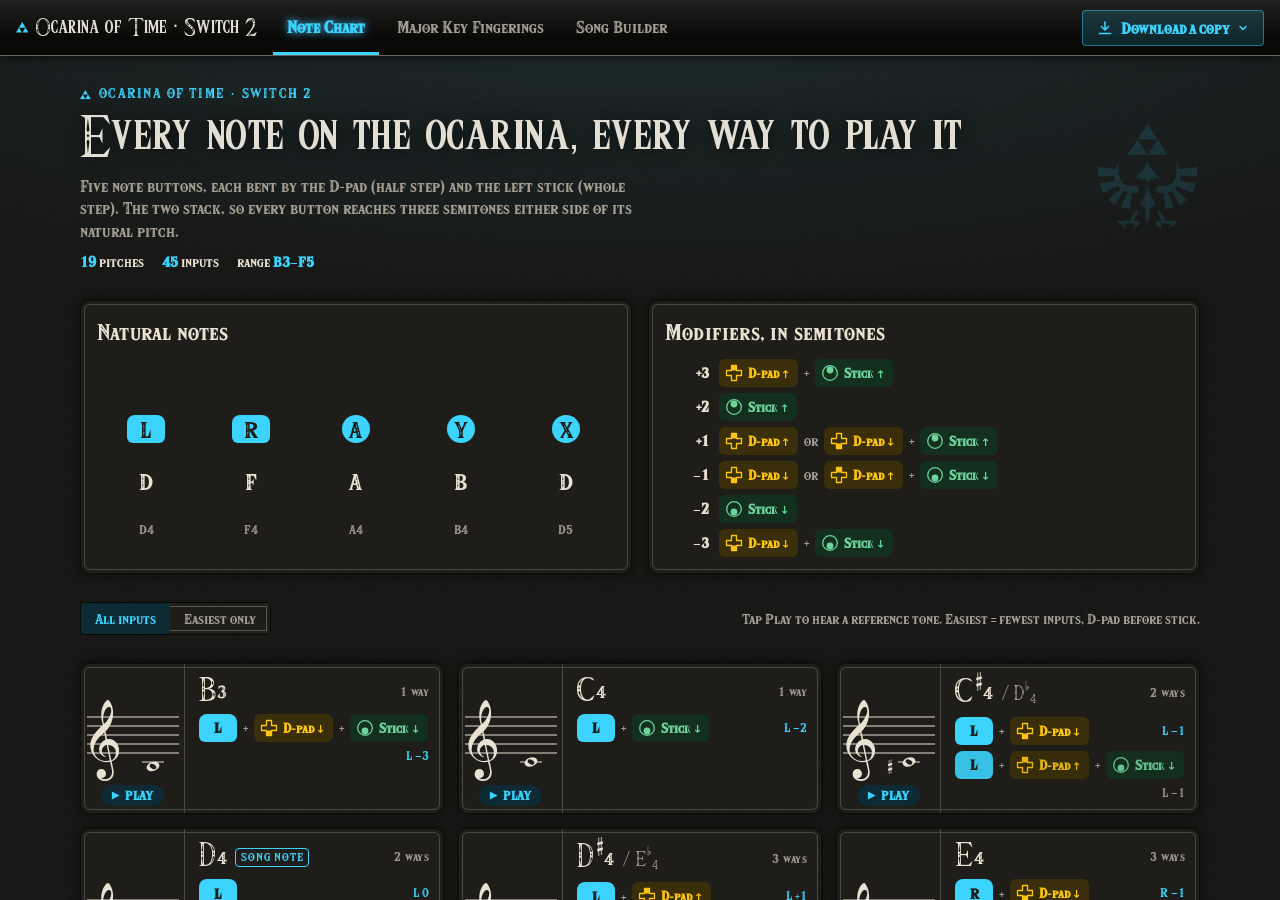
<file: index.html>
<!doctype html>
<html lang="en" data-palette="hyrule">
<head>
<meta charset="utf-8">
<meta name="viewport" content="width=device-width, initial-scale=1, viewport-fit=cover">
<title>Ocarina Note Charts</title>
<meta name="description" content="Note and fingering charts for the ocarina in The Legend of Zelda: Ocarina of Time on Nintendo Switch 2.">
<link rel="icon" href="data:image/svg+xml,%3Csvg xmlns='http://www.w3.org/2000/svg' viewBox='0 0 32 32'%3E%3Cellipse cx='16' cy='17' rx='13' ry='10' fill='%232443a3'/%3E%3Ccircle cx='11' cy='15' r='2' fill='%23fff'/%3E%3Ccircle cx='17' cy='13' r='2' fill='%23fff'/%3E%3Ccircle cx='22' cy='17' r='2' fill='%23fff'/%3E%3C/svg%3E">
<link rel="preconnect" href="https://fonts.googleapis.com">
<link rel="preconnect" href="https://fonts.gstatic.com" crossorigin>
<link rel="stylesheet" href="https://fonts.googleapis.com/css2?family=IBM+Plex+Sans:wght@400;500;600&family=IBM+Plex+Mono:wght@500;600&display=swap">
<style>
/* Colors match the two chart pages so the shell and the frame read as one page. */
:root {
  color-scheme: light dark;
  --paper: #eef1f6;
  --surface: #ffffff;
  --ink: #18203a;
  --muted: #5a6479;
  --line: #d3d9e4;
  --accent: #2443a3;
  --accent-soft: #e2e8f8;
  --shadow: 0 8px 24px rgb(24 32 58 / .14);
  --f-body: "IBM Plex Sans", system-ui, -apple-system, "Segoe UI", sans-serif;
  --f-mono: "IBM Plex Mono", ui-monospace, "SF Mono", Menlo, monospace;
  --bar-h: 56px;
}
@media (prefers-color-scheme: dark) {
  :root:not([data-theme="light"]) {
    --paper: #0e1320;
    --surface: #161d2d;
    --ink: #e5e9f2;
    --muted: #98a2b6;
    --line: #2a3347;
    --accent: #93a9ff;
    --accent-soft: #1e2948;
    --shadow: 0 8px 24px rgb(0 0 0 / .45);
  }
}
:root[data-theme="dark"] {
  --paper: #0e1320;
  --surface: #161d2d;
  --ink: #e5e9f2;
  --muted: #98a2b6;
  --line: #2a3347;
  --accent: #93a9ff;
  --accent-soft: #1e2948;
  --shadow: 0 8px 24px rgb(0 0 0 / .45);
}

*, *::before, *::after { box-sizing: border-box; }
html, body { height: 100%; }
body {
  margin: 0;
  display: flex;
  flex-direction: column;
  background: var(--paper);
  color: var(--ink);
  font: 15px/1.4 var(--f-body);
}

/* Top bar */
.bar {
  position: relative;
  z-index: 10;
  display: flex;
  align-items: stretch;
  gap: 16px;
  min-height: var(--bar-h);
  padding: env(safe-area-inset-top, 0px) max(16px, env(safe-area-inset-right)) 0 max(16px, env(safe-area-inset-left));
  background: var(--surface);
  border-bottom: 1px solid var(--line);
}
@font-face { font-family: "Hylia Serif"; src: url("fonts/HyliaSerifBeta-Regular.otf") format("opentype"); font-display: swap; }
@font-face { font-family: "Hylian Symbols"; src: url("fonts/HylianSymbols.ttf") format("truetype"); font-display: block; }
@font-face { font-family: "Triforce"; src: url("fonts/Triforce.ttf") format("truetype"); font-display: swap; }
/* Triforce for the site title, Hylia Serif for everything else (the fonts after it fill in missing characters). */
:root {
  --f-body: "Hylia Serif", "IBM Plex Sans", system-ui, -apple-system, "Segoe UI", sans-serif;
  --f-mono: "Hylia Serif", "IBM Plex Mono", ui-monospace, "SF Mono", Menlo, monospace;
}
.brand {
  align-self: center;
  display: flex;
  align-items: center;
  gap: 8px;
  margin: 0;
  font: 400 20px "Triforce", "Hylia Serif", Georgia, serif;
  font-synthesis: none;
  color: var(--ink);
  white-space: nowrap;
}
.brand .glyph {
  font: 400 15px "Hylian Symbols";
  color: var(--accent);
  user-select: none;
}

/* Tabs */
nav { display: flex; min-width: 0; }
.tabs li { display: flex; }
.tabs {
  display: flex;
  gap: 4px;
  margin: 0;
  padding: 0;
  list-style: none;
  min-width: 0;
}
.tabs a {
  display: flex;
  align-items: center;
  height: 100%;
  padding: 0 14px;
  color: var(--muted);
  font-weight: 500;
  text-decoration: none;
  white-space: nowrap;
  border-bottom: 3px solid transparent;
  border-top: 3px solid transparent;
}
.tabs a:hover { color: var(--ink); }
.tabs a[aria-current="page"] {
  color: var(--accent);
  font-weight: 600;
  border-bottom-color: var(--accent);
}
.tabs a:focus-visible,
.dl-btn:focus-visible,
.dl-menu a:focus-visible {
  outline: 2px solid var(--accent);
  outline-offset: -2px;
  border-radius: 6px;
}
.short { display: none; }

/* Download menu */
.dl {
  position: relative;
  margin-left: auto;
  align-self: center;
}
.dl-btn {
  display: inline-flex;
  align-items: center;
  gap: 8px;
  height: 36px;
  padding: 0 14px;
  font: 600 14px var(--f-body);
  color: var(--accent);
  background: var(--accent-soft);
  border: 1px solid transparent;
  border-radius: 8px;
  cursor: pointer;
  white-space: nowrap;
}
.dl-btn:hover { border-color: var(--accent); }
.dl-btn svg { width: 16px; height: 16px; flex: none; }
.dl-btn .chev { width: 12px; height: 12px; transition: transform .15s; }
.dl-btn[aria-expanded="true"] .chev { transform: rotate(180deg); }

.dl-menu {
  position: absolute;
  top: calc(100% + 8px);
  right: 0;
  width: 280px;
  max-width: calc(100vw - 32px);
  margin: 0;
  padding: 6px;
  list-style: none;
  background: var(--surface);
  border: 1px solid var(--line);
  border-radius: 10px;
  box-shadow: var(--shadow);
}
.dl-menu[hidden] { display: none; }
.dl-head {
  padding: 8px 10px 6px;
  font: 600 11px var(--f-mono);
  letter-spacing: .1em;
  text-transform: uppercase;
  color: var(--muted);
}
.dl-menu a {
  display: grid;
  grid-template-columns: 40px 1fr;
  align-items: center;
  gap: 2px 10px;
  padding: 10px;
  color: var(--ink);
  text-decoration: none;
  border-radius: 6px;
}
.dl-menu a:hover { background: var(--accent-soft); }
.badge {
  grid-row: span 2;
  display: grid;
  place-items: center;
  height: 32px;
  font: 600 11px var(--f-mono);
  color: var(--accent);
  border: 1px solid var(--line);
  border-radius: 6px;
}
.dl-menu strong { font-weight: 600; }
.dl-name { display: grid; gap: 6px; padding: 6px 10px 12px; margin-bottom: 4px; border-bottom: 1px solid var(--line); }
.dl-name label { font: 600 13px var(--f-body); color: var(--muted); }
.dl-name input {
  width: 100%; min-height: 40px; padding: 0 10px; font: 16px var(--f-body); color: var(--ink);
  background: var(--paper); border: 1px solid var(--line); border-radius: 8px;
}
.dl-name input:focus-visible { outline: 2px solid var(--accent); outline-offset: 1px; border-color: transparent; }
.dl-name small { color: var(--muted); font-size: 12px; }
.dl-menu small { color: var(--muted); font-size: 13px; }

/* Chart frames */
main { position: relative; flex: 1; min-height: 0; }
iframe {
  position: absolute;
  inset: 0;
  width: 100%;
  height: 100%;
  border: 0;
  background: var(--paper);
}
iframe[hidden] { display: none; }

@media (max-width: 760px) {
  .brand { display: none; }
}
@media (max-width: 520px) {
  .bar { gap: 8px; }
  .tabs a { padding: 0 10px; }
  .long { display: none; }
  .short { display: inline; }
  .dl-btn { padding: 0 10px; }
}
@media (prefers-reduced-motion: reduce) {
  .dl-btn .chev { transition: none; }
}
</style>
<link rel="stylesheet" href="theme.css">
</head>
<body>

<header class="bar">
  <p class="brand"><span class="glyph" aria-hidden="true">b</span>Ocarina of Time · Switch 2</p>

  <nav aria-label="Charts">
    <ul class="tabs" id="tabs"></ul>
  </nav>

  <div class="dl">
    <button class="dl-btn" id="dl-btn" type="button" aria-haspopup="true" aria-expanded="false" aria-controls="dl-menu">
      <svg viewBox="0 0 16 16" fill="none" stroke="currentColor" stroke-width="1.6" stroke-linecap="round" stroke-linejoin="round" aria-hidden="true"><path d="M8 2v8M4.5 6.5 8 10l3.5-3.5M2.5 13.5h11"/></svg>
      <span class="long">Download a copy</span><span class="short">Download</span>
      <svg class="chev" viewBox="0 0 12 12" fill="none" stroke="currentColor" stroke-width="1.6" stroke-linecap="round" stroke-linejoin="round" aria-hidden="true"><path d="m3 4.5 3 3 3-3"/></svg>
    </button>
    <ul class="dl-menu" id="dl-menu" hidden>
      <li class="dl-head" id="dl-head"></li>
      <li class="dl-name" id="dl-name" hidden>
        <label for="song-name">Song name</label>
        <input id="song-name" type="text" maxlength="120" autocomplete="off" spellcheck="true" enterkeyhint="done">
        <small>Used as the title and file name. Press Enter to download.</small>
      </li>
      <li><a id="dl-pdf" download>
        <span class="badge" aria-hidden="true">PDF</span>
        <strong>PDF</strong>
        <small id="dl-pdf-note"></small>
      </a></li>
      <li><a id="dl-md" download>
        <span class="badge" aria-hidden="true">MD</span>
        <strong>Markdown</strong>
        <small id="dl-md-note"></small>
      </a></li>
    </ul>
  </div>
</header>

<main id="frames"></main>

<script>
// Each tab: the HTML page it shows and the two files its download menu offers.
// To add a chart, add an entry here.
const CHARTS = [
  {
    id: "note-chart",
    label: "Note Chart",
    short: "Notes",
    page: "Zelda Switch 2 Ocarina Note Chart.html",
    pdf: { file: "downloadable-files/Ocarina Note Chart.pdf", note: "Printable · 206 KB" },
    md:  { file: "downloadable-files/Zelda Switch 2 Ocarina Note Chart.md", note: "Plain text · 1 KB" },
  },
  {
    id: "major-keys",
    label: "Major Key Fingerings",
    short: "Major keys",
    page: "Ocarina Major Key Fingerings.html",
    // Built from the fingerings on screen (the page's window.ocarinaExport); the files are a fallback.
    generated: true,
    pdf: { file: "downloadable-files/Ocarina Major Key Fingerings.pdf", note: "Printable · with your fingerings" },
    md:  { file: "downloadable-files/Ocarina Major Key Fingerings.md", note: "Plain text · with your fingerings" },
  },
  {
    id: "song-builder",
    label: "Song Builder",
    short: "Songs",
    page: "Ocarina Song Builder.html",
    // Markdown only, built from the song on screen. No static copy: there's nothing to download until you write a song.
    generated: true,
    nameable: true, // shows the song name field in the download menu (stored by the page)
    md:  { file: null, note: "Your song as a numbered list" },
  },
];

const tabsEl = document.getElementById("tabs");
const framesEl = document.getElementById("frames");
const btn = document.getElementById("dl-btn");
const menu = document.getElementById("dl-menu");
const enc = (path) => path.split("/").map(encodeURIComponent).join("/");
const frames = {};
let current = null;

// Build tabs. Frames are created on first visit and kept, so switching back keeps your scroll position.
for (const c of CHARTS) {
  const li = document.createElement("li");
  const a = document.createElement("a");
  a.href = "#" + c.id;
  a.dataset.id = c.id;
  a.innerHTML = `<span class="long"></span><span class="short"></span>`;
  a.querySelector(".long").textContent = c.label;
  a.querySelector(".short").textContent = c.short;
  li.append(a);
  tabsEl.append(li);
}

function show(id) {
  const chart = CHARTS.find((c) => c.id === id) || CHARTS[0];
  current = chart;

  if (!frames[chart.id]) {
    const f = document.createElement("iframe");
    f.src = enc(chart.page);
    f.title = chart.label;
    framesEl.append(f);
    frames[chart.id] = f;
  }
  for (const [key, f] of Object.entries(frames)) f.hidden = key !== chart.id;

  for (const a of tabsEl.querySelectorAll("a")) {
    if (a.dataset.id === chart.id) a.setAttribute("aria-current", "page");
    else a.removeAttribute("aria-current");
  }

  document.getElementById("dl-head").textContent = chart.label;
  for (const kind of ["pdf", "md"]) {
    const link = document.getElementById("dl-" + kind);
    // A chart can offer just one kind; a generated-only download has no static file behind it.
    link.closest("li").hidden = !chart[kind];
    if (!chart[kind]) continue;
    const file = chart[kind].file;
    if (file) { link.href = enc(file); link.download = file.split("/").pop(); }
    else { link.href = "#"; link.removeAttribute("download"); }
    document.getElementById(`dl-${kind}-note`).textContent = chart[kind].note;
  }

  document.title = `${chart.label} · Ocarina Note Charts`;
  closeMenu();
}

// Download menu
const nameRow = document.getElementById("dl-name"), nameInput = document.getElementById("song-name");
const pageApi = () => frames[current.id]?.contentWindow?.ocarinaExport;
function openMenu() {
  const api = current.nameable && pageApi();
  nameRow.hidden = !(api && api.setName);
  if (!nameRow.hidden) {
    nameInput.value = api.getName() || "";
    nameInput.placeholder = api.defaultName || "";
  }
  menu.hidden = false;
  btn.setAttribute("aria-expanded", "true");
  if (!nameRow.hidden) nameInput.focus();
}
nameInput.addEventListener("input", () => pageApi()?.setName?.(nameInput.value));
nameInput.addEventListener("keydown", e => {
  if (e.key !== "Enter") return;
  e.preventDefault();
  document.getElementById("dl-md").click();
});
function closeMenu(focusButton) {
  if (menu.hidden) return;
  menu.hidden = true;
  btn.setAttribute("aria-expanded", "false");
  if (focusButton) btn.focus();
}
btn.addEventListener("click", () => (menu.hidden ? openMenu() : closeMenu()));
menu.addEventListener("click", (e) => { if (e.target.closest("a")) closeMenu(); });
document.addEventListener("click", (e) => { if (!e.target.closest(".dl")) closeMenu(); });
document.addEventListener("keydown", (e) => { if (e.key === "Escape") closeMenu(true); });
// Clicking inside a chart frame doesn't reach this document, so close the menu when the page loses focus.
window.addEventListener("blur", () => closeMenu());

// Personalized downloads: ask the chart page to build the file instead of fetching the static copy.
const btnLabel = btn.querySelector(".long"), btnShort = btn.querySelector(".short");
function setBusy(text) {
  btn.disabled = !!text;
  btn.style.cursor = text ? "progress" : "";
  btnLabel.textContent = text || "Download a copy";
  btnShort.textContent = text ? "Building…" : "Download";
}
function saveBlob(blob, filename) {
  const url = URL.createObjectURL(blob);
  const a = document.createElement("a");
  a.href = url;
  a.download = filename;
  document.body.append(a);
  a.click();
  a.remove();
  setTimeout(() => URL.revokeObjectURL(url), 10000);
}
for (const kind of ["pdf", "md"]) {
  const link = document.getElementById("dl-" + kind);
  link.addEventListener("click", async (e) => {
    const api = current.generated && frames[current.id]?.contentWindow?.ocarinaExport;
    if (!api || !api[kind]) {
      if (!current[kind]?.file) e.preventDefault(); // nothing static to fall back on
      return; // otherwise the link downloads the static file
    }
    e.preventDefault();
    closeMenu();
    setBusy(kind === "pdf" ? "Building PDF…" : "Building file…");
    try {
      const { blob, filename } = await api[kind]();
      saveBlob(blob, filename);
    } catch (err) {
      console.error(err);
      if (current[kind]?.file) saveBlob(await (await fetch(link.href)).blob(), link.download);
    } finally {
      setBusy(null);
    }
  });
}

window.addEventListener("hashchange", () => show(location.hash.slice(1)));
show(location.hash.slice(1));
</script>
</body>
</html>
</file>
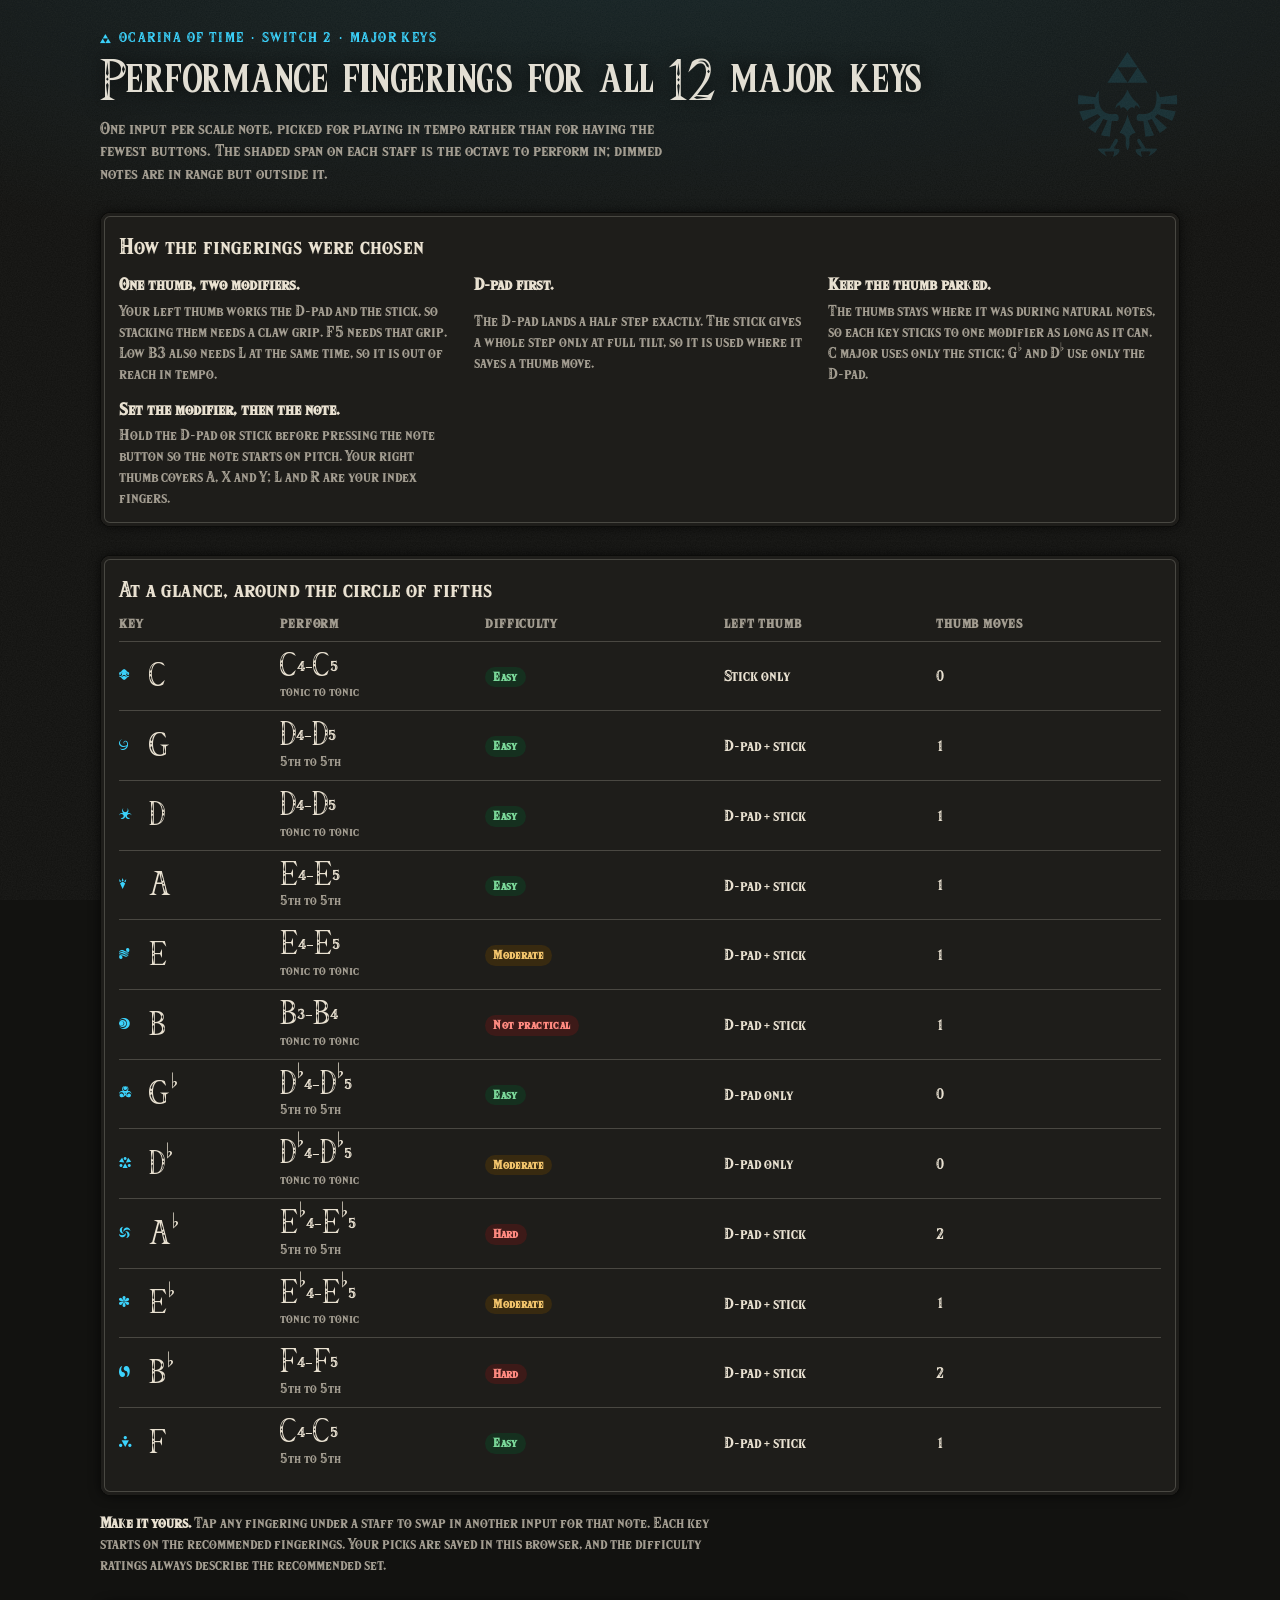
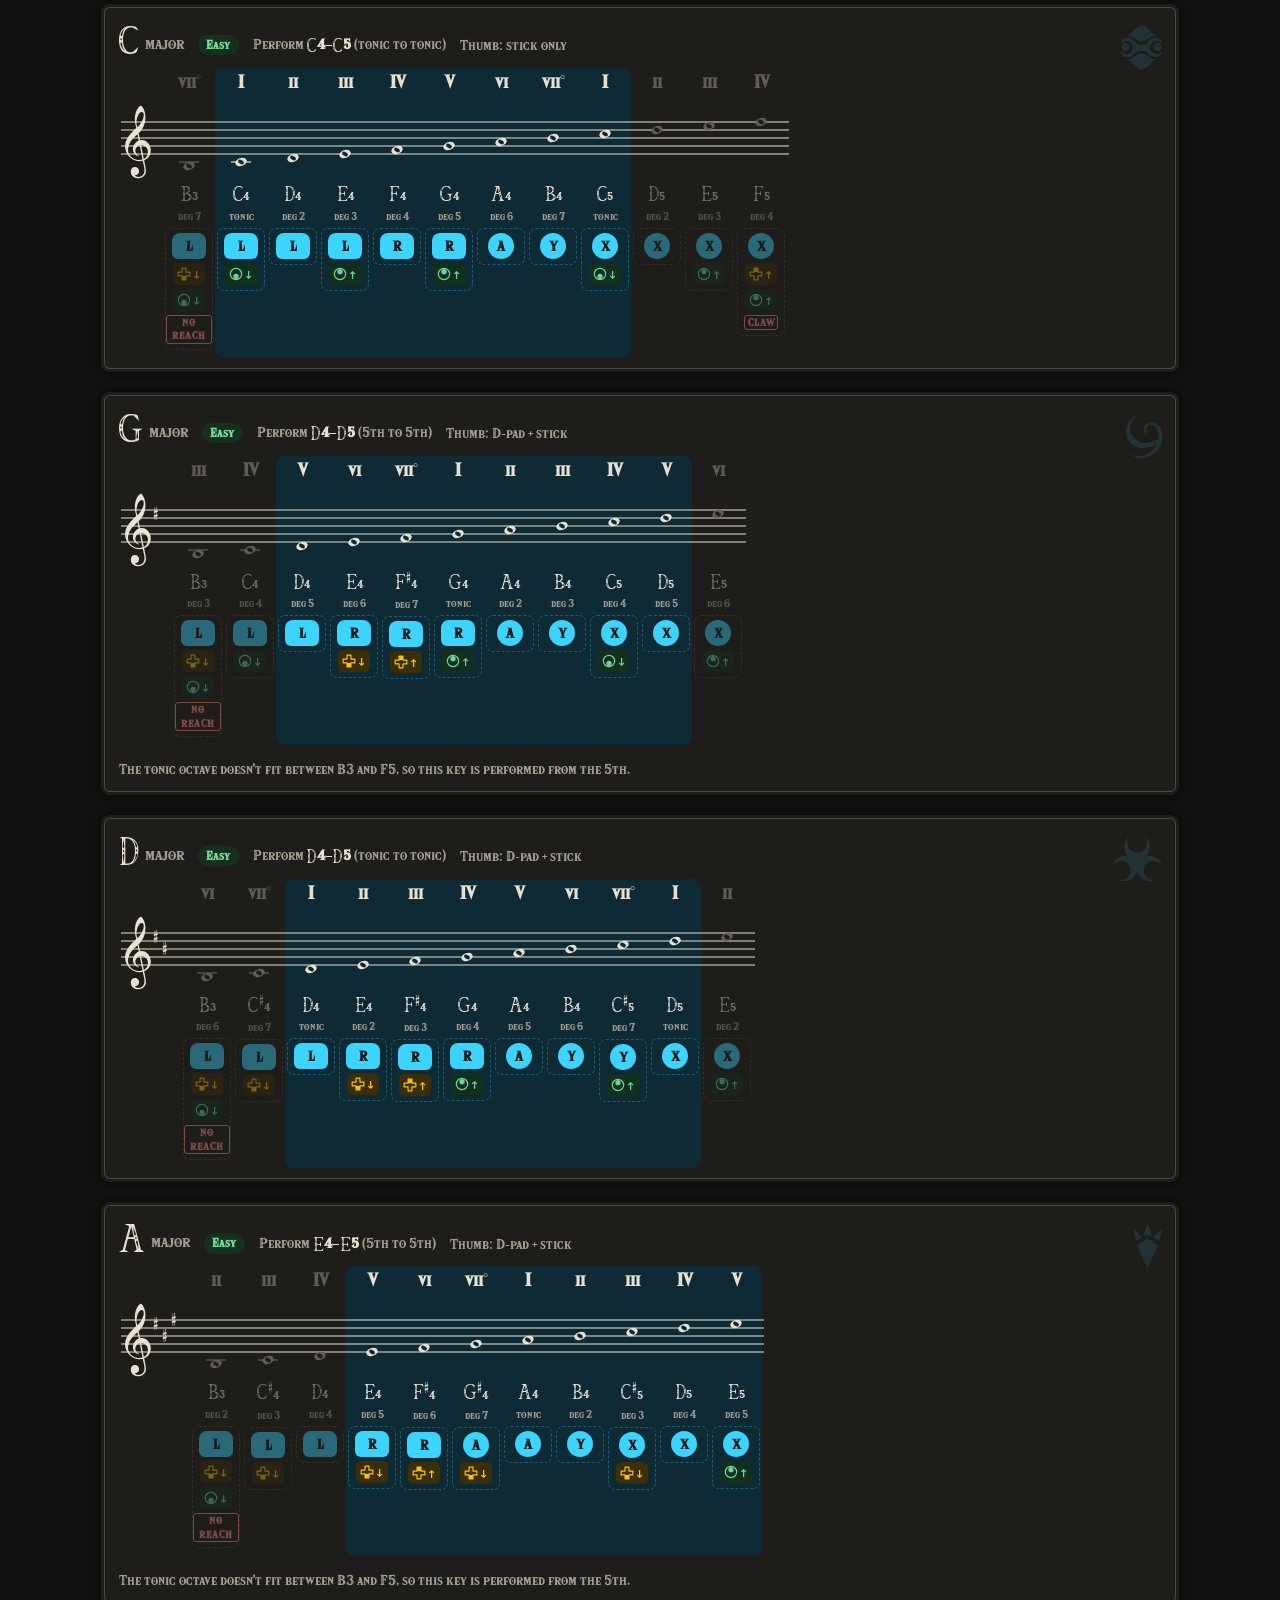
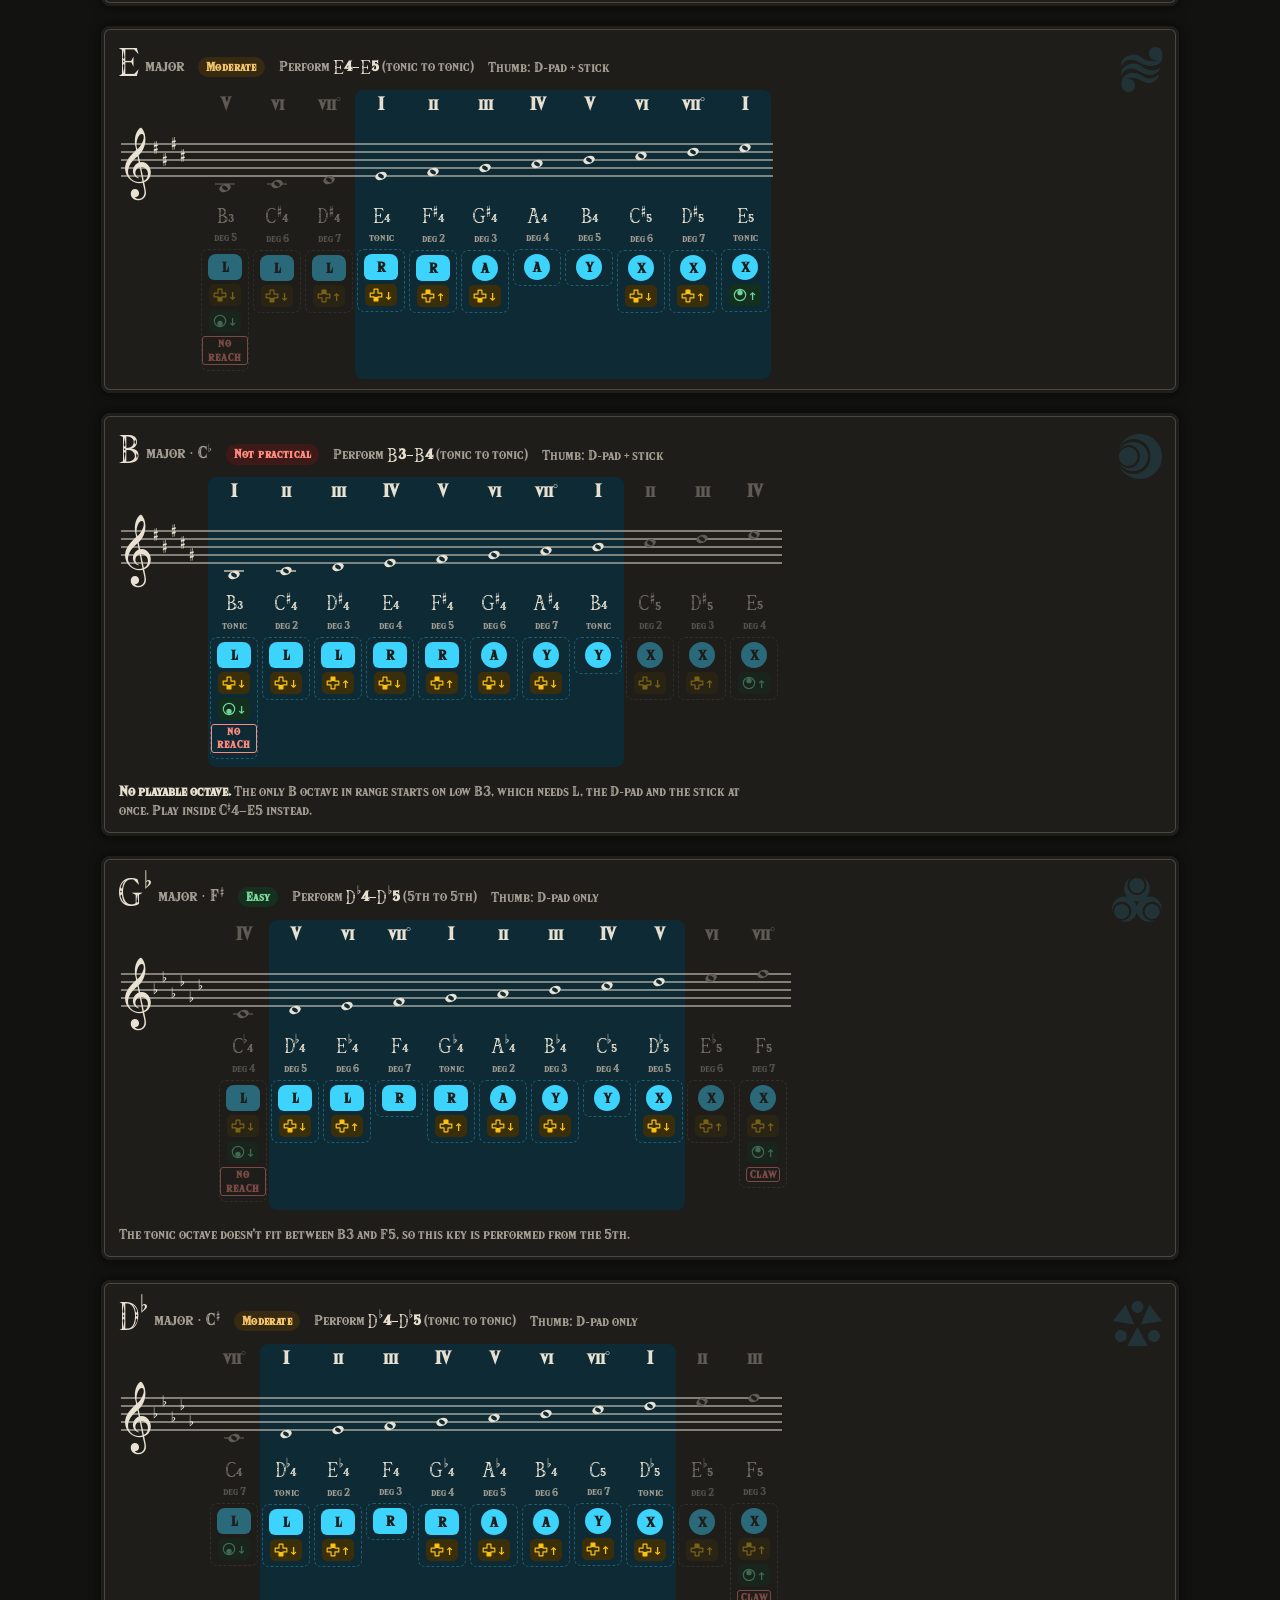
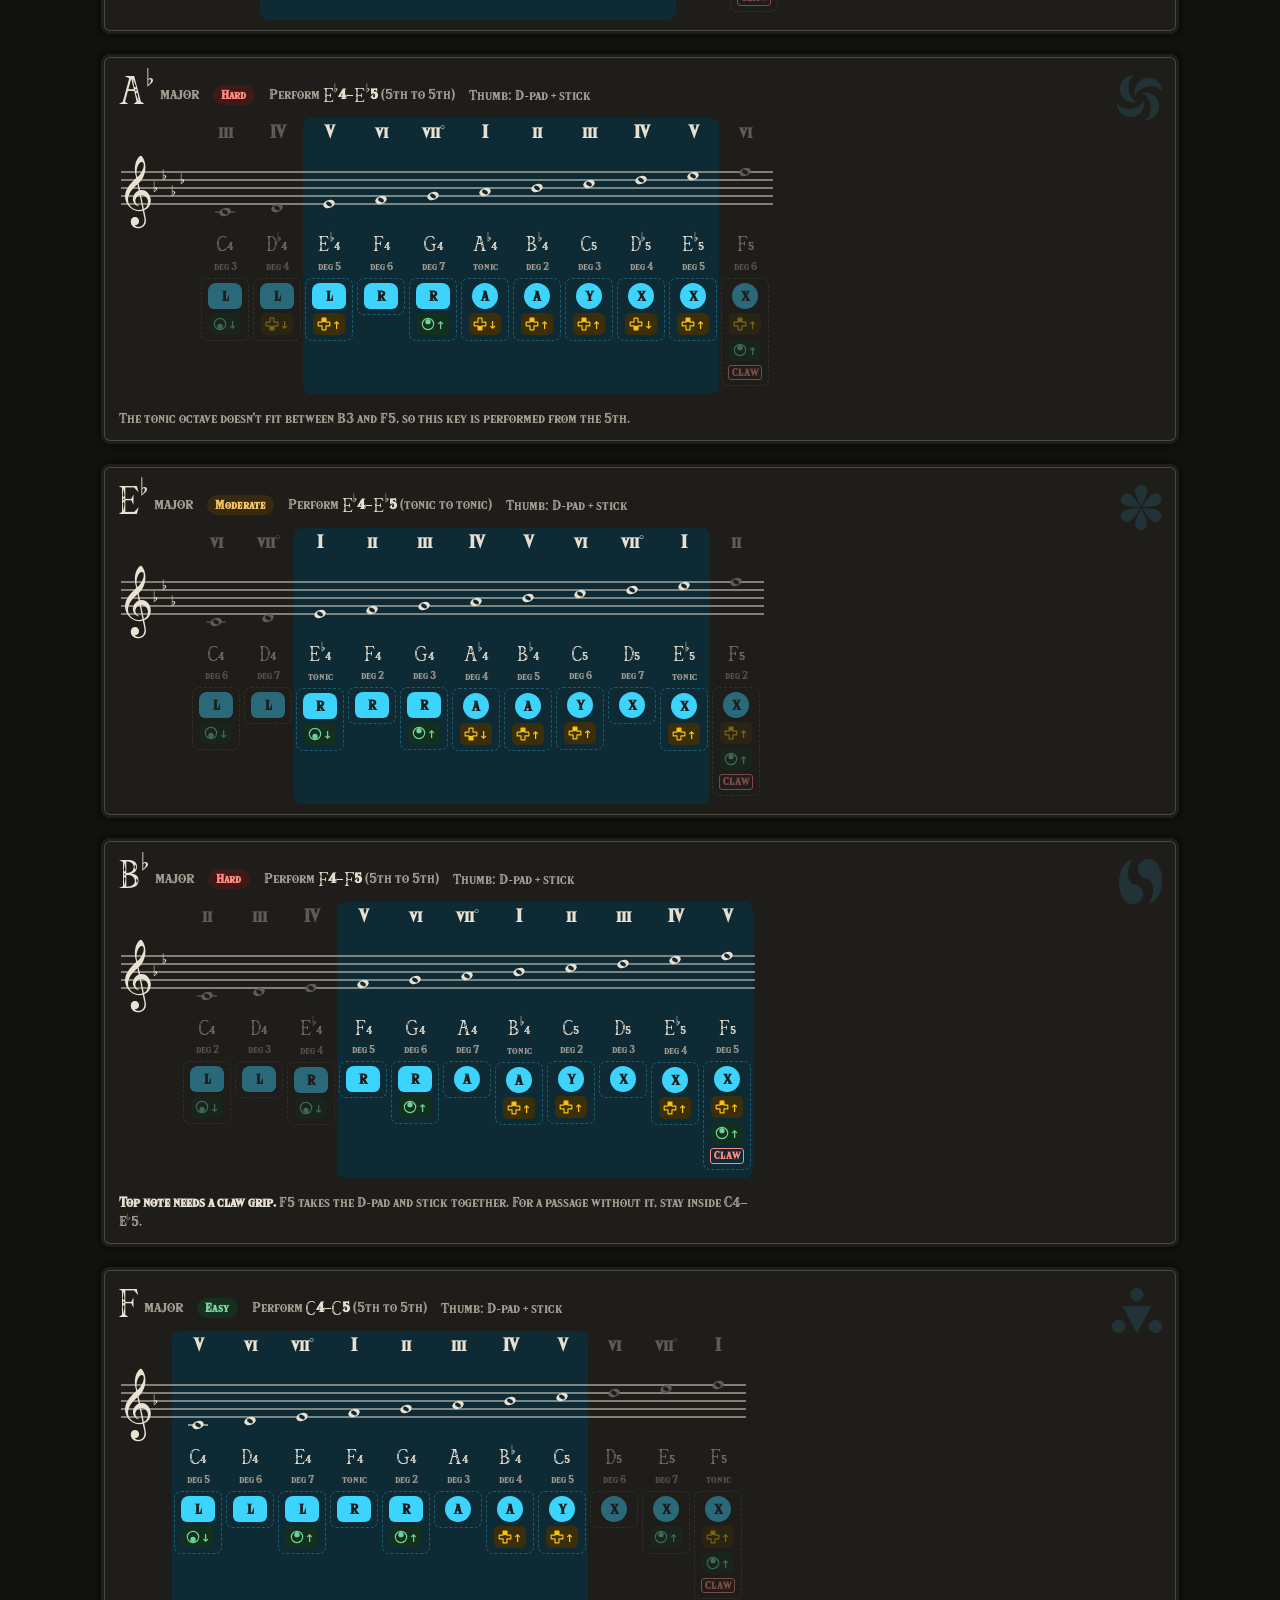
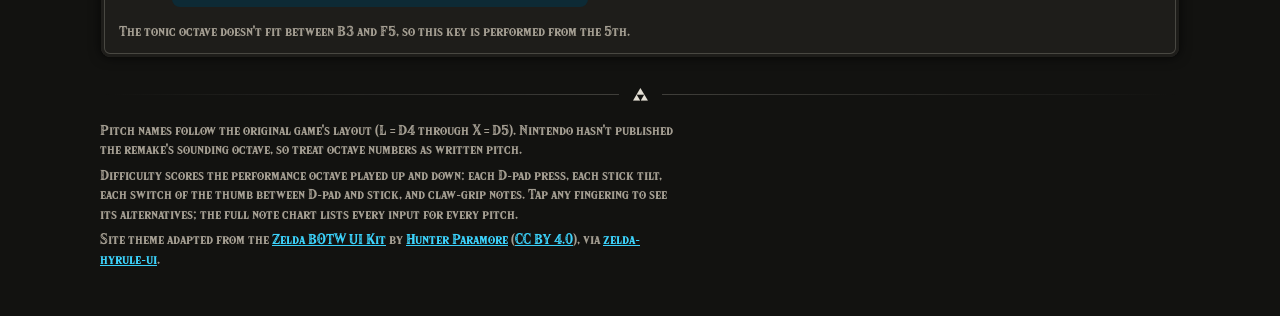
<file: Ocarina Major Key Fingerings.html>
<!doctype html><html data-palette="hyrule"><head><meta charset=utf8><meta name=viewport content="width=device-width,initial-scale=1,viewport-fit=cover"><style>:root{color-scheme:light;box-sizing:border-box;padding-top:env(safe-area-inset-top,0px);padding-bottom:env(safe-area-inset-bottom,0px)}html{scroll-padding-top:env(safe-area-inset-top,0px)}body{margin:0;padding:0;font:14px -apple-system,BlinkMacSystemFont,sans-serif;background:#fff;color:#000}img{max-width:100%}[hidden]:not([hidden=until-found i]){display:none!important}</style></head><body>
<title>Ocarina Major Key Fingerings</title>
<meta name="claude:viewport-fit-sides" content="cover">
<link rel="preconnect" href="https://fonts.googleapis.com">
<link rel="preconnect" href="https://fonts.gstatic.com" crossorigin>
<link rel="stylesheet" href="https://fonts.googleapis.com/css2?family=Bodoni+Moda:opsz,wght@6..96,500;6..96,700&family=IBM+Plex+Sans:wght@400;500;600&family=IBM+Plex+Mono:wght@500;600&family=Noto+Music&display=swap">
<style>
/* Layout: summary table up top, then one engraved staff per key with the chosen input stacked under each note; the performance octave is shaded. */
:root {
  --paper: #eef1f6;
  --surface: #ffffff;
  --ink: #18203a;
  --muted: #5a6479;
  --line: #d3d9e4;
  --accent: #2443a3;
  --accent-soft: #e2e8f8;
  --dpad: #9a5a07;
  --dpad-soft: #fbefdc;
  --stick: #0c6e60;
  --stick-soft: #dcf2ee;
  --warn: #b3261e;
  --warn-soft: #fbe3e1;
  --ok: #1d6b35;
  --ok-soft: #dff1e4;
  --mid: #8a5a00;
  --mid-soft: #f8ecd4;
  --staff: #18203a;
  --dim: #a6aec0;
  --accent-line: rgb(36 67 163 / .3);
  --f-display: "Bodoni Moda", "Didot", "Bodoni 72", Georgia, serif;
  --f-body: "IBM Plex Sans", system-ui, -apple-system, "Segoe UI", sans-serif;
  --f-mono: "IBM Plex Mono", ui-monospace, "SF Mono", Menlo, monospace;
  --f-music: "Noto Music", "Bravura Text", "Segoe UI Symbol", "Apple Symbols", serif;
}
@media (prefers-color-scheme: dark) {
  :root:not([data-theme="light"]) {
    --paper: #0e1320; --surface: #161d2d; --ink: #e5e9f2; --muted: #98a2b6; --line: #2a3347;
    --accent: #93a9ff; --accent-soft: #1e2948; --dpad: #f2b45d; --dpad-soft: #3a2a12;
    --stick: #56d4bb; --stick-soft: #12352f; --warn: #ff8a80; --warn-soft: #3d1a18;
    --ok: #7bd99a; --ok-soft: #15301f; --mid: #f2c46b; --mid-soft: #382a10;
    --staff: #e5e9f2; --dim: #4c5670; --accent-line: rgb(147 169 255 / .3); color-scheme: dark;
  }
}
:root[data-theme="dark"] {
  --paper: #0e1320; --surface: #161d2d; --ink: #e5e9f2; --muted: #98a2b6; --line: #2a3347;
  --accent: #93a9ff; --accent-soft: #1e2948; --dpad: #f2b45d; --dpad-soft: #3a2a12;
  --stick: #56d4bb; --stick-soft: #12352f; --warn: #ff8a80; --warn-soft: #3d1a18;
  --ok: #7bd99a; --ok-soft: #15301f; --mid: #f2c46b; --mid-soft: #382a10;
  --staff: #e5e9f2; --dim: #4c5670; --accent-line: rgb(147 169 255 / .3); color-scheme: dark;
}

body { background: var(--paper); color: var(--ink); font-family: var(--f-body); font-size: 15px; line-height: 1.5; }
.wrap {
  max-width: 1080px; margin: 0 auto; padding-block: 28px 48px;
  padding-left: max(16px, env(safe-area-inset-left, 0px));
  padding-right: max(16px, env(safe-area-inset-right, 0px));
  display: grid; gap: 28px;
}
header { display: grid; gap: 10px; }
.eyebrow { font-family: var(--f-mono); font-size: 12px; letter-spacing: .12em; text-transform: uppercase; color: var(--accent); }
h1 { font-family: var(--f-display); font-weight: 700; font-size: clamp(30px, 6vw, 46px); line-height: 1.05; margin: 0; text-wrap: balance; letter-spacing: -.01em; }
.lede { margin: 0; color: var(--muted); max-width: 64ch; }

.panel { background: var(--surface); border: 1px solid var(--line); border-radius: 10px; padding: 18px; display: grid; gap: 12px; min-width: 0; }
.panel h2, .sec { margin: 0; font-family: var(--f-mono); font-size: 12px; letter-spacing: .1em; text-transform: uppercase; color: var(--muted); font-weight: 600; }
.rules { margin: 0; padding: 0; list-style: none; display: grid; grid-template-columns: repeat(auto-fit, minmax(260px, 1fr)); gap: 14px 22px; }
.rules li { display: grid; gap: 4px; min-width: 0; }
.rules b { font-weight: 600; }
.rules span { color: var(--muted); font-size: 14px; }

/* summary table */
.tablewrap { overflow-x: auto; }
table { border-collapse: collapse; width: 100%; font-size: 14px; }
.small { font-size: 12px; }
th { text-align: left; font-family: var(--f-mono); font-size: 11px; letter-spacing: .08em; text-transform: uppercase; color: var(--muted); font-weight: 600; padding: 0 10px 8px 0; border-bottom: 1px solid var(--line); }
td { padding: 9px 10px 9px 0; border-bottom: 1px solid var(--line); vertical-align: middle; font-variant-numeric: tabular-nums; }
tr:last-child td { border-bottom: 0; }
td a { color: var(--ink); text-decoration: none; font-family: var(--f-display); font-weight: 700; font-size: 18px; }
td a:hover { color: var(--accent); }
td a:focus-visible { outline: 2px solid var(--accent); outline-offset: 2px; border-radius: 2px; }
.mono { font-family: var(--f-mono); font-size: 13px; }
.muted { color: var(--muted); }

.pill { display: inline-block; font-family: var(--f-mono); font-size: 11px; font-weight: 600; letter-spacing: .04em; padding: 2px 8px; border-radius: 999px; white-space: nowrap; }
.pill.Easy { background: var(--ok-soft); color: var(--ok); }
.pill.Moderate { background: var(--mid-soft); color: var(--mid); }
.pill.Hard, .pill.Not { background: var(--warn-soft); color: var(--warn); }
.thumb { display: inline-flex; gap: 4px; align-items: center; }

/* chips */
.btn { display: inline-grid; place-items: center; font-family: var(--f-mono); font-weight: 600; font-size: 12px; color: var(--surface); background: var(--accent); width: 26px; height: 26px; border-radius: 50%; }
.btn.sh { width: 34px; border-radius: 8px 8px 6px 6px; }
.m { display: inline-flex; align-items: center; gap: 2px; height: 22px; padding: 0 5px 0 4px; border-radius: 5px; font-family: var(--f-mono); font-size: 12px; font-weight: 600; }
.m svg { width: 14px; height: 14px; display: block; }
.m.dpad { background: var(--dpad-soft); color: var(--dpad); }
.m.stick { background: var(--stick-soft); color: var(--stick); }

/* key cards */
.keys { display: grid; gap: 18px; }
.card { background: var(--surface); border: 1px solid var(--line); border-radius: 10px; display: grid; min-width: 0; scroll-margin-top: 16px; }
.card-head { display: flex; flex-wrap: wrap; align-items: baseline; gap: 6px 14px; padding: 16px 18px 6px; }
.card-head h3 { margin: 0; font-family: var(--f-display); font-weight: 700; font-size: 28px; line-height: 1; }
.card-head h3 small { font-family: var(--f-body); font-weight: 400; font-size: 15px; color: var(--muted); margin-left: 6px; }
.card-head .facts { display: flex; flex-wrap: wrap; gap: 6px 14px; align-items: center; font-size: 13px; color: var(--muted); }
.card-head .facts b { color: var(--ink); font-weight: 600; font-family: var(--f-mono); font-size: 13px; }
.scroll { overflow-x: auto; padding: 4px 18px 14px; }
.score { width: max-content; }
.score svg { display: block; }
.cols { display: grid; }
.col { display: grid; justify-items: center; align-content: start; gap: 4px; padding: 6px 0 8px; }
.col.in { background: var(--accent-soft); }
.col.in.first { border-radius: 0 0 0 8px; }
.col.in.last { border-radius: 0 0 8px 0; }
.col .lab { font-family: var(--f-display); font-weight: 700; font-size: 15px; line-height: 1.1; }
.col .lab sub { font-family: var(--f-body); font-weight: 500; font-size: 10px; vertical-align: baseline; position: relative; top: .2em; }
.col .deg { font-family: var(--f-mono); font-size: 10px; color: var(--muted); }
.col.out { opacity: .42; }
.flag { font-family: var(--f-mono); font-size: 9px; font-weight: 600; letter-spacing: .06em; text-transform: uppercase; color: var(--warn); border: 1px solid var(--warn); border-radius: 3px; padding: 0 3px; }
.note { margin: 0; padding: 0 18px 16px; font-size: 13px; color: var(--muted); max-width: 80ch; }
.note b { color: var(--ink); font-weight: 600; }

/* swappable fingerings */
.hint { margin: -12px 0 0; font-size: 14px; color: var(--muted); max-width: 72ch; }
.hint b { color: var(--ink); font-weight: 600; }
.pick {
  display: grid; justify-items: center; align-content: start; gap: 4px;
  width: 48px; padding: 4px 0 5px; margin: 0;
  font: inherit; color: inherit; background: transparent;
  border: 1px dashed var(--line); border-radius: 7px; cursor: pointer;
}
.col.in .pick { border-color: var(--accent-line); }
.pick:hover { background: var(--surface); border-style: solid; border-color: var(--accent); }
.pick:focus-visible { outline: 2px solid var(--accent); outline-offset: 1px; }
.pick[aria-expanded="true"] { background: var(--surface); border: 1px solid var(--accent); }
.col.edited .pick { border: 2px solid var(--accent); padding: 3px 0 4px; background: var(--surface); }
.col.edited .deg { color: var(--accent); font-weight: 600; }

.custom { display: inline-flex; align-items: center; gap: 8px; font-size: 13px; color: var(--accent); font-weight: 600; }
.custom[hidden] { display: none; }
.reset {
  font: 500 13px var(--f-body); color: var(--muted); background: none; border: 0; padding: 0;
  text-decoration: underline; text-underline-offset: 2px; cursor: pointer;
}
.reset:hover { color: var(--ink); }
.reset:focus-visible { outline: 2px solid var(--accent); outline-offset: 2px; border-radius: 2px; }

.picker {
  position: absolute; z-index: 20; width: max-content; min-width: 210px; max-width: calc(100vw - 16px);
  margin: 0; padding: 6px; list-style: none;
  background: var(--surface); border: 1px solid var(--line); border-radius: 10px;
  box-shadow: 0 10px 28px rgb(0 0 0 / .22);
}
.picker[hidden] { display: none; }
.picker-head { padding: 6px 8px 8px; font-family: var(--f-mono); font-size: 11px; font-weight: 600; letter-spacing: .08em; text-transform: uppercase; color: var(--muted); }
.picker-head b { font-family: var(--f-display); font-size: 15px; letter-spacing: 0; text-transform: none; color: var(--ink); }
.opt {
  display: flex; align-items: center; gap: 4px; width: 100%; min-height: 40px; padding: 6px 8px;
  font: inherit; color: var(--ink); text-align: left; background: none; border: 0; border-radius: 6px; cursor: pointer;
}
.opt:hover, .opt:focus-visible { background: var(--accent-soft); outline: none; }
.opt .check { width: 16px; flex: none; color: var(--accent); font-weight: 700; text-align: center; }
.opt .tags { margin-left: auto; padding-left: 12px; display: inline-flex; gap: 6px; align-items: center; }
.opt .rec { font-family: var(--f-mono); font-size: 10px; font-weight: 600; letter-spacing: .06em; text-transform: uppercase; color: var(--ok); }

footer { font-size: 13px; color: var(--muted); display: grid; gap: 6px; }
footer p { margin: 0; max-width: 72ch; }

/* ---------- Hylian type and ornaments (fonts/ folder) ---------- */
@font-face { font-family: "Hylia Serif"; src: url("fonts/HyliaSerifBeta-Regular.otf") format("opentype"); font-display: swap; }
@font-face { font-family: "Hylian Symbols"; src: url("fonts/HylianSymbols.ttf") format("truetype"); font-display: block; }
@font-face { font-family: "Triforce"; src: url("fonts/Triforce.ttf") format("truetype"); font-display: swap; }
/* Triforce for the page title, Hylia Serif for everything else. The fonts after Hylia Serif
   only fill in characters it doesn't have (↑ ↓ ♭ ♯ · – °). */
:root {
  --f-main: "Triforce", "Hylia Serif", Georgia, serif;
  --f-hylia: "Hylia Serif", "Bodoni Moda", Georgia, serif;
  --f-display: "Hylia Serif", "Bodoni Moda", "Didot", Georgia, serif;
  --f-body: "Hylia Serif", "IBM Plex Sans", system-ui, -apple-system, "Segoe UI", sans-serif;
  --f-mono: "Hylia Serif", "IBM Plex Mono", ui-monospace, "SF Mono", Menlo, monospace;
}
/* Headings: single-weight fonts, so turn off faux bold. */
h1, .panel h2, .card-head h3 { font-family: var(--f-hylia); font-weight: 400; font-synthesis: none; }
h1 { font-family: var(--f-main); letter-spacing: .01em; line-height: 1.1; }
.panel h2 { font-size: 20px; letter-spacing: .01em; text-transform: none; color: var(--ink); }
.card-head h3 { font-size: 32px; }
/* Note names on the cards use Triforce's decorative capitals; ♯ ♭ come from the serif after it. */
:root { --f-note: "Triforce", "Bodoni Moda", Georgia, serif; }
.col .lab { font-family: var(--f-note); font-weight: 400; font-synthesis: none; font-size: 17px; }
/* Same capitals in the "At a glance" table: the key names and the note letters in each range. */
td a, .range .nn, .card-head .nn { font-family: var(--f-note); font-weight: 400; font-synthesis: none; }
td a, .range .nn { font-size: 27px; line-height: 1.1; }
.card-head .facts .nn { font-size: 16px; }
/* Sharps and flats: superscript beside their letter (added by raiseAccidentals). */
.acc { font-family: "Bodoni Moda", var(--f-music); font-weight: 400; font-style: normal; font-size: max(.88em, 12px); line-height: 0; vertical-align: .5em; margin-left: .04em; }
/* Ranges set their letters larger than the text around them, so size the accidental to the letter. */
.range .acc { font-size: 24px; }
.card-head .facts .acc { font-size: 14px; }

.glyph { font-family: "Hylian Symbols"; font-weight: 400; font-style: normal; line-height: 1; letter-spacing: 0; text-transform: none; user-select: none; }
.eyebrow .glyph { font-size: 13px; margin-right: 8px; vertical-align: -1px; }
header { position: relative; }
.crest { position: absolute; right: 0; top: 50%; transform: translateY(-50%); font-size: 150px; color: var(--accent); opacity: .1; pointer-events: none; }
@media (min-width: 720px) { header { padding-right: 190px; } }
@media (max-width: 719px) { .crest { display: none; } }

.ornament { display: flex; align-items: center; gap: 14px; margin-bottom: 10px; color: var(--accent); }
.ornament::before, .ornament::after { content: ""; flex: 1; height: 1px; background: var(--line); }
.ornament .glyph { font-size: 18px; }

/* One emblem per key: a watermark on its card and a marker in the summary table. */
.card { position: relative; }
.emblem { position: absolute; top: 12px; right: 16px; font-size: 64px; color: var(--accent); opacity: .12; pointer-events: none; }
.emblem-sm { display: inline-block; width: 22px; margin-right: 8px; font-size: 16px; color: var(--accent); vertical-align: 1px; }

/* Off-screen copy of the page used to build the PDF download (light colors, no controls). */
.exporting {
  position: absolute; left: -10000px; top: 0; width: 820px; max-width: none;
  padding: 0; display: block; background: var(--paper); color: var(--ink); color-scheme: light;
}
.exporting > * + * { margin-top: 0; }
.exporting .scroll { overflow: visible; }
.exporting .reset, .exporting .hint, .exporting .picker { display: none !important; }
.exporting .pick { border: 0; padding: 4px 0 5px; background: none; }
.exporting .col.edited .pick { border: 2px solid var(--accent); padding: 2px 0 3px; background: var(--surface); }
.exporting .export-note { margin: 4px 0 0; font-size: 14px; color: var(--muted); }
.exporting .export-note b { color: var(--accent); font-weight: 600; }

@media (max-width: 480px) {
  .mv { display: none; }
  .card-head { padding: 14px 14px 4px; }
  .scroll { padding: 4px 14px 12px; }
  .note { padding: 0 14px 14px; }
}
@media print {
  @page { size: letter; margin: 0.45in; }
  :root { --paper: #ffffff; --surface: #ffffff; --ink: #18203a; --muted: #5a6479; --line: #d3d9e4;
    --accent: #2443a3; --accent-soft: #e8edf9; --dpad: #9a5a07; --dpad-soft: #fbefdc; --stick: #0c6e60; --stick-soft: #dcf2ee;
    --warn: #b3261e; --warn-soft: #fbe3e1; --ok: #1d6b35; --ok-soft: #dff1e4; --mid: #8a5a00; --mid-soft: #f8ecd4; --staff: #18203a; --dim: #a6aec0; color-scheme: light; }
  * { -webkit-print-color-adjust: exact; print-color-adjust: exact; }
  .wrap { padding: 0; gap: 18px; max-width: none; }
  h1 { font-size: 32px; }
  .card, .panel { break-inside: avoid; }
  .scroll { overflow: visible; }
  .summary { break-after: page; }
  .hint, .reset, .picker { display: none !important; }
  .pick, .col.edited .pick { border: 0; padding: 4px 0 5px; background: none; }
}
</style>
<link rel="stylesheet" href="theme.css">

<div class="wrap">
  <header>
    <span class="crest glyph" aria-hidden="true">k</span>
    <div class="eyebrow"><span class="glyph" aria-hidden="true">b</span>Ocarina of Time · Switch 2 · Major keys</div>
    <h1>Performance fingerings for all 12 major keys</h1>
    <p class="lede">One input per scale note, picked for playing in tempo rather than for having the fewest buttons. The shaded span on each staff is the octave to perform in; dimmed notes are in range but outside it.</p>
  </header>

  <section class="panel" aria-labelledby="rules-h">
    <h2 id="rules-h">How the fingerings were chosen</h2>
    <ul class="rules">
      <li><b>One thumb, two modifiers.</b><span>Your left thumb works the D-pad and the stick, so stacking them needs a claw grip. F5 needs that grip. Low B3 also needs L at the same time, so it is out of reach in tempo.</span></li>
      <li><b>D-pad first.</b><span>The D-pad lands a half step exactly. The stick gives a whole step only at full tilt, so it is used where it saves a thumb move.</span></li>
      <li><b>Keep the thumb parked.</b><span>The thumb stays where it was during natural notes, so each key sticks to one modifier as long as it can. C major uses only the stick; G♭ and D♭ use only the D-pad.</span></li>
      <li><b>Set the modifier, then the note.</b><span>Hold the D-pad or stick before pressing the note button so the note starts on pitch. Your right thumb covers A, X and Y; L and R are your index fingers.</span></li>
    </ul>
  </section>

  <section class="panel summary" aria-labelledby="sum-h">
    <h2 id="sum-h">At a glance, around the circle of fifths</h2>
    <div class="tablewrap">
      <table>
        <thead><tr><th>Key</th><th>Perform</th><th>Difficulty</th><th>Left thumb</th><th class="mv">Thumb moves</th></tr></thead>
        <tbody id="sumBody"></tbody>
      </table>
    </div>
  </section>

  <p class="hint"><b>Make it yours.</b> Tap any fingering under a staff to swap in another input for that note. Each key starts on the recommended fingerings. Your picks are saved in this browser, and the difficulty ratings always describe the recommended set.</p>

  <section class="keys" id="keys" aria-label="Keys"></section>
  <div class="picker" id="picker" role="menu" hidden></div>

  <footer>
    <div class="ornament" aria-hidden="true"><span class="glyph">b</span></div>
    <p>Pitch names follow the original game's layout (L = D4 through X = D5). Nintendo hasn't published the remake's sounding octave, so treat octave numbers as written pitch.</p>
    <p>Difficulty scores the performance octave played up and down: each D-pad press, each stick tilt, each switch of the thumb between D-pad and stick, and claw-grip notes. Tap any fingering to see its alternatives; the full note chart lists every input for every pitch.</p>
    <p class="credit">Site theme adapted from the <a href="https://www.figma.com/community/file/965825767811358609" target="_blank" rel="noopener">Zelda BOTW UI Kit</a> by <a href="https://hunterparamore.com" target="_blank" rel="noopener">Hunter Paramore</a> (<a href="https://creativecommons.org/licenses/by/4.0/" target="_blank" rel="noopener">CC BY 4.0</a>), via <a href="https://github.com/chaos-xxl/zelda-hyrule-ui" target="_blank" rel="noopener">zelda-hyrule-ui</a>.</p>
  </footer>
</div>

<script>
const KEYS = [{"name":"C","sign":0,"count":0,"notes":[{"midi":59,"deg":7,"letter":"B","acc":0,"oct":3,"label":"B3","input":["L","D-pad↓","stick↓"],"claw":true,"status":"reach"},{"midi":60,"deg":1,"letter":"C","acc":0,"oct":4,"label":"C4","input":["L","stick↓"],"claw":false,"status":"ok"},{"midi":62,"deg":2,"letter":"D","acc":0,"oct":4,"label":"D4","input":["L"],"claw":false,"status":"ok"},{"midi":64,"deg":3,"letter":"E","acc":0,"oct":4,"label":"E4","input":["L","stick↑"],"claw":false,"status":"ok"},{"midi":65,"deg":4,"letter":"F","acc":0,"oct":4,"label":"F4","input":["R"],"claw":false,"status":"ok"},{"midi":67,"deg":5,"letter":"G","acc":0,"oct":4,"label":"G4","input":["R","stick↑"],"claw":false,"status":"ok"},{"midi":69,"deg":6,"letter":"A","acc":0,"oct":4,"label":"A4","input":["A"],"claw":false,"status":"ok"},{"midi":71,"deg":7,"letter":"B","acc":0,"oct":4,"label":"B4","input":["Y"],"claw":false,"status":"ok"},{"midi":72,"deg":1,"letter":"C","acc":0,"oct":5,"label":"C5","input":["X","stick↓"],"claw":false,"status":"ok"},{"midi":74,"deg":2,"letter":"D","acc":0,"oct":5,"label":"D5","input":["X"],"claw":false,"status":"ok"},{"midi":76,"deg":3,"letter":"E","acc":0,"oct":5,"label":"E5","input":["X","stick↑"],"claw":false,"status":"ok"},{"midi":77,"deg":4,"letter":"F","acc":0,"oct":5,"label":"F5","input":["X","D-pad↑","stick↑"],"claw":true,"status":"claw"}],"window":{"kind":"tonic","start":1,"end":8,"lo":"C4","hi":"C5","cost":7.0,"mods":["stick↑","stick↓"],"thumb":"stick","travel":0,"stick":4,"dpad":0,"status":"clean","level":"Easy"},"tonic_fit":true,"clean_run":{"lo":"C4","hi":"E5","n":10}},{"name":"G","sign":0,"count":1,"notes":[{"midi":59,"deg":3,"letter":"B","acc":0,"oct":3,"label":"B3","input":["L","D-pad↓","stick↓"],"claw":true,"status":"reach"},{"midi":60,"deg":4,"letter":"C","acc":0,"oct":4,"label":"C4","input":["L","stick↓"],"claw":false,"status":"ok"},{"midi":62,"deg":5,"letter":"D","acc":0,"oct":4,"label":"D4","input":["L"],"claw":false,"status":"ok"},{"midi":64,"deg":6,"letter":"E","acc":0,"oct":4,"label":"E4","input":["R","D-pad↓"],"claw":false,"status":"ok"},{"midi":66,"deg":7,"letter":"F","acc":1,"oct":4,"label":"F♯4","input":["R","D-pad↑"],"claw":false,"status":"ok"},{"midi":67,"deg":1,"letter":"G","acc":0,"oct":4,"label":"G4","input":["R","stick↑"],"claw":false,"status":"ok"},{"midi":69,"deg":2,"letter":"A","acc":0,"oct":4,"label":"A4","input":["A"],"claw":false,"status":"ok"},{"midi":71,"deg":3,"letter":"B","acc":0,"oct":4,"label":"B4","input":["Y"],"claw":false,"status":"ok"},{"midi":72,"deg":4,"letter":"C","acc":0,"oct":5,"label":"C5","input":["X","stick↓"],"claw":false,"status":"ok"},{"midi":74,"deg":5,"letter":"D","acc":0,"oct":5,"label":"D5","input":["X"],"claw":false,"status":"ok"},{"midi":76,"deg":6,"letter":"E","acc":0,"oct":5,"label":"E5","input":["X","stick↑"],"claw":false,"status":"ok"}],"window":{"kind":"dominant","start":2,"end":9,"lo":"D4","hi":"D5","cost":8.4,"mods":["D-pad↑","D-pad↓","stick↑","stick↓"],"thumb":"dpad+stick","travel":1,"stick":2,"dpad":2,"status":"clean","level":"Easy"},"tonic_fit":false,"clean_run":{"lo":"C4","hi":"E5","n":10}},{"name":"D","sign":0,"count":2,"notes":[{"midi":59,"deg":6,"letter":"B","acc":0,"oct":3,"label":"B3","input":["L","D-pad↓","stick↓"],"claw":true,"status":"reach"},{"midi":61,"deg":7,"letter":"C","acc":1,"oct":4,"label":"C♯4","input":["L","D-pad↓"],"claw":false,"status":"ok"},{"midi":62,"deg":1,"letter":"D","acc":0,"oct":4,"label":"D4","input":["L"],"claw":false,"status":"ok"},{"midi":64,"deg":2,"letter":"E","acc":0,"oct":4,"label":"E4","input":["R","D-pad↓"],"claw":false,"status":"ok"},{"midi":66,"deg":3,"letter":"F","acc":1,"oct":4,"label":"F♯4","input":["R","D-pad↑"],"claw":false,"status":"ok"},{"midi":67,"deg":4,"letter":"G","acc":0,"oct":4,"label":"G4","input":["R","stick↑"],"claw":false,"status":"ok"},{"midi":69,"deg":5,"letter":"A","acc":0,"oct":4,"label":"A4","input":["A"],"claw":false,"status":"ok"},{"midi":71,"deg":6,"letter":"B","acc":0,"oct":4,"label":"B4","input":["Y"],"claw":false,"status":"ok"},{"midi":73,"deg":7,"letter":"C","acc":1,"oct":5,"label":"C♯5","input":["Y","stick↑"],"claw":false,"status":"ok"},{"midi":74,"deg":1,"letter":"D","acc":0,"oct":5,"label":"D5","input":["X"],"claw":false,"status":"ok"},{"midi":76,"deg":2,"letter":"E","acc":0,"oct":5,"label":"E5","input":["X","stick↑"],"claw":false,"status":"ok"}],"window":{"kind":"tonic","start":2,"end":9,"lo":"D4","hi":"D5","cost":8.4,"mods":["D-pad↑","D-pad↓","stick↑"],"thumb":"dpad+stick","travel":1,"stick":2,"dpad":2,"status":"clean","level":"Easy"},"tonic_fit":true,"clean_run":{"lo":"C♯4","hi":"E5","n":10}},{"name":"A","sign":0,"count":3,"notes":[{"midi":59,"deg":2,"letter":"B","acc":0,"oct":3,"label":"B3","input":["L","D-pad↓","stick↓"],"claw":true,"status":"reach"},{"midi":61,"deg":3,"letter":"C","acc":1,"oct":4,"label":"C♯4","input":["L","D-pad↓"],"claw":false,"status":"ok"},{"midi":62,"deg":4,"letter":"D","acc":0,"oct":4,"label":"D4","input":["L"],"claw":false,"status":"ok"},{"midi":64,"deg":5,"letter":"E","acc":0,"oct":4,"label":"E4","input":["R","D-pad↓"],"claw":false,"status":"ok"},{"midi":66,"deg":6,"letter":"F","acc":1,"oct":4,"label":"F♯4","input":["R","D-pad↑"],"claw":false,"status":"ok"},{"midi":68,"deg":7,"letter":"G","acc":1,"oct":4,"label":"G♯4","input":["A","D-pad↓"],"claw":false,"status":"ok"},{"midi":69,"deg":1,"letter":"A","acc":0,"oct":4,"label":"A4","input":["A"],"claw":false,"status":"ok"},{"midi":71,"deg":2,"letter":"B","acc":0,"oct":4,"label":"B4","input":["Y"],"claw":false,"status":"ok"},{"midi":73,"deg":3,"letter":"C","acc":1,"oct":5,"label":"C♯5","input":["X","D-pad↓"],"claw":false,"status":"ok"},{"midi":74,"deg":4,"letter":"D","acc":0,"oct":5,"label":"D5","input":["X"],"claw":false,"status":"ok"},{"midi":76,"deg":5,"letter":"E","acc":0,"oct":5,"label":"E5","input":["X","stick↑"],"claw":false,"status":"ok"}],"window":{"kind":"dominant","start":3,"end":10,"lo":"E4","hi":"E5","cost":8.6,"mods":["D-pad↑","D-pad↓","stick↑"],"thumb":"dpad+stick","travel":1,"stick":1,"dpad":4,"status":"clean","level":"Easy"},"tonic_fit":false,"clean_run":{"lo":"C♯4","hi":"E5","n":10}},{"name":"E","sign":0,"count":4,"notes":[{"midi":59,"deg":5,"letter":"B","acc":0,"oct":3,"label":"B3","input":["L","D-pad↓","stick↓"],"claw":true,"status":"reach"},{"midi":61,"deg":6,"letter":"C","acc":1,"oct":4,"label":"C♯4","input":["L","D-pad↓"],"claw":false,"status":"ok"},{"midi":63,"deg":7,"letter":"D","acc":1,"oct":4,"label":"D♯4","input":["L","D-pad↑"],"claw":false,"status":"ok"},{"midi":64,"deg":1,"letter":"E","acc":0,"oct":4,"label":"E4","input":["R","D-pad↓"],"claw":false,"status":"ok"},{"midi":66,"deg":2,"letter":"F","acc":1,"oct":4,"label":"F♯4","input":["R","D-pad↑"],"claw":false,"status":"ok"},{"midi":68,"deg":3,"letter":"G","acc":1,"oct":4,"label":"G♯4","input":["A","D-pad↓"],"claw":false,"status":"ok"},{"midi":69,"deg":4,"letter":"A","acc":0,"oct":4,"label":"A4","input":["A"],"claw":false,"status":"ok"},{"midi":71,"deg":5,"letter":"B","acc":0,"oct":4,"label":"B4","input":["Y"],"claw":false,"status":"ok"},{"midi":73,"deg":6,"letter":"C","acc":1,"oct":5,"label":"C♯5","input":["X","D-pad↓"],"claw":false,"status":"ok"},{"midi":75,"deg":7,"letter":"D","acc":1,"oct":5,"label":"D♯5","input":["X","D-pad↑"],"claw":false,"status":"ok"},{"midi":76,"deg":1,"letter":"E","acc":0,"oct":5,"label":"E5","input":["X","stick↑"],"claw":false,"status":"ok"}],"window":{"kind":"tonic","start":3,"end":10,"lo":"E4","hi":"E5","cost":10.7,"mods":["D-pad↑","D-pad↓","stick↑"],"thumb":"dpad+stick","travel":1,"stick":1,"dpad":5,"status":"clean","level":"Moderate"},"tonic_fit":true,"clean_run":{"lo":"C♯4","hi":"E5","n":10}},{"name":"B","sign":0,"count":5,"notes":[{"midi":59,"deg":1,"letter":"B","acc":0,"oct":3,"label":"B3","input":["L","D-pad↓","stick↓"],"claw":true,"status":"reach"},{"midi":61,"deg":2,"letter":"C","acc":1,"oct":4,"label":"C♯4","input":["L","D-pad↓"],"claw":false,"status":"ok"},{"midi":63,"deg":3,"letter":"D","acc":1,"oct":4,"label":"D♯4","input":["L","D-pad↑"],"claw":false,"status":"ok"},{"midi":64,"deg":4,"letter":"E","acc":0,"oct":4,"label":"E4","input":["R","D-pad↓"],"claw":false,"status":"ok"},{"midi":66,"deg":5,"letter":"F","acc":1,"oct":4,"label":"F♯4","input":["R","D-pad↑"],"claw":false,"status":"ok"},{"midi":68,"deg":6,"letter":"G","acc":1,"oct":4,"label":"G♯4","input":["A","D-pad↓"],"claw":false,"status":"ok"},{"midi":70,"deg":7,"letter":"A","acc":1,"oct":4,"label":"A♯4","input":["Y","D-pad↓"],"claw":false,"status":"ok"},{"midi":71,"deg":1,"letter":"B","acc":0,"oct":4,"label":"B4","input":["Y"],"claw":false,"status":"ok"},{"midi":73,"deg":2,"letter":"C","acc":1,"oct":5,"label":"C♯5","input":["X","D-pad↓"],"claw":false,"status":"ok"},{"midi":75,"deg":3,"letter":"D","acc":1,"oct":5,"label":"D♯5","input":["X","D-pad↑"],"claw":false,"status":"ok"},{"midi":76,"deg":4,"letter":"E","acc":0,"oct":5,"label":"E5","input":["X","stick↑"],"claw":false,"status":"ok"}],"window":{"kind":"tonic","start":0,"end":7,"lo":"B3","hi":"B4","cost":16.7,"mods":["D-pad↑","D-pad↓","stick↓"],"thumb":"both+dpad","travel":1,"stick":1,"dpad":7,"status":"reach","level":"Not practical"},"tonic_fit":false,"clean_run":{"lo":"C♯4","hi":"E5","n":10}},{"name":"G♭","sign":-1,"count":6,"notes":[{"midi":59,"deg":4,"letter":"C","acc":-1,"oct":4,"label":"C♭4","input":["L","D-pad↓","stick↓"],"claw":true,"status":"reach"},{"midi":61,"deg":5,"letter":"D","acc":-1,"oct":4,"label":"D♭4","input":["L","D-pad↓"],"claw":false,"status":"ok"},{"midi":63,"deg":6,"letter":"E","acc":-1,"oct":4,"label":"E♭4","input":["L","D-pad↑"],"claw":false,"status":"ok"},{"midi":65,"deg":7,"letter":"F","acc":0,"oct":4,"label":"F4","input":["R"],"claw":false,"status":"ok"},{"midi":66,"deg":1,"letter":"G","acc":-1,"oct":4,"label":"G♭4","input":["R","D-pad↑"],"claw":false,"status":"ok"},{"midi":68,"deg":2,"letter":"A","acc":-1,"oct":4,"label":"A♭4","input":["A","D-pad↓"],"claw":false,"status":"ok"},{"midi":70,"deg":3,"letter":"B","acc":-1,"oct":4,"label":"B♭4","input":["Y","D-pad↓"],"claw":false,"status":"ok"},{"midi":71,"deg":4,"letter":"C","acc":-1,"oct":5,"label":"C♭5","input":["Y"],"claw":false,"status":"ok"},{"midi":73,"deg":5,"letter":"D","acc":-1,"oct":5,"label":"D♭5","input":["X","D-pad↓"],"claw":false,"status":"ok"},{"midi":75,"deg":6,"letter":"E","acc":-1,"oct":5,"label":"E♭5","input":["X","D-pad↑"],"claw":false,"status":"ok"},{"midi":77,"deg":7,"letter":"F","acc":0,"oct":5,"label":"F5","input":["X","D-pad↑","stick↑"],"claw":true,"status":"claw"}],"window":{"kind":"dominant","start":1,"end":8,"lo":"D♭4","hi":"D♭5","cost":8.4,"mods":["D-pad↑","D-pad↓"],"thumb":"dpad","travel":0,"stick":0,"dpad":6,"status":"clean","level":"Easy"},"tonic_fit":false,"clean_run":{"lo":"D♭4","hi":"E♭5","n":9}},{"name":"D♭","sign":-1,"count":5,"notes":[{"midi":60,"deg":7,"letter":"C","acc":0,"oct":4,"label":"C4","input":["L","stick↓"],"claw":false,"status":"ok"},{"midi":61,"deg":1,"letter":"D","acc":-1,"oct":4,"label":"D♭4","input":["L","D-pad↓"],"claw":false,"status":"ok"},{"midi":63,"deg":2,"letter":"E","acc":-1,"oct":4,"label":"E♭4","input":["L","D-pad↑"],"claw":false,"status":"ok"},{"midi":65,"deg":3,"letter":"F","acc":0,"oct":4,"label":"F4","input":["R"],"claw":false,"status":"ok"},{"midi":66,"deg":4,"letter":"G","acc":-1,"oct":4,"label":"G♭4","input":["R","D-pad↑"],"claw":false,"status":"ok"},{"midi":68,"deg":5,"letter":"A","acc":-1,"oct":4,"label":"A♭4","input":["A","D-pad↓"],"claw":false,"status":"ok"},{"midi":70,"deg":6,"letter":"B","acc":-1,"oct":4,"label":"B♭4","input":["A","D-pad↑"],"claw":false,"status":"ok"},{"midi":72,"deg":7,"letter":"C","acc":0,"oct":5,"label":"C5","input":["Y","D-pad↑"],"claw":false,"status":"ok"},{"midi":73,"deg":1,"letter":"D","acc":-1,"oct":5,"label":"D♭5","input":["X","D-pad↓"],"claw":false,"status":"ok"},{"midi":75,"deg":2,"letter":"E","acc":-1,"oct":5,"label":"E♭5","input":["X","D-pad↑"],"claw":false,"status":"ok"},{"midi":77,"deg":3,"letter":"F","acc":0,"oct":5,"label":"F5","input":["X","D-pad↑","stick↑"],"claw":true,"status":"claw"}],"window":{"kind":"tonic","start":1,"end":8,"lo":"D♭4","hi":"D♭5","cost":10.0,"mods":["D-pad↑","D-pad↓"],"thumb":"dpad","travel":0,"stick":0,"dpad":7,"status":"clean","level":"Moderate"},"tonic_fit":true,"clean_run":{"lo":"C4","hi":"E♭5","n":10}},{"name":"A♭","sign":-1,"count":4,"notes":[{"midi":60,"deg":3,"letter":"C","acc":0,"oct":4,"label":"C4","input":["L","stick↓"],"claw":false,"status":"ok"},{"midi":61,"deg":4,"letter":"D","acc":-1,"oct":4,"label":"D♭4","input":["L","D-pad↓"],"claw":false,"status":"ok"},{"midi":63,"deg":5,"letter":"E","acc":-1,"oct":4,"label":"E♭4","input":["L","D-pad↑"],"claw":false,"status":"ok"},{"midi":65,"deg":6,"letter":"F","acc":0,"oct":4,"label":"F4","input":["R"],"claw":false,"status":"ok"},{"midi":67,"deg":7,"letter":"G","acc":0,"oct":4,"label":"G4","input":["R","stick↑"],"claw":false,"status":"ok"},{"midi":68,"deg":1,"letter":"A","acc":-1,"oct":4,"label":"A♭4","input":["A","D-pad↓"],"claw":false,"status":"ok"},{"midi":70,"deg":2,"letter":"B","acc":-1,"oct":4,"label":"B♭4","input":["A","D-pad↑"],"claw":false,"status":"ok"},{"midi":72,"deg":3,"letter":"C","acc":0,"oct":5,"label":"C5","input":["Y","D-pad↑"],"claw":false,"status":"ok"},{"midi":73,"deg":4,"letter":"D","acc":-1,"oct":5,"label":"D♭5","input":["X","D-pad↓"],"claw":false,"status":"ok"},{"midi":75,"deg":5,"letter":"E","acc":-1,"oct":5,"label":"E♭5","input":["X","D-pad↑"],"claw":false,"status":"ok"},{"midi":77,"deg":6,"letter":"F","acc":0,"oct":5,"label":"F5","input":["X","D-pad↑","stick↑"],"claw":true,"status":"claw"}],"window":{"kind":"dominant","start":2,"end":9,"lo":"E♭4","hi":"E♭5","cost":12.6,"mods":["D-pad↑","D-pad↓","stick↑"],"thumb":"dpad+stick","travel":2,"stick":1,"dpad":6,"status":"clean","level":"Hard"},"tonic_fit":false,"clean_run":{"lo":"C4","hi":"E♭5","n":10}},{"name":"E♭","sign":-1,"count":3,"notes":[{"midi":60,"deg":6,"letter":"C","acc":0,"oct":4,"label":"C4","input":["L","stick↓"],"claw":false,"status":"ok"},{"midi":62,"deg":7,"letter":"D","acc":0,"oct":4,"label":"D4","input":["L"],"claw":false,"status":"ok"},{"midi":63,"deg":1,"letter":"E","acc":-1,"oct":4,"label":"E♭4","input":["R","stick↓"],"claw":false,"status":"ok"},{"midi":65,"deg":2,"letter":"F","acc":0,"oct":4,"label":"F4","input":["R"],"claw":false,"status":"ok"},{"midi":67,"deg":3,"letter":"G","acc":0,"oct":4,"label":"G4","input":["R","stick↑"],"claw":false,"status":"ok"},{"midi":68,"deg":4,"letter":"A","acc":-1,"oct":4,"label":"A♭4","input":["A","D-pad↓"],"claw":false,"status":"ok"},{"midi":70,"deg":5,"letter":"B","acc":-1,"oct":4,"label":"B♭4","input":["A","D-pad↑"],"claw":false,"status":"ok"},{"midi":72,"deg":6,"letter":"C","acc":0,"oct":5,"label":"C5","input":["Y","D-pad↑"],"claw":false,"status":"ok"},{"midi":74,"deg":7,"letter":"D","acc":0,"oct":5,"label":"D5","input":["X"],"claw":false,"status":"ok"},{"midi":75,"deg":1,"letter":"E","acc":-1,"oct":5,"label":"E♭5","input":["X","D-pad↑"],"claw":false,"status":"ok"},{"midi":77,"deg":2,"letter":"F","acc":0,"oct":5,"label":"F5","input":["X","D-pad↑","stick↑"],"claw":true,"status":"claw"}],"window":{"kind":"tonic","start":2,"end":9,"lo":"E♭4","hi":"E♭5","cost":10.4,"mods":["D-pad↑","D-pad↓","stick↑","stick↓"],"thumb":"dpad+stick","travel":1,"stick":2,"dpad":4,"status":"clean","level":"Moderate"},"tonic_fit":true,"clean_run":{"lo":"C4","hi":"E♭5","n":10}},{"name":"B♭","sign":-1,"count":2,"notes":[{"midi":60,"deg":2,"letter":"C","acc":0,"oct":4,"label":"C4","input":["L","stick↓"],"claw":false,"status":"ok"},{"midi":62,"deg":3,"letter":"D","acc":0,"oct":4,"label":"D4","input":["L"],"claw":false,"status":"ok"},{"midi":63,"deg":4,"letter":"E","acc":-1,"oct":4,"label":"E♭4","input":["R","stick↓"],"claw":false,"status":"ok"},{"midi":65,"deg":5,"letter":"F","acc":0,"oct":4,"label":"F4","input":["R"],"claw":false,"status":"ok"},{"midi":67,"deg":6,"letter":"G","acc":0,"oct":4,"label":"G4","input":["R","stick↑"],"claw":false,"status":"ok"},{"midi":69,"deg":7,"letter":"A","acc":0,"oct":4,"label":"A4","input":["A"],"claw":false,"status":"ok"},{"midi":70,"deg":1,"letter":"B","acc":-1,"oct":4,"label":"B♭4","input":["A","D-pad↑"],"claw":false,"status":"ok"},{"midi":72,"deg":2,"letter":"C","acc":0,"oct":5,"label":"C5","input":["Y","D-pad↑"],"claw":false,"status":"ok"},{"midi":74,"deg":3,"letter":"D","acc":0,"oct":5,"label":"D5","input":["X"],"claw":false,"status":"ok"},{"midi":75,"deg":4,"letter":"E","acc":-1,"oct":5,"label":"E♭5","input":["X","D-pad↑"],"claw":false,"status":"ok"},{"midi":77,"deg":5,"letter":"F","acc":0,"oct":5,"label":"F5","input":["X","D-pad↑","stick↑"],"claw":true,"status":"claw"}],"window":{"kind":"dominant","start":3,"end":10,"lo":"F4","hi":"F5","cost":14.7,"mods":["D-pad↑","stick↑"],"thumb":"both+dpad+stick","travel":2,"stick":2,"dpad":4,"status":"claw","level":"Hard"},"tonic_fit":false,"clean_run":{"lo":"C4","hi":"E♭5","n":10}},{"name":"F","sign":-1,"count":1,"notes":[{"midi":60,"deg":5,"letter":"C","acc":0,"oct":4,"label":"C4","input":["L","stick↓"],"claw":false,"status":"ok"},{"midi":62,"deg":6,"letter":"D","acc":0,"oct":4,"label":"D4","input":["L"],"claw":false,"status":"ok"},{"midi":64,"deg":7,"letter":"E","acc":0,"oct":4,"label":"E4","input":["L","stick↑"],"claw":false,"status":"ok"},{"midi":65,"deg":1,"letter":"F","acc":0,"oct":4,"label":"F4","input":["R"],"claw":false,"status":"ok"},{"midi":67,"deg":2,"letter":"G","acc":0,"oct":4,"label":"G4","input":["R","stick↑"],"claw":false,"status":"ok"},{"midi":69,"deg":3,"letter":"A","acc":0,"oct":4,"label":"A4","input":["A"],"claw":false,"status":"ok"},{"midi":70,"deg":4,"letter":"B","acc":-1,"oct":4,"label":"B♭4","input":["A","D-pad↑"],"claw":false,"status":"ok"},{"midi":72,"deg":5,"letter":"C","acc":0,"oct":5,"label":"C5","input":["Y","D-pad↑"],"claw":false,"status":"ok"},{"midi":74,"deg":6,"letter":"D","acc":0,"oct":5,"label":"D5","input":["X"],"claw":false,"status":"ok"},{"midi":76,"deg":7,"letter":"E","acc":0,"oct":5,"label":"E5","input":["X","stick↑"],"claw":false,"status":"ok"},{"midi":77,"deg":1,"letter":"F","acc":0,"oct":5,"label":"F5","input":["X","D-pad↑","stick↑"],"claw":true,"status":"claw"}],"window":{"kind":"dominant","start":0,"end":7,"lo":"C4","hi":"C5","cost":8.6,"mods":["D-pad↑","stick↑","stick↓"],"thumb":"dpad+stick","travel":1,"stick":3,"dpad":2,"status":"clean","level":"Easy"},"tonic_fit":false,"clean_run":{"lo":"C4","hi":"E5","n":10}}];
const NS = "http://www.w3.org/2000/svg";
const LET = { C:0, D:1, E:2, F:3, G:4, A:5, B:6 };
const SHARP_STEPS = [10, 7, 11, 8, 5, 9, 6];
const FLAT_STEPS = [6, 9, 5, 8, 4, 7, 3];
const ENH = { "G♭": "F♯", "D♭": "C♯", "B": "C♭" };
// Hylian Symbols emblems, one per key in circle-of-fifths order (C G D A E B G♭ D♭ A♭ E♭ B♭ F).
const EMBLEMS = "ghijlmnopqrs";
const SLUG = n => "key-" + n.replace("♭", "b").replace("♯", "s").toLowerCase();

const dpadIcon = up => `<svg viewBox="0 0 18 18" aria-hidden="true"><path d="M6.5 1.5h5v5h5v5h-5v5h-5v-5h-5v-5h5z" fill="none" stroke="currentColor" stroke-width="1.5" stroke-linejoin="round"/><path d="${up ? "M6.5 1.5h5v5h-5z" : "M6.5 11.5h5v5h-5z"}" fill="currentColor"/></svg>`;
const stickIcon = up => `<svg viewBox="0 0 18 18" aria-hidden="true"><circle cx="9" cy="9" r="7.3" fill="none" stroke="currentColor" stroke-width="1.5"/><circle cx="9" cy="${up ? 6 : 12}" r="3.4" fill="currentColor"/></svg>`;
function modChip(p) {
  const up = p.endsWith("↑"), dp = p.startsWith("D-pad");
  const s = document.createElement("span");
  s.className = "m " + (dp ? "dpad" : "stick");
  s.innerHTML = (dp ? dpadIcon(up) : stickIcon(up)) + (up ? "↑" : "↓");
  s.setAttribute("aria-label", (dp ? "D-pad " : "stick ") + (up ? "up" : "down"));
  return s;
}
function btnChip(b) {
  const s = document.createElement("span");
  s.className = "btn" + (b === "L" || b === "R" ? " sh" : "");
  s.textContent = b;
  return s;
}
const label = n => `${n.letter}${n.acc === 1 ? "♯" : n.acc === -1 ? "♭" : ""}<sub>${n.oct}</sub>`;

/* ---------- alternative fingerings ---------- */
// Same model as the full note chart: five buttons, bent by the D-pad (±1) and stick (±2), which stack.
const BUTTONS = { L: 62, R: 65, A: 69, Y: 71, X: 74 };
const BENDS = {
  "-3": [["D-pad↓", "stick↓"]],
  "-2": [["stick↓"]],
  "-1": [["D-pad↓"], ["D-pad↑", "stick↓"]],
  "0": [[]],
  "1": [["D-pad↑"], ["D-pad↓", "stick↑"]],
  "2": [["stick↑"]],
  "3": [["D-pad↑", "stick↑"]],
};
const uses = (inp, kind) => inp.some(p => p.startsWith(kind));
// D-pad + stick together needs a claw grip; with L also held, the left hand can't reach.
const flagOf = inp => uses(inp, "D-pad") && uses(inp, "stick") ? (inp[0] === "L" ? "reach" : "claw") : null;
const keyOf = inp => inp.join(" ");
const effort = inp => [inp.length + (flagOf(inp) ? 10 : 0), uses(inp, "stick") ? 1 : 0];
function alternatives(midi) {
  const out = [];
  for (const [b, base] of Object.entries(BUTTONS)) for (const m of BENDS[midi - base] || []) out.push([b, ...m]);
  return out.sort((a, b) => { const x = effort(a), z = effort(b); return x[0] - z[0] || x[1] - z[1]; });
}
const say = inp => inp.map(p => p.replace("↑", " up").replace("↓", " down")).join(" + ");

// Your picks live in this browser only: { "C": { "64": "R D-pad↓" }, ... }
const STORE = "ocarina-major-key-fingerings-v1";
let picks = {};
try { picks = JSON.parse(localStorage.getItem(STORE)) || {}; } catch (e) { picks = {}; }
function savePicks() { try { localStorage.setItem(STORE, JSON.stringify(picks)); } catch (e) { /* storage blocked: picks last for this visit */ } }
function chosen(k, n) {
  const saved = picks[k.name] && picks[k.name][n.midi];
  return (saved && alternatives(n.midi).find(a => keyOf(a) === saved)) || n.input;
}
function fillInputs(el, inp) {
  el.replaceChildren(btnChip(inp[0]), ...inp.slice(1).map(modChip));
  const f = flagOf(inp);
  if (f) { const s = document.createElement("span"); s.className = "flag"; s.textContent = f === "claw" ? "claw" : "no reach"; el.append(s); }
}
const plain = s => s.replace(/(\d)$/, "$1");

/* ---------- summary ---------- */
// Wrap note letters (A–G) so they can use Triforce's capitals while octave numbers stay in Hylia Serif.
const noteLetters = s => s.replace(/[A-G]/g, l => `<span class="nn">${l}</span>`);
const sb = document.getElementById("sumBody");
KEYS.forEach((k, ki) => {
  const w = k.window;
  const tr = document.createElement("tr");
  const thumb = w.stick && w.dpad ? "D-pad + stick" : w.stick ? "Stick only" : w.dpad ? "D-pad only" : "None";
  tr.innerHTML = `
    <td><span class="glyph emblem-sm" aria-hidden="true">${EMBLEMS[ki]}</span><a href="#${SLUG(k.name)}">${k.name}</a></td>
    <td><span class="mono range">${noteLetters(w.lo)}–${noteLetters(w.hi)}</span><br><span class="muted small">${w.kind === "tonic" ? "tonic to tonic" : "5th to 5th"}</span></td>
    <td><span class="pill ${w.level.split(" ")[0]}">${w.level}</span></td>
    <td>${thumb}</td>
    <td class="mono mv">${w.travel}</td>`;
  sb.append(tr);
});

/* ---------- key cards ---------- */
const CW = 52, SP = 8;
const TOP = 8; // extra room above the staff for the Roman numeral row
const y = st => TOP + 78 - (st - 2) * (SP / 2);
const ROMAN = [null, "I", "ii", "iii", "IV", "V", "vi", "vii°"];
const host = document.getElementById("keys");

KEYS.forEach((k, ki) => {
  const w = k.window, notes = k.notes, N = notes.length;
  const renders = [];
  const sigN = k.count;
  const sharpKey = k.sign === 0;
  const G = 34 + sigN * 9 + 10;
  const W = G + N * CW + 4;

  const card = document.createElement("article");
  card.className = "card";
  card.id = SLUG(k.name);
  const thumb = w.stick && w.dpad ? "D-pad + stick" : w.stick ? "stick only" : w.dpad ? "D-pad only" : "no modifiers";
  card.innerHTML = `
    <span class="glyph emblem" aria-hidden="true">${EMBLEMS[ki]}</span>
    <div class="card-head">
      <h3>${noteLetters(k.name)}<small>major${ENH[k.name] ? " · " + ENH[k.name] : ""}</small></h3>
      <div class="facts">
        <span class="pill ${w.level.split(" ")[0]}">${w.level}</span>
        <span>Perform <b>${noteLetters(w.lo)}–${noteLetters(w.hi)}</b> (${w.kind === "tonic" ? "tonic to tonic" : "5th to 5th"})</span>
        <span>Thumb: ${thumb}</span>
        <span class="custom" hidden>Your fingerings <button class="reset" type="button">Reset to recommended</button></span>
      </div>
    </div>`;
  const customEl = card.querySelector(".custom");
  const refreshCustom = () => { customEl.hidden = !(picks[k.name] && Object.keys(picks[k.name]).length); };
  refreshCustom();

  // staff
  let h = `<rect x="${G + w.start * CW}" y="0" width="${(w.end - w.start + 1) * CW}" height="${116 + TOP}" rx="8" fill="var(--accent-soft)"/>`;
  for (let st = 2; st <= 10; st += 2) h += `<line x1="2" x2="${W - 2}" y1="${y(st)}" y2="${y(st)}" stroke="var(--staff)" stroke-width="1"/>`;
  h += `<text x="4" y="${y(2) + 8}" font-family="var(--f-music)" font-size="${SP * 5.2}" fill="var(--staff)">𝄞</text>`;
  for (let i = 0; i < sigN; i++) {
    const st = (sharpKey ? SHARP_STEPS : FLAT_STEPS)[i];
    const glyph = sharpKey ? "♯" : "♭";
    h += `<text x="${34 + i * 9}" y="${y(st) + (sharpKey ? 5.5 : 3.5)}" font-family="var(--f-music)" font-size="17" fill="var(--staff)">${glyph}</text>`;
  }
  notes.forEach((n, i) => {
    const step = LET[n.letter] + (n.oct - 4) * 7;
    const cx = G + i * CW + CW / 2;
    const inWin = i >= w.start && i <= w.end;
    const col = inWin ? "var(--staff)" : "var(--dim)";
    h += `<text x="${cx}" y="20" text-anchor="middle" font-family="var(--f-display)" font-weight="700" font-size="16" fill="${col}">${ROMAN[n.deg]}</text>`;
    for (let st = 0; st >= step; st -= 2) h += `<line x1="${cx - 10}" x2="${cx + 10}" y1="${y(st)}" y2="${y(st)}" stroke="${col}" stroke-width="1.2"/>`;
    h += `<g transform="translate(${cx} ${y(step)}) rotate(-18)"><ellipse rx="5.9" ry="3.9" fill="${col}"/><ellipse rx="3.2" ry="1.9" fill="${inWin ? "var(--accent-soft)" : "var(--surface)"}" transform="rotate(48)"/></g>`;
  });
  const svg = document.createElementNS(NS, "svg");
  svg.setAttribute("viewBox", `0 0 ${W} ${104 + TOP}`);
  svg.setAttribute("width", W);
  svg.setAttribute("height", 104 + TOP);
  svg.setAttribute("role", "img");
  svg.setAttribute("aria-label", `${k.name} major scale from ${notes[0].label} to ${notes[N - 1].label}, performance octave ${w.lo} to ${w.hi}. Scale degrees: ${notes.map(n => ROMAN[n.deg]).join(" ")}`);
  svg.innerHTML = h;

  // input columns
  const cols = document.createElement("div");
  cols.className = "cols";
  cols.style.gridTemplateColumns = `${G}px repeat(${N}, ${CW}px)`;
  cols.append(document.createElement("div"));
  notes.forEach((n, i) => {
    const inWin = i >= w.start && i <= w.end;
    const c = document.createElement("div");
    c.className = "col " + (inWin ? "in" : "out") + (i === w.start ? " first" : "") + (i === w.end ? " last" : "");
    c.innerHTML = `<span class="lab">${label(n)}</span><span class="deg">${n.deg === 1 ? "tonic" : "deg " + n.deg}</span>`;
    const pick = document.createElement("button");
    pick.type = "button";
    pick.className = "pick";
    pick.setAttribute("aria-haspopup", "menu");
    pick.setAttribute("aria-expanded", "false");
    c.append(pick);
    const render = () => {
      const inp = chosen(k, n);
      const edited = keyOf(inp) !== keyOf(n.input);
      fillInputs(pick, inp);
      c.classList.toggle("edited", edited);
      pick.setAttribute("aria-label", `${n.label}: ${say(inp)}${edited ? " (your pick)" : " (recommended)"}. Change fingering`);
    };
    render();
    renders.push(render);
    pick.addEventListener("click", () => openPicker(pick, k, n, () => { render(); refreshCustom(); }));
    cols.append(c);
  });
  customEl.querySelector(".reset").addEventListener("click", () => {
    delete picks[k.name];
    savePicks();
    renders.forEach(r => r());
    refreshCustom();
  });

  const score = document.createElement("div");
  score.className = "score";
  score.append(svg, cols);
  const scroll = document.createElement("div");
  scroll.className = "scroll";
  scroll.append(score);
  card.append(scroll);

  // key-specific note
  let msg = "";
  if (w.status === "reach") msg = `<b>No playable octave.</b> The only ${k.name} octave in range starts on low B3, which needs L, the D-pad and the stick at once. Play inside ${k.clean_run.lo}–${k.clean_run.hi} instead.`;
  else if (w.status === "claw") msg = `<b>Top note needs a claw grip.</b> F5 takes the D-pad and stick together. For a passage without it, stay inside ${k.clean_run.lo}–${k.clean_run.hi}.`;
  else if (w.kind !== "tonic") msg = `The tonic octave doesn't fit between B3 and F5, so this key is performed from the 5th.`;
  if (msg) { const p = document.createElement("p"); p.className = "note"; p.innerHTML = msg; card.append(p); }
  host.append(card);
});

/* ---------- fingering picker ---------- */
const picker = document.getElementById("picker");
let openFor = null; // { pick, scroller }

function closePicker(returnFocus) {
  if (!openFor) return;
  const { pick, scroller } = openFor;
  picker.hidden = true;
  pick.setAttribute("aria-expanded", "false");
  scroller.removeEventListener("scroll", onScrollerScroll);
  openFor = null;
  if (returnFocus) pick.focus();
}
const onScrollerScroll = () => closePicker(false);

function openPicker(pick, k, n, onChange) {
  const wasOpen = openFor && openFor.pick === pick;
  closePicker(false);
  if (wasOpen) return;

  const current = keyOf(chosen(k, n));
  const rec = keyOf(n.input);
  const alts = alternatives(n.midi);
  // Recommended first, then the rest from easiest to hardest.
  alts.sort((a, b) => (keyOf(b) === rec) - (keyOf(a) === rec));

  picker.innerHTML = `<div class="picker-head">${k.name} major · <b>${label(n)}</b></div>`;
  for (const inp of alts) {
    const id = keyOf(inp);
    const opt = document.createElement("button");
    opt.type = "button";
    opt.className = "opt";
    opt.setAttribute("role", "menuitemradio");
    opt.setAttribute("aria-checked", String(id === current));
    opt.setAttribute("aria-label", say(inp) + (id === rec ? ", recommended" : "") + (flagOf(inp) === "claw" ? ", claw grip" : flagOf(inp) === "reach" ? ", out of reach" : ""));
    const check = document.createElement("span");
    check.className = "check";
    check.textContent = id === current ? "✓" : "";
    opt.append(check, btnChip(inp[0]), ...inp.slice(1).map(modChip));
    const tags = document.createElement("span");
    tags.className = "tags";
    const f = flagOf(inp);
    if (f) { const s = document.createElement("span"); s.className = "flag"; s.textContent = f === "claw" ? "claw" : "no reach"; tags.append(s); }
    if (id === rec) { const s = document.createElement("span"); s.className = "rec"; s.textContent = "Recommended"; tags.append(s); }
    opt.append(tags);
    opt.addEventListener("click", () => {
      if (id === rec) {
        if (picks[k.name]) { delete picks[k.name][n.midi]; if (!Object.keys(picks[k.name]).length) delete picks[k.name]; }
      } else {
        (picks[k.name] = picks[k.name] || {})[n.midi] = id;
      }
      savePicks();
      onChange();
      closePicker(true);
    });
    picker.append(opt);
  }

  raiseAccidentals(picker);
  picker.hidden = false;
  pick.setAttribute("aria-expanded", "true");
  const scroller = pick.closest(".scroll");
  scroller.addEventListener("scroll", onScrollerScroll, { passive: true });
  openFor = { pick, scroller };

  // Place below the fingering (above if there's no room), kept inside the page width.
  const r = pick.getBoundingClientRect();
  const pw = picker.offsetWidth, ph = picker.offsetHeight;
  const vw = document.documentElement.clientWidth;
  let left = r.left + r.width / 2 - pw / 2;
  left = Math.max(8, Math.min(left, vw - pw - 8));
  let top = r.bottom + 6;
  if (top + ph > window.innerHeight - 8 && r.top - ph - 6 > 8) top = r.top - ph - 6;
  picker.style.left = left + window.scrollX + "px";
  picker.style.top = top + window.scrollY + "px";

  (picker.querySelector('[aria-checked="true"]') || picker.querySelector(".opt")).focus();
}

picker.addEventListener("keydown", e => {
  const opts = [...picker.querySelectorAll(".opt")];
  const i = opts.indexOf(document.activeElement);
  if (e.key === "ArrowDown") { e.preventDefault(); opts[(i + 1) % opts.length].focus(); }
  else if (e.key === "ArrowUp") { e.preventDefault(); opts[(i - 1 + opts.length) % opts.length].focus(); }
  else if (e.key === "Home") { e.preventDefault(); opts[0].focus(); }
  else if (e.key === "End") { e.preventDefault(); opts[opts.length - 1].focus(); }
  else if (e.key === "Tab") closePicker(false);
});
document.addEventListener("keydown", e => { if (e.key === "Escape") closePicker(true); });
document.addEventListener("pointerdown", e => {
  if (openFor && !picker.contains(e.target) && !openFor.pick.contains(e.target)) closePicker(false);
});
window.addEventListener("resize", () => closePicker(false));

/* ---------- personalized downloads ----------
   The site's "Download a copy" menu calls window.ocarinaExport.pdf() / .markdown(),
   which build the files from the fingerings currently on screen. */
const mdInput = inp => [`\`${inp[0]}\``, ...inp.slice(1).map(p => (p.startsWith("D-pad") ? "D-pad " : "Stick ") + p.slice(-1))].join(" + ");
const thumbText = w => w.stick && w.dpad ? "D-pad + stick" : w.stick ? "Stick only" : w.dpad ? "D-pad only" : "None";
const kindText = w => w.kind === "tonic" ? "tonic to tonic" : "5th to 5th";
const hasPicks = () => Object.values(picks).some(p => Object.keys(p).length);
// "Tap any fingering" only makes sense on the page, not in a downloaded file.
const forFile = text => text.replace("Tap any fingering to see its alternatives; the full note chart", "The full note chart");
const today = () => new Date().toLocaleDateString(undefined, { year: "numeric", month: "long", day: "numeric" });
const fileBase = () => "Ocarina Major Key Fingerings" + (hasPicks() ? " (my fingerings)" : "");
const introNote = () => hasPicks()
  ? `Your fingerings, saved ${today()}. Notes you changed are marked as your picks; difficulty ratings describe the recommended fingerings.`
  : `Recommended fingerings, saved ${today()}.`;

function buildMarkdown() {
  const L = [
    "# Ocarina Major Key Fingerings", "",
    "*The Legend of Zelda: Ocarina of Time* (Nintendo Switch 2): performance fingerings for all 12 major keys.", "",
    introNote().replace("Your fingerings", "**Your fingerings**").replace("your picks", "*your pick*"), "",
    "## How the fingerings were chosen", "",
  ];
  document.querySelectorAll(".rules li").forEach(li => L.push(`- **${li.querySelector("b").textContent}** ${li.querySelector("span").textContent}`));
  L.push("", "## At a glance, around the circle of fifths", "",
    "| Key | Perform | Difficulty | Left thumb | Thumb moves |", "|---|---|---|---|:-:|");
  KEYS.forEach(k => {
    const w = k.window;
    L.push(`| [**${k.name}**](#${SLUG(k.name)}) | ${w.lo}–${w.hi} (${kindText(w)}) | ${w.level} | ${thumbText(w)} | ${w.travel} |`);
  });

  KEYS.forEach(k => {
    const w = k.window;
    L.push("", "", `<a id="${SLUG(k.name)}"></a>`, "",
      `## ${k.name} major${ENH[k.name] ? " · " + ENH[k.name] : ""}`, "",
      `**${w.level}** · Perform **${w.lo}–${w.hi}** (${kindText(w)}) · Thumb: ${thumbText(w)}`, "",
      "| Note | Degree | Input |", "|:-:|:-:|---|");
    const outside = [];
    k.notes.forEach((n, i) => {
      const inp = chosen(k, n), f = flagOf(inp);
      let cell = mdInput(inp) + (f === "claw" ? " *(claw grip)*" : f === "reach" ? " *(out of reach)*" : "");
      if (keyOf(inp) !== keyOf(n.input)) cell += ` · *your pick* (recommended: ${mdInput(n.input)})`;
      if (i >= w.start && i <= w.end) L.push(`| **${n.label}** | ${ROMAN[n.deg]} | ${cell} |`);
      else outside.push(`${n.label} ${ROMAN[n.deg]} (${cell})`);
    });
    if (outside.length) L.push("", "Also in range outside the octave: " + outside.join(", "));
    const note = document.getElementById(SLUG(k.name)).querySelector(".note");
    if (note) L.push("", note.textContent);
  });

  L.push("", "", "---", "");
  // The theme credit stays on the site; downloads don't use the theme.
  document.querySelectorAll("footer p:not(.credit)").forEach(p => L.push(`*${forFile(p.textContent)}*`, ""));
  return new Blob([L.join("\n")], { type: "text/markdown;charset=utf-8" });
}

// Print palette (from the @media print block), applied to the off-screen copy.
const LIGHT = {
  "--paper": "#ffffff", "--surface": "#ffffff", "--ink": "#18203a", "--muted": "#5a6479", "--line": "#d3d9e4",
  "--accent": "#2443a3", "--accent-soft": "#e8edf9", "--accent-line": "rgb(36 67 163 / .3)",
  "--dpad": "#9a5a07", "--dpad-soft": "#fbefdc", "--stick": "#0c6e60", "--stick-soft": "#dcf2ee",
  "--warn": "#b3261e", "--warn-soft": "#fbe3e1", "--ok": "#1d6b35", "--ok-soft": "#dff1e4",
  "--mid": "#8a5a00", "--mid-soft": "#f8ecd4", "--staff": "#18203a", "--dim": "#a6aec0",
};
const LIBS = [
  "https://cdnjs.cloudflare.com/ajax/libs/html2canvas/1.4.1/html2canvas.min.js",
  "https://cdnjs.cloudflare.com/ajax/libs/jspdf/2.5.1/jspdf.umd.min.js",
];
let libsReady = null;
function loadLibs() {
  if (!libsReady) {
    libsReady = Promise.all(LIBS.map(src => new Promise((resolve, reject) => {
      const s = document.createElement("script");
      s.src = src;
      s.onload = resolve;
      s.onerror = () => reject(new Error("Couldn't load " + src));
      document.head.append(s);
    }))).catch(err => { libsReady = null; throw err; });
  }
  return libsReady;
}

async function buildPdf() {
  closePicker(false);
  await Promise.all([loadLibs(), document.fonts.ready]);

  // Copy the page into a light-themed, off-screen stage: one child per block that must not split across pages.
  const stage = document.createElement("div");
  stage.className = "wrap exporting";
  for (const [name, value] of Object.entries(LIGHT)) stage.style.setProperty(name, value);
  const head = document.querySelector(".wrap > header").cloneNode(true);
  const note = document.createElement("p");
  note.className = "export-note";
  note.innerHTML = hasPicks() ? introNote().replace("Your fingerings", "<b>Your fingerings</b>").replace("your picks", "outlined") : introNote();
  head.append(note);
  stage.append(head, ...[...document.querySelectorAll(".wrap > .panel, #keys > .card, .wrap > footer")].map(el => el.cloneNode(true)));
  stage.querySelectorAll("footer .credit").forEach(p => p.remove());
  stage.querySelectorAll("footer p").forEach(p => { p.textContent = forFile(p.textContent); });
  document.body.append(stage);

  try {
    // Charts are drawn as SVG images, which can't see the page's CSS, so bake in the colors and fonts.
    const cs = getComputedStyle(stage);
    stage.querySelectorAll("svg").forEach(svg => {
      svg.setAttribute("color", getComputedStyle(svg).color);
      svg.querySelectorAll("*").forEach(el => {
        for (const a of [...el.attributes]) {
          if (a.value.includes("var(")) el.setAttribute(a.name, a.value.replace(/var\((--[\w-]+)\)/g, (_, v) => cs.getPropertyValue(v).trim()));
        }
      });
    });

    // Staff drawings become images that can't load web fonts, so embed Hylia Serif in each one.
    const hylia = await fetch("fonts/HyliaSerifBeta-Regular.otf").then(r => r.blob()).then(b => new Promise(res => {
      const fr = new FileReader(); fr.onload = () => res(fr.result); fr.readAsDataURL(b);
    })).catch(() => null);
    if (hylia) stage.querySelectorAll(".score svg").forEach(svg => {
      const style = document.createElementNS(NS, "style");
      style.textContent = `@font-face { font-family: "Hylia Serif"; src: url(${hylia}) format("opentype"); }`;
      svg.prepend(style);
    });

    const { jsPDF } = window.jspdf;
    const pdf = new jsPDF({ unit: "pt", format: "letter" });
    const M = 32, pageW = 612, pageH = 792, scale = (pageW - 2 * M) / stage.offsetWidth, GAP = 14;
    let y = M;
    for (const block of stage.children) {
      const canvas = await window.html2canvas(block, { scale: 2, backgroundColor: "#ffffff", logging: false });
      const h = block.offsetHeight * scale;
      if (y + h > pageH - M && y > M) { pdf.addPage(); y = M; }
      pdf.addImage(canvas.toDataURL("image/jpeg", 0.92), "JPEG", M, y, pageW - 2 * M, h);
      y += h + GAP;
    }
    pdf.setProperties({ title: "Ocarina Major Key Fingerings" });
    return pdf.output("blob");
  } finally {
    stage.remove();
  }
}

window.ocarinaExport = {
  async pdf() { return { blob: await buildPdf(), filename: fileBase() + ".pdf" }; },
  async md() { return { blob: buildMarkdown(), filename: fileBase() + ".md" }; },
};
/* ---------- superscript accidentals ----------
   Wrap every ♯/♭ in the page text in <span class="acc"> so it sits raised beside its letter.
   Staff drawings (SVG) keep their notation as is; the letters themselves are untouched. */
function raiseAccidentals(root) {
  const walker = document.createTreeWalker(root, NodeFilter.SHOW_TEXT, {
    acceptNode: t => /[♯♭]/.test(t.nodeValue) && !t.parentElement.closest("svg, script, style, .acc")
      ? NodeFilter.FILTER_ACCEPT : NodeFilter.FILTER_REJECT,
  });
  const found = [];
  while (walker.nextNode()) found.push(walker.currentNode);
  for (const t of found) {
    const frag = document.createDocumentFragment();
    for (const part of t.nodeValue.split(/([♯♭])/)) {
      if (!part) continue;
      if (part === "♯" || part === "♭") {
        const s = document.createElement("span");
        s.className = "acc";
        s.textContent = part;
        frag.append(s);
      } else frag.append(part);
    }
    t.replaceWith(frag);
  }
}
raiseAccidentals(document.body);
</script>

</body></html>
</file>
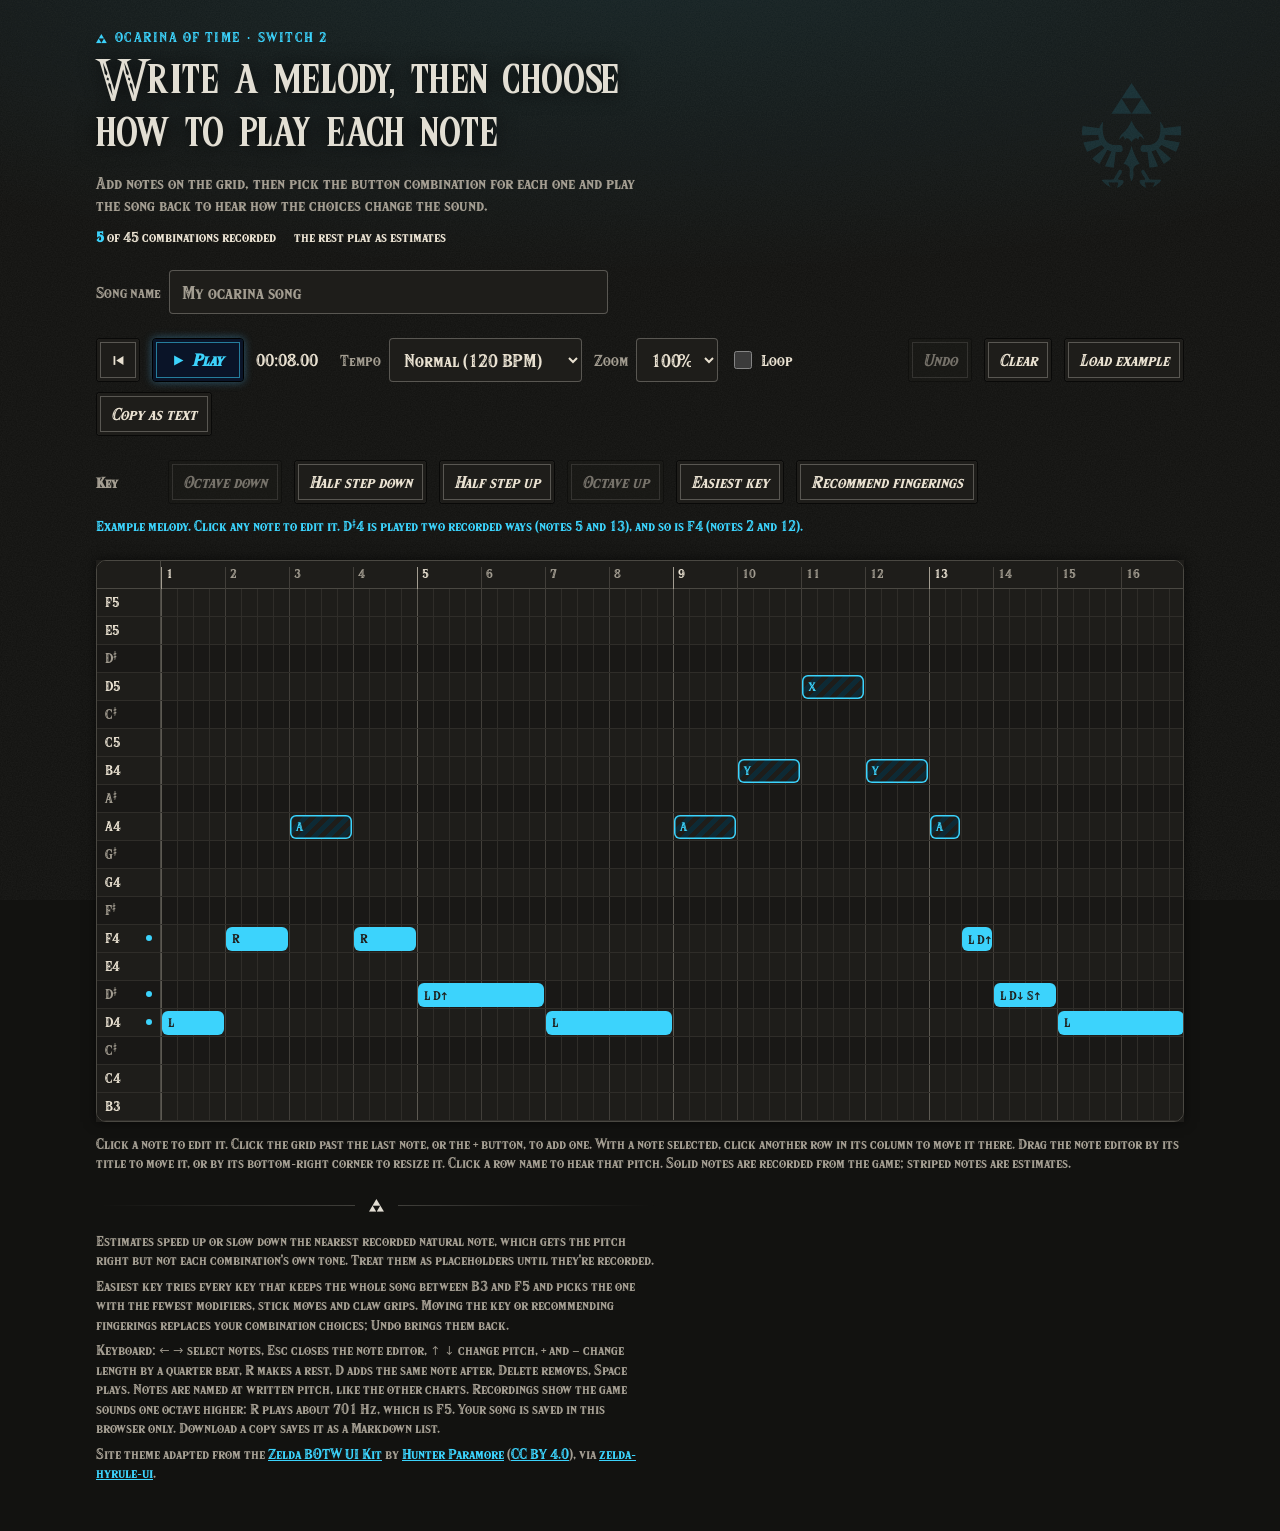
<file: Ocarina Song Builder.html>
<!doctype html>
<html lang="en" data-palette="hyrule">
<head>
<meta charset="utf-8">
<meta name="viewport" content="width=device-width, initial-scale=1, viewport-fit=cover">
<title>Ocarina Song Builder</title>
<link rel="preconnect" href="https://fonts.googleapis.com">
<link rel="preconnect" href="https://fonts.gstatic.com" crossorigin>
<link rel="stylesheet" href="https://fonts.googleapis.com/css2?family=Bodoni+Moda:opsz,wght@6..96,500;6..96,700&family=IBM+Plex+Sans:wght@400;500;600&family=IBM+Plex+Mono:wght@500;600&family=Noto+Music&display=swap">
<style>
/* Song builder: a note grid in the same blue-and-paper look as the charts. Notes run left to right,
   one row per playable pitch (B3–F5); the popup edits the selected note and its button combination. */

/* Layout: fingering-chart grid — each card pairs an engraved mini staff with every input that sounds that pitch, low to high. */
:root {
  --paper: #eef1f6;
  --surface: #ffffff;
  --ink: #18203a;
  --muted: #5a6479;
  --line: #d3d9e4;
  --accent: #2443a3;
  --accent-soft: #e2e8f8;
  --dpad: #9a5a07;
  --dpad-soft: #fbefdc;
  --stick: #0c6e60;
  --stick-soft: #dcf2ee;
  --staff: #18203a;
  --f-display: "Bodoni Moda", "Didot", "Bodoni 72", Georgia, serif;
  --f-body: "IBM Plex Sans", system-ui, -apple-system, "Segoe UI", sans-serif;
  --f-mono: "IBM Plex Mono", ui-monospace, "SF Mono", Menlo, monospace;
  --f-music: "Noto Music", "Bravura Text", "Segoe UI Symbol", "Apple Symbols", serif;
}
@media (prefers-color-scheme: dark) {
  :root:not([data-theme="light"]) {
    --paper: #0e1320; --surface: #161d2d; --ink: #e5e9f2; --muted: #98a2b6; --line: #2a3347;
    --accent: #93a9ff; --accent-soft: #1e2948; --dpad: #f2b45d; --dpad-soft: #3a2a12;
    --stick: #56d4bb; --stick-soft: #12352f; --staff: #e5e9f2; color-scheme: dark;
  }
}
:root[data-theme="dark"] {
  --paper: #0e1320; --surface: #161d2d; --ink: #e5e9f2; --muted: #98a2b6; --line: #2a3347;
  --accent: #93a9ff; --accent-soft: #1e2948; --dpad: #f2b45d; --dpad-soft: #3a2a12;
  --stick: #56d4bb; --stick-soft: #12352f; --staff: #e5e9f2; color-scheme: dark;
}

body {
  background: var(--paper);
  color: var(--ink);
  font-family: var(--f-body);
  font-size: 15px;
  line-height: 1.5;
}
.wrap {
  max-width: 1120px;
  margin: 0 auto;
  padding-block: 28px 48px;
  padding-left: max(16px, env(safe-area-inset-left, 0px));
  padding-right: max(16px, env(safe-area-inset-right, 0px));
  display: grid;
  gap: 28px;
}

/* Header */
header { display: grid; gap: 10px; }
.eyebrow {
  font-family: var(--f-mono); font-size: 12px; letter-spacing: .12em; text-transform: uppercase;
  color: var(--accent);
}
h1 {
  font-family: var(--f-display); font-weight: 700; font-size: clamp(30px, 6vw, 48px);
  line-height: 1.05; margin: 0; text-wrap: balance; letter-spacing: -.01em;
}
.lede { margin: 0; color: var(--muted); max-width: 62ch; }
.stats { display: flex; flex-wrap: wrap; gap: 8px 18px; font-family: var(--f-mono); font-size: 13px; }
.stats b { color: var(--accent); font-weight: 600; font-variant-numeric: tabular-nums; }

/* Key panels */
.key { display: grid; grid-template-columns: repeat(auto-fit, minmax(300px, 1fr)); gap: 16px; }
.panel {
  background: var(--surface); border: 1px solid var(--line); border-radius: 10px;
  padding: 16px; display: grid; gap: 12px; min-width: 0;
}
.panel h2 {
  margin: 0; font-family: var(--f-mono); font-size: 12px; letter-spacing: .1em;
  text-transform: uppercase; color: var(--muted); font-weight: 600;
}
.naturals { display: grid; grid-template-columns: repeat(5, 1fr); gap: 6px; }
.nat { display: grid; justify-items: center; gap: 6px; }
.nat span { font-family: var(--f-display); font-size: 20px; font-weight: 500; }
.nat small { font-family: var(--f-mono); font-size: 11px; color: var(--muted); }

.ladder { display: grid; gap: 6px; }
.rung {
  display: grid; grid-template-columns: 44px 1fr; align-items: center; gap: 10px;
  font-size: 13px;
}
.rung .off {
  font-family: var(--f-mono); font-weight: 600; font-variant-numeric: tabular-nums;
  text-align: right; color: var(--ink);
}
.rung .how { display: flex; flex-wrap: wrap; gap: 6px; align-items: center; color: var(--muted); }

/* Chips */
.btn {
  display: inline-grid; place-items: center; font-family: var(--f-mono); font-weight: 600;
  font-size: 13px; color: var(--surface); background: var(--accent);
  width: 28px; height: 28px; border-radius: 50%; flex: none;
}
.btn.sh { width: 38px; border-radius: 8px 8px 6px 6px; }
.mod {
  display: inline-flex; align-items: center; gap: 5px; height: 28px; padding: 0 9px 0 6px;
  border-radius: 6px; font-family: var(--f-mono); font-size: 12px; font-weight: 600; flex: none;
}
.mod svg { width: 18px; height: 18px; display: block; }
.mod.dpad { background: var(--dpad-soft); color: var(--dpad); }
.mod.stick { background: var(--stick-soft); color: var(--stick); }
.plus { color: var(--muted); font-size: 13px; }

/* Controls */
.toolbar { display: flex; flex-wrap: wrap; gap: 10px; align-items: center; justify-content: space-between; }
.seg { display: inline-flex; border: 1px solid var(--line); border-radius: 8px; overflow: hidden; background: var(--surface); }
.seg button {
  font: 500 13px var(--f-body); color: var(--muted); background: transparent; border: 0;
  padding: 8px 14px; cursor: pointer;
}
.seg button[aria-pressed="true"] { background: var(--accent-soft); color: var(--accent); }
.seg button:focus-visible, .play:focus-visible { outline: 2px solid var(--accent); outline-offset: 2px; }
.hint { font-size: 13px; color: var(--muted); }

/* Note cards */
.grid { display: grid; grid-template-columns: repeat(auto-fill, minmax(320px, 1fr)); gap: 14px; }
.card {
  background: var(--surface); border: 1px solid var(--line); border-radius: 10px;
  display: grid; grid-template-columns: 104px 1fr; min-width: 0; overflow: hidden;
}
.card.natural { border-color: color-mix(in srgb, var(--accent) 45%, var(--line)); }
.staffbox {
  border-right: 1px solid var(--line); display: grid; align-content: center; justify-items: center;
  padding: 6px 0; gap: 2px;
}
.staffbox > svg { width: 100px; height: auto; display: block; }
.play {
  font: 600 11px var(--f-mono); letter-spacing: .06em; text-transform: uppercase;
  color: var(--accent); background: var(--accent-soft); border: 0; border-radius: 999px;
  padding: 4px 10px; cursor: pointer; display: inline-flex; align-items: center; gap: 5px;
}
.play svg { width: 9px; height: 9px; }
.body { padding: 12px 14px; display: grid; gap: 10px; align-content: start; min-width: 0; }
.name { display: flex; align-items: baseline; gap: 8px; flex-wrap: wrap; }
.name strong { font-family: var(--f-display); font-size: 26px; font-weight: 700; line-height: 1; }
.name strong sub { font-size: .55em; vertical-align: baseline; position: relative; top: .15em; font-family: var(--f-body); font-weight: 500; }
.name .enh { font-family: var(--f-display); font-size: 17px; color: var(--muted); }
.name .count { margin-left: auto; font-family: var(--f-mono); font-size: 11px; color: var(--muted); letter-spacing: .04em; }
.tag {
  font-family: var(--f-mono); font-size: 10px; letter-spacing: .08em; text-transform: uppercase;
  color: var(--accent); border: 1px solid var(--accent); border-radius: 4px; padding: 1px 5px;
}
.combos { list-style: none; margin: 0; padding: 0; display: grid; gap: 6px; }
.combos li { display: flex; align-items: center; gap: 6px; flex-wrap: wrap; }
.combos li .delta {
  margin-left: auto; font-family: var(--f-mono); font-size: 11px; color: var(--muted);
  font-variant-numeric: tabular-nums;
}
.combos li.alt { opacity: .9; }
.combos li.first .delta { color: var(--accent); }
body.easiest .combos li:not(.first) { display: none; }

footer { font-size: 13px; color: var(--muted); max-width: 70ch; display: grid; gap: 6px; }
footer p { margin: 0; }

@media (max-width: 420px) {
  .card { grid-template-columns: 88px 1fr; }
  .staffbox > svg { width: 86px; }
  .name strong { font-size: 23px; }
}

:root { --warn: #b3261e; --row-sharp: #eef1f7; --gl: #d6dce7; --gl2: #edf0f5; --gl4: #aeb7c8; }
@media (prefers-color-scheme: dark) { :root:not([data-theme="light"]) { --warn: #ff8a80; --row-sharp: #111727; --gl: #2c3549; --gl2: #1c2334; --gl4: #47526b; } }
:root[data-theme="dark"] { --warn: #ff8a80; --row-sharp: #111727; --gl: #2c3549; --gl2: #1c2334; --gl4: #47526b; }

[hidden] { display: none !important; }
:root { padding-top: env(safe-area-inset-top, 0px); padding-bottom: env(safe-area-inset-bottom, 0px); }
* { box-sizing: border-box; }
body { margin: 0; }

/* ---------- views ---------- */
.tabs { display: flex; gap: 4px; border-bottom: 1px solid var(--line); }
.tabs a {
  padding: 12px 14px; font: 600 15px var(--f-body); color: var(--muted); text-decoration: none;
  border-bottom: 2px solid transparent; margin-bottom: -1px; min-height: 44px; display: inline-flex; align-items: center;
}
.tabs a[aria-current="page"] { color: var(--accent); border-color: var(--accent); }
.tabs a:focus-visible { outline: 2px solid var(--accent); outline-offset: 2px; border-radius: 4px; }
.view { display: grid; gap: 24px; grid-template-columns: minmax(0, 1fr); }
.view > * { min-width: 0; }

/* per-combination play buttons in the chart */
.lp {
  width: 28px; height: 28px; border-radius: 50%; border: 1px solid var(--line); background: var(--surface);
  color: var(--accent); display: inline-grid; place-items: center; cursor: pointer; flex: none; padding: 0;
}
.lp svg { width: 9px; height: 9px; }
.lp:hover { background: var(--accent-soft); }
.lp:focus-visible, .ctl:focus-visible, .lab:focus-visible, .bar:focus-visible, .addbtn:focus-visible, select:focus-visible {
  outline: 2px solid var(--accent); outline-offset: 2px;
}
.recdot { width: 8px; height: 8px; border-radius: 50%; background: var(--accent); flex: none; }
.legend { display: inline-flex; align-items: center; gap: 6px; }

/* ---------- song builder: controls ---------- */
.ctl {
  min-height: 44px; padding: 0 14px; border-radius: 8px; border: 1px solid var(--line); background: var(--surface);
  color: var(--ink); font: 500 15px var(--f-body); cursor: pointer; display: inline-flex; align-items: center; gap: 8px;
}
.ctl:hover { background: var(--accent-soft); }
.ctl svg { width: 11px; height: 11px; flex: none; }
.ctl.primary { background: var(--accent); color: var(--surface); border-color: var(--accent); font-weight: 600; border-radius: 999px; padding: 0 20px; }
.ctl.round { width: 44px; padding: 0; justify-content: center; border-radius: 999px; }
.ctl.danger { color: var(--warn); }
.ctl[disabled] { opacity: .45; cursor: default; }
.sel-wrap { display: inline-flex; align-items: center; gap: 8px; font-size: 14px; color: var(--muted); }
.sel-wrap select, .combo select {
  font: 16px var(--f-body); min-height: 44px; border: 1px solid var(--line); border-radius: 8px;
  background: var(--surface); color: var(--ink); padding: 0 10px;
}
.namerow .sel-wrap { display: flex; width: min(100%, 32rem); }
.namerow input {
  flex: 1; min-width: 0; font: 16px var(--f-body); min-height: 44px; border: 1px solid var(--line); border-radius: 8px;
  background: var(--surface); color: var(--ink); padding: 0 12px;
}
.namerow input::placeholder { color: var(--muted); opacity: 1; }
.namerow input:focus-visible { outline: 2px solid var(--accent); outline-offset: 2px; }
.chk { display: inline-flex; align-items: center; gap: 6px; font-size: 14px; min-height: 44px; }
.chk input { width: 18px; height: 18px; accent-color: var(--accent); }
.transport { display: flex; flex-wrap: wrap; gap: 10px 12px; align-items: center; }
.clock { font: 600 15px var(--f-mono); font-variant-numeric: tabular-nums; color: var(--ink); min-width: 8ch; }
.spacer { flex: 1; }
.status { font-size: 13px; color: var(--accent); min-height: 1.4em; margin: -12px 0 0; }

/* ---------- song builder: piano roll ---------- */
.roll {
  overflow: auto; position: relative; max-height: 72vh; background: var(--surface);
  border: 1px solid var(--line); border-radius: 10px; outline: none;
}
.roll:focus-visible { box-shadow: 0 0 0 2px var(--accent); }
.roll-inner { position: relative; }
.ruler { display: flex; height: 28px; position: sticky; top: 0; z-index: 4; background: var(--surface); border-bottom: 1px solid var(--line); }
.ruler .corner { position: sticky; left: 0; width: var(--lw); flex: none; background: var(--surface); z-index: 5; border-right: 1px solid var(--line); }
.ruler .ticks { position: relative; flex: none; height: 100%; }
.ruler .bn { position: absolute; top: 6px; font: 600 11px var(--f-mono); color: var(--muted); padding-left: 4px; border-left: 1px solid var(--gl); height: 22px; }
.ruler .bn.bar4 { color: var(--ink); border-left-color: var(--muted); }
.row { display: flex; height: var(--rh); }
.lab {
  position: sticky; left: 0; z-index: 3; width: var(--lw); flex: none; background: var(--surface); color: var(--ink);
  border: 0; border-right: 1px solid var(--line); border-bottom: 1px solid var(--gl2);
  font: 600 12px var(--f-mono); display: flex; align-items: center; justify-content: space-between;
  padding: 0 8px; cursor: pointer;
}
.lab:hover { background: var(--accent-soft); }
.lab .kdot { width: 6px; height: 6px; border-radius: 50%; background: var(--accent); }
.row.sharp .lab { background: var(--row-sharp); color: var(--muted); }
.lane {
  flex: none; height: 100%; border-bottom: 1px solid var(--gl2); cursor: copy;
  background:
    linear-gradient(to right, var(--gl4) 1px, transparent 1px) 0 0 / calc(var(--ppb) * 4) 100%,
    linear-gradient(to right, var(--gl) 1px, transparent 1px) 0 0 / var(--ppb) 100%,
    linear-gradient(to right, var(--gl2) 1px, transparent 1px) 0 0 / calc(var(--ppb) / 4) 100%;
}
.row.sharp .lane { background-color: var(--row-sharp); }
.notes { position: absolute; top: 28px; left: var(--lw); right: 0; bottom: 0; pointer-events: none; z-index: 2; }
.bar {
  position: absolute; border-radius: 6px; background: var(--accent); color: var(--surface); border: 0;
  font: 600 11px var(--f-mono); display: flex; align-items: center; gap: 4px; padding: 0 6px; overflow: hidden;
  white-space: nowrap; pointer-events: auto; cursor: pointer; text-align: left;
}
.bar.est {
  background: repeating-linear-gradient(135deg, var(--accent-soft) 0 5px, var(--surface) 5px 10px);
  color: var(--accent); box-shadow: inset 0 0 0 1.5px var(--accent);
}
.bar.rest {
  background: transparent; color: var(--muted); box-shadow: none; border: 1.5px dashed var(--muted);
  align-items: flex-start; padding-top: 6px;
}
.bar.sel { outline: 2px solid var(--ink); outline-offset: 2px; }
.bar.now { background: var(--stick); color: var(--surface); box-shadow: none; }
.bar.rest.now { background: var(--stick-soft); color: var(--stick); }
.addbtn {
  position: absolute; width: 26px; height: 24px; border-radius: 6px; border: 1.5px solid var(--accent);
  background: var(--surface); color: var(--accent); font: 600 17px/1 var(--f-body); pointer-events: auto;
  cursor: pointer; display: grid; place-items: center; padding: 0;
}
.addbtn:hover { background: var(--accent-soft); }
.playhead { position: absolute; top: 0; width: 2px; background: var(--dpad); left: 0; pointer-events: none; z-index: 3; }
.rollhint { font-size: 13px; color: var(--muted); margin: -12px 0 0; }

/* ---------- song builder: note popup ---------- */
.rollbox { position: relative; }
.ed.pop {
  position: absolute; z-index: 8; width: min(360px, calc(100% - 16px)); padding: 12px 14px 14px; gap: 10px;
  box-shadow: 0 14px 34px rgba(12, 20, 40, .22), 0 2px 6px rgba(12, 20, 40, .14); border-radius: 12px;
}
.ed .ctl { min-height: 36px; padding: 0 11px; font-size: 14px; }
.ed-head { display: flex; align-items: center; gap: 8px; cursor: grab; touch-action: none; user-select: none; -webkit-user-select: none; }
.ed.dragging .ed-head { cursor: grabbing; }
.ed.dragging { box-shadow: 0 20px 44px rgba(12, 20, 40, .3), 0 2px 6px rgba(12, 20, 40, .14); }
.ed.pop.pinned { position: fixed; }
.ed-scroll { display: grid; gap: 10px; align-content: start; }
.ed.pop.sized { display: flex; flex-direction: column; overflow: hidden; }
.ed.pop.sized .ed-scroll { flex: 1; min-height: 0; overflow: auto; overscroll-behavior: contain; padding-right: 4px; }
.rsz {
  position: absolute; right: 2px; bottom: 2px; width: 18px; height: 18px; cursor: nwse-resize; touch-action: none;
  background:
    linear-gradient(135deg, transparent 0 55%, var(--muted) 55% 61%, transparent 61% 70%, var(--muted) 70% 76%, transparent 76%);
  border-bottom-right-radius: 10px; opacity: .7;
}
.rsz:hover { opacity: 1; }

.grip { color: var(--muted); display: grid; place-items: center; width: 14px; flex: none; }
.grip svg { width: 10px; height: 14px; }
.ed .x.fold { display: none; }
.ed-head strong { font: 700 20px/1.1 var(--f-display); }
.ed-head .what { color: var(--muted); font-size: 14px; flex: 1; min-width: 0; }
.ed .x {
  width: 36px; height: 36px; border-radius: 8px; border: 1px solid transparent; background: transparent;
  color: var(--muted); display: grid; place-items: center; cursor: pointer; padding: 0; flex: none;
}
.ed .x:hover { border-color: var(--line); color: var(--ink); }
.ed .x svg { width: 12px; height: 12px; }
.ed-tools { display: grid; gap: 8px; }
.grp { display: flex; flex-wrap: wrap; gap: 6px; align-items: center; }
.gl { font: 600 13px var(--f-body); color: var(--muted); width: 4.6em; flex: none; }
.combo { display: grid; gap: 8px; border-top: 1px solid var(--line); padding-top: 10px; }
.combo select { width: 100%; min-width: 0; }
.combo .chips { display: flex; flex-wrap: wrap; gap: 6px; align-items: center; }
.badge { font: 600 11px var(--f-mono); padding: 3px 8px; border-radius: 999px; }
.badge.rec { background: var(--accent-soft); color: var(--accent); }
.badge.est { border: 1px dashed var(--muted); color: var(--muted); }
.ed-foot { display: flex; flex-wrap: wrap; gap: 6px; border-top: 1px solid var(--line); padding-top: 10px; }
.ed-foot .danger { margin-left: auto; }
@media (max-width: 600px) {
  .ed.pop {
    position: fixed; left: 0; right: 0; bottom: 0; top: auto !important; width: auto; max-height: 64vh; overflow: auto;
    border-radius: 16px 16px 0 0; border-bottom: 0;
    padding: 14px max(16px, env(safe-area-inset-right, 0px)) calc(16px + env(safe-area-inset-bottom, 0px)) max(16px, env(safe-area-inset-left, 0px));
  }
  .ed .ctl { min-height: 44px; }
  .ed .x.fold { display: grid; }
  .rsz { display: none; }
  .ed.pop { transition: max-height .2s ease; }
  .ed.pop.dragging { transition: none; }
  .ed.pop.folded { max-height: calc(64px + env(safe-area-inset-bottom, 0px)); overflow: hidden; }
  .ed .grip { position: absolute; top: 4px; left: 50%; transform: translateX(-50%); width: 36px; height: 4px; border-radius: 2px; background: var(--line); }
  .ed .grip svg { display: none; }
  .ed-head { padding-top: 4px; }
}
.vh { position: absolute; width: 1px; height: 1px; overflow: hidden; clip: rect(0 0 0 0); white-space: nowrap; }
@media (max-width: 600px) {
  .ed-tools { gap: 12px; }
  .gl { min-width: 100%; }
}
@media (prefers-reduced-motion: reduce) { .roll { scroll-behavior: auto; } }

/* ---------- Hylian type and ornaments (fonts/ folder) ---------- */
@font-face { font-family: "Hylia Serif"; src: url("fonts/HyliaSerifBeta-Regular.otf") format("opentype"); font-display: swap; }
@font-face { font-family: "Hylian Symbols"; src: url("fonts/HylianSymbols.ttf") format("truetype"); font-display: block; }
@font-face { font-family: "Triforce"; src: url("fonts/Triforce.ttf") format("truetype"); font-display: swap; }
/* Triforce for the page title, Hylia Serif for everything else. The fonts after Hylia Serif
   only fill in characters it doesn't have (↑ ↓ ♭ ♯ · – °). */
:root {
  --f-main: "Triforce", "Hylia Serif", Georgia, serif;
  --f-hylia: "Hylia Serif", "Bodoni Moda", Georgia, serif;
  --f-display: "Hylia Serif", "Bodoni Moda", "Didot", Georgia, serif;
  --f-body: "Hylia Serif", "IBM Plex Sans", system-ui, -apple-system, "Segoe UI", sans-serif;
  --f-mono: "Hylia Serif", "IBM Plex Mono", ui-monospace, "SF Mono", Menlo, monospace;
}
/* Headings: single-weight fonts, so turn off faux bold. */
h1, .panel h2 { font-family: var(--f-hylia); font-weight: 400; font-synthesis: none; }
h1 { font-family: var(--f-main); letter-spacing: .01em; line-height: 1.1; }
.panel h2 { font-size: 20px; letter-spacing: .01em; text-transform: none; color: var(--ink); }
/* Note names on the cards use Triforce's decorative capitals; ♯ ♭ come from the serif after it. */
:root { --f-note: "Triforce", "Bodoni Moda", Georgia, serif; }
.name strong, .name .enh { font-family: var(--f-note); font-weight: 400; font-synthesis: none; letter-spacing: .02em; }
.name strong { font-size: 28px; }
/* Sharps and flats: superscript beside their letter (added by raiseAccidentals). */
.acc { font-family: "Bodoni Moda", var(--f-music); font-weight: 400; font-style: normal; font-size: max(.88em, 12px); line-height: 0; vertical-align: .5em; margin-left: .04em; }

.glyph { font-family: "Hylian Symbols"; font-weight: 400; font-style: normal; line-height: 1; letter-spacing: 0; text-transform: none; user-select: none; }
.eyebrow .glyph { font-size: 13px; margin-right: 8px; vertical-align: -1px; }
header { position: relative; }
.crest { position: absolute; right: 0; top: 50%; transform: translateY(-50%); font-size: 150px; color: var(--accent); opacity: .1; pointer-events: none; }
@media (min-width: 720px) { header { padding-right: 190px; } }
@media (max-width: 719px) { .crest { display: none; } }

.ornament { display: flex; align-items: center; gap: 14px; margin-bottom: 10px; color: var(--accent); }
.ornament::before, .ornament::after { content: ""; flex: 1; height: 1px; background: var(--line); }
.ornament .glyph { font-size: 18px; }


/* Song builder in Hylian type: single-weight fonts, so no faux bold. */
.ed-head strong { font-family: var(--f-hylia); font-weight: 400; font-synthesis: none; font-size: 22px; }
.lab, .bar, .clock, .ruler .bn { font-synthesis: none; }
.status { margin: -12px 0 0; }

</style>
<link rel="stylesheet" href="theme.css">
</head>
<body>
<div class="wrap">
  <section class="view" id="view-compose">
    <header>
      <span class="crest glyph" aria-hidden="true">k</span>
      <div class="eyebrow"><span class="glyph" aria-hidden="true">b</span>Ocarina of Time · Switch 2</div>
      <h1>Write a melody, then choose how to play each note</h1>
      <p class="lede">Add notes on the grid, then pick the button combination for each one and play the song back to hear how the choices change the sound.</p>
      <div class="stats"><span><b id="recCount">5</b> of 45 combinations recorded</span><span>the rest play as estimates</span></div>
    </header>

    <div class="namerow">
      <label class="sel-wrap" for="songName">Song name
        <input id="songName" type="text" maxlength="120" autocomplete="off" spellcheck="true" enterkeyhint="done" placeholder="My ocarina song">
      </label>
    </div>

    <div class="transport">
      <button type="button" class="ctl round" id="startBtn" aria-label="Back to start"></button>
      <button type="button" class="ctl primary" id="playBtn"></button>
      <span class="clock" id="clock" aria-label="Song length">00:00.00</span>
      <label class="sel-wrap" for="tempoSel">Tempo <select id="tempoSel"></select></label>
      <label class="sel-wrap" for="zoomSel">Zoom <select id="zoomSel"></select></label>
      <label class="chk" for="loop"><input type="checkbox" id="loop"> Loop</label>
      <span class="spacer"></span>
      <button type="button" class="ctl" id="undoBtn">Undo</button>
      <button type="button" class="ctl" id="clearBtn">Clear</button>
      <button type="button" class="ctl" id="exampleBtn">Load example</button>
      <button type="button" class="ctl" id="copyBtn">Copy as text</button>
    </div>
    <div class="transport keyrow" role="group" aria-label="Key">
      <span class="gl">Key</span>
      <button type="button" class="ctl" id="shOctDown">Octave down</button>
      <button type="button" class="ctl" id="shDown">Half step down</button>
      <button type="button" class="ctl" id="shUp">Half step up</button>
      <button type="button" class="ctl" id="shOctUp">Octave up</button>
      <button type="button" class="ctl" id="easyKey">Easiest key</button>
      <button type="button" class="ctl" id="refinger">Recommend fingerings</button>
    </div>
    <p class="status" id="status" role="status"></p>

    <div class="rollbox" id="rollbox">
      <div class="roll" id="roll" tabindex="0" aria-label="Song grid. Arrow keys move between notes and change pitch."></div>
      <section class="panel ed pop" id="ed" role="dialog" aria-label="Edit note" hidden></section>
    </div>
    <p class="rollhint">Click a note to edit it. Click the grid past the last note, or the + button, to add one. With a note selected, click another row in its column to move it there. Drag the note editor by its title to move it, or by its bottom-right corner to resize it. Click a row name to hear that pitch. Solid notes are recorded from the game; striped notes are estimates.</p>

    <textarea class="vh" id="copyFallback" aria-hidden="true" tabindex="-1"></textarea>

    <footer>
      <div class="ornament" aria-hidden="true"><span class="glyph">b</span></div>
      <p>Estimates speed up or slow down the nearest recorded natural note, which gets the pitch right but not each combination's own tone. Treat them as placeholders until they're recorded.</p>
      <p>Easiest key tries every key that keeps the whole song between B3 and F5 and picks the one with the fewest modifiers, stick moves and claw grips. Moving the key or recommending fingerings replaces your combination choices; Undo brings them back.</p>
      <p>Keyboard: ← → select notes, Esc closes the note editor, ↑ ↓ change pitch, + and − change length by a quarter beat, R makes a rest, D adds the same note after, Delete removes, Space plays. Notes are named at written pitch, like the other charts. Recordings show the game sounds one octave higher: R plays about 701 Hz, which is F5. Your song is saved in this browser only. Download a copy saves it as a Markdown list.</p>
      <p class="credit">Site theme adapted from the <a href="https://www.figma.com/community/file/965825767811358609" target="_blank" rel="noopener">Zelda BOTW UI Kit</a> by <a href="https://hunterparamore.com" target="_blank" rel="noopener">Hunter Paramore</a> (<a href="https://creativecommons.org/licenses/by/4.0/" target="_blank" rel="noopener">CC BY 4.0</a>), via <a href="https://github.com/chaos-xxl/zelda-hyrule-ui" target="_blank" rel="noopener">zelda-hyrule-ui</a>.</p>
    </footer>
  </section>
</div>
<script>
{
const BASE = { L: 62, R: 65, A: 69, Y: 71, X: 74 };
const LETTER_STEP = { C:0, D:1, E:2, F:3, G:4, A:5, B:6 };
const NS = "http://www.w3.org/2000/svg";
/* ---------- chips ---------- */
function btnChip(b) {
  const s = document.createElement("span");
  s.className = "btn" + (b === "L" || b === "R" ? " sh" : "");
  s.textContent = b;
  s.setAttribute("aria-label", b + " button");
  return s;
}
function dpadIcon(dir) {
  // cross with the pressed arm filled
  const up = dir === "up";
  return `<svg viewBox="0 0 18 18" aria-hidden="true">
    <path d="M6.5 1.5h5v5h5v5h-5v5h-5v-5h-5v-5h5z" fill="none" stroke="currentColor" stroke-width="1.3" stroke-linejoin="round"/>
    <path d="${up ? "M6.5 1.5h5v5h-5z" : "M6.5 11.5h5v5h-5z"}" fill="currentColor"/>
  </svg>`;
}
function stickIcon(dir) {
  const up = dir === "up";
  return `<svg viewBox="0 0 18 18" aria-hidden="true">
    <circle cx="9" cy="9" r="7.3" fill="none" stroke="currentColor" stroke-width="1.3"/>
    <circle cx="9" cy="${up ? 6 : 12}" r="3.4" fill="currentColor"/>
  </svg>`;
}
function modChip(label) {
  const s = document.createElement("span");
  const isDpad = label.startsWith("D-pad");
  const dir = label.endsWith("↑") ? "up" : "down";
  s.className = "mod " + (isDpad ? "dpad" : "stick") + " " + dir;
  s.innerHTML = (isDpad ? dpadIcon(dir) : stickIcon(dir)) +
    `<span>${isDpad ? "D-pad" : "Stick"} ${dir === "up" ? "↑" : "↓"}</span>`;
  s.setAttribute("aria-label", (isDpad ? "D-pad " : "Left stick ") + dir);
  return s;
}
function plus() { const s = document.createElement("span"); s.className = "plus"; s.textContent = "+"; s.setAttribute("aria-hidden","true"); return s; }
function comboNodes(parts) {
  const out = [];
  parts.forEach((p, i) => {
    if (i) out.push(plus());
    out.push(i === 0 ? btnChip(p) : modChip(p));
  });
  return out;
}
const playIcon = `<svg viewBox="0 0 10 10" aria-hidden="true"><path d="M1 0.5 9.5 5 1 9.5z" fill="currentColor"/></svg>`;
const effort = c => c.length * 10 + (c.some(p => p.startsWith("stick")) ? 1 : 0);


/* ---------- combinations and recordings ---------- */
const RECORDED = { L_natural: 21, L_Dup: 29, L_Ddown_Sup: 18, L_Dup_Sup: 27, R_natural: 6 }; // measured cents vs equal temperament
const NAMES = ["C","C♯","D","D♯","E","F","F♯","G","G♯","A","A♯","B"];
const FLATS = { "C♯": "D♭", "D♯": "E♭", "F♯": "G♭", "G♯": "A♭", "A♯": "B♭" };
const noteName = m => NAMES[m % 12];
const noteOct = m => Math.floor(m / 12) - 1;
function partsOf(b, d, s) {
  const p = [b];
  if (d) p.push(d > 0 ? "D-pad↑" : "D-pad↓");
  if (s) p.push(s > 0 ? "stick↑" : "stick↓");
  return p;
}
function idOf(parts) {
  const b = parts[0];
  let id = b;
  if (parts.includes("D-pad↑")) id += "_Dup"; else if (parts.includes("D-pad↓")) id += "_Ddown";
  if (parts.includes("stick↑")) id += "_Sup"; else if (parts.includes("stick↓")) id += "_Sdown";
  return id === b ? b + "_natural" : id;
}
const COMBOS = [];
for (const b of ["L", "R", "A", "Y", "X"]) for (const d of [-1, 0, 1]) for (const s of [-2, 0, 2]) {
  const parts = partsOf(b, d, s);
  COMBOS.push({ id: idOf(parts), b, d, s, parts, midi: BASE[b] + d + s, claw: !!(d && s), effort: effort(parts) });
}
const BY_ID = Object.fromEntries(COMBOS.map(c => [c.id, c]));
const forMidi = m => COMBOS.filter(c => c.midi === m).sort((a, b) => a.effort - b.effort);
const isRec = id => id in RECORDED;
const comboText = c => c.parts.map(p => p.replace("stick", "Stick")).join(" + ");
const centsText = v => (v >= 0 ? "+" : "−") + Math.abs(v) + "¢";
document.getElementById("recCount").textContent = Object.keys(RECORDED).length;

/* ---------- audio engine ---------- */
let ctx = null, loading = null, active = [];
const buffers = {};
function ac() {
  if (!ctx) ctx = new (window.AudioContext || window.webkitAudioContext)();
  if (ctx.state === "suspended") ctx.resume();
  return ctx;
}
function loadAll() {
  if (loading) return loading;
  loading = Promise.all(Object.keys(RECORDED).map(id =>
    fetch("audio/" + id + ".mp3")
      .then(r => { if (!r.ok) throw new Error(r.status); return r.arrayBuffer(); })
      .then(ab => new Promise((res, rej) => ac().decodeAudioData(ab, res, rej)))
      .then(buf => { buffers[id] = buf; })
      .catch(() => {})
  ));
  return loading;
}
function sourceFor(c) {
  if (buffers[c.id]) return { buf: buffers[c.id], rate: 1 };
  let base = buffers[c.b + "_natural"] ? c.b + "_natural" : null;
  if (!base) {
    let best = null;
    for (const id in buffers) {
      if (!id.endsWith("_natural")) continue;
      const dist = Math.abs(BY_ID[id].midi - c.midi);
      if (!best || dist < best.dist) best = { id, dist };
    }
    base = best && best.id;
  }
  return base ? { buf: buffers[base], rate: Math.pow(2, (c.midi - BY_ID[base].midi) / 12) } : null;
}
function voice(c, when, dur) {
  const a = ac(), g = a.createGain(), src = sourceFor(c);
  let node;
  if (src) {
    node = a.createBufferSource();
    node.buffer = src.buf;
    node.playbackRate.value = src.rate;
    if (dur > src.buf.duration / src.rate - 0.2) {
      node.loop = true;
      node.loopStart = Math.min(0.8, src.buf.duration * 0.3);
      node.loopEnd = src.buf.duration - 0.3;
    }
  } else {
    node = a.createOscillator();
    node.frequency.value = 440 * Math.pow(2, (c.midi + 12 - 69) / 12);
  }
  const level = src ? 0.9 : 0.25;
  g.gain.setValueAtTime(0, when);
  g.gain.linearRampToValueAtTime(level, when + 0.006);
  g.gain.setValueAtTime(level, when + Math.max(0.01, dur - 0.06));
  g.gain.linearRampToValueAtTime(0, when + dur);
  node.connect(g).connect(a.destination);
  node.start(when);
  node.stop(when + dur + 0.02);
  active.push(node);
  node.onended = () => { active = active.filter(n => n !== node); };
}
async function preview(id, dur = 1.4) {
  try { ac(); await loadAll(); voice(BY_ID[id], ctx.currentTime + 0.02, dur); } catch (e) {}
}



/* ---------- song builder (piano roll) ---------- */
const $ = id => document.getElementById(id);
const TOP = 77, LOW = 59;
const ROWS = []; for (let m = TOP; m >= LOW; m--) ROWS.push(m);
const STEPS = [0.25, 0.5, 0.75, 1, 1.5, 2, 3, 4];
const LEN_NAMES = [[0.25, "Sixteenth"], [0.5, "Eighth"], [0.75, "Dotted eighth"], [1, "Quarter"], [1.5, "Dotted quarter"], [2, "Half"], [3, "Dotted half"], [4, "Whole"]];
const TEMPOS = [["Very slow", 60], ["Slow", 90], ["Normal", 120], ["Fast", 150], ["Very fast", 180]];
const ZOOMS = [50, 100, 200];
const near = (a, b) => Math.abs(a - b) < 1e-6;
const recMidis = new Set(Object.keys(RECORDED).map(id => BY_ID[id].midi));
function beatsText(b) {
  const whole = Math.floor(b + 1e-6), frac = { 0: "", 0.25: "¼", 0.5: "½", 0.75: "¾" }[Math.round((b - whole) * 4) / 4];
  if (frac === undefined || Math.abs(b - (whole + Math.round((b - whole) * 4) / 4)) > 1e-6) return +b.toFixed(2) + " beats";
  return (whole || !frac ? whole : "") + frac + (b <= 1 + 1e-6 ? " beat" : " beats");
}
function lenName(b) {
  const hit = LEN_NAMES.find(([v]) => near(v, b)); if (hit) return hit[1] + " (" + beatsText(b) + ")";
  const t = LEN_NAMES.find(([v]) => near(v, b * 1.5)); if (t) return "Triplet " + t[1].toLowerCase();
  return beatsText(b);
}
const isTriplet = b => !LEN_NAMES.some(([v]) => near(v, b)) && LEN_NAMES.some(([v]) => near(v, b * 1.5));
const shortCombo = c => [c.b, c.d ? (c.d > 0 ? "D↑" : "D↓") : "", c.s ? (c.s > 0 ? "S↑" : "S↓") : ""].filter(Boolean).join(" ");
const pitchName = m => noteName(m) + noteOct(m);
const playIconLg = `<svg viewBox="0 0 10 10" aria-hidden="true"><path d="M1 0.5 9.5 5 1 9.5z" fill="currentColor"/></svg>`;
const stopIconLg = `<svg viewBox="0 0 10 10" aria-hidden="true"><rect x="1" y="1" width="8" height="8" rx="1" fill="currentColor"/></svg>`;
const startIcon = `<svg viewBox="0 0 10 10" aria-hidden="true"><rect x="0.5" y="1" width="1.6" height="8" fill="currentColor"/><path d="M9.5 1 3 5l6.5 4z" fill="currentColor"/></svg>`;

const EXAMPLE = [
  [62, 1, "L_natural"], [65, 1, "R_natural"], [69, 1], [65, 1, "R_natural"],
  [63, 2, "L_Dup"], [62, 2, "L_natural"],
  [69, 1], [71, 1], [74, 1], [71, 1],
  [69, 0.5], [65, 0.5, "L_Dup_Sup"], [63, 1, "L_Ddown_Sup"], [62, 2, "L_natural"],
].map(([midi, beats, combo]) => ({ midi, beats, combo: combo || forMidi(midi)[0].id }));

let song = [], sel = -1, undoStack = [], tempo = 120, zoom = 100;
let playing = false, raf = 0, play = null, nowIdx = -1;
const status = msg => { $("status").textContent = msg; };
const rh = () => (window.innerWidth < 600 ? 24 : 28);
const lw = () => (window.innerWidth < 600 ? 52 : 64);
const ppb = () => 64 * zoom / 100;
function starts() { let t = 0; return song.map(n => { const s = t; t += n.beats; return s; }); }
const total = () => song.reduce((a, n) => a + n.beats, 0);
const lastMidi = () => { for (let i = song.length - 1; i >= 0; i--) if (!song[i].rest) return song[i].midi; return 62; };
function clock(beats) {
  const s = beats * 60 / tempo, m = Math.floor(s / 60), r = s - m * 60;
  return String(m).padStart(2, "0") + ":" + r.toFixed(2).padStart(5, "0");
}
function save() { try { localStorage.setItem("ocarina-song-v1", JSON.stringify(song)); } catch (e) {} }
function commit(next, nextSel = sel) {
  undoStack.push(JSON.stringify({ song, sel }));
  if (undoStack.length > 150) undoStack.shift();
  song = next; sel = Math.min(nextSel, song.length - 1); save(); render();
}

/* controls */
$("tempoSel").innerHTML = TEMPOS.map(([n, b]) => `<option value="${b}">${n} (${b} BPM)</option>`).join("");
$("zoomSel").innerHTML = ZOOMS.map(z => `<option value="${z}">${z}%</option>`).join("");
$("startBtn").innerHTML = startIcon;
function setPlayBtn() { $("playBtn").innerHTML = playing ? stopIconLg + "Stop" : playIconLg + "Play"; }

/* grid */
function render() {
  const p = ppb(), h = rh(), w = lw();
  const beats = Math.max(Math.ceil(total()) + 4, Math.ceil(16 * 100 / zoom));
  const width = beats * p;
  const roll = $("roll");
  const keepX = roll.scrollLeft, keepY = roll.scrollTop;
  let ticks = "";
  const every = zoom === 50 ? 2 : 1;
  for (let b = 0; b < beats; b += every) ticks += `<span class="bn${b % 4 === 0 ? " bar4" : ""}" style="left:${b * p}px">${b + 1}</span>`;
  const rows = ROWS.map(m => {
    const nm = noteName(m), sharp = nm.length > 1;
    return `<div class="row${sharp ? " sharp" : ""}"><button type="button" class="lab" data-m="${m}" aria-label="Hear ${pitchName(m)}">${sharp ? nm : pitchName(m)}${recMidis.has(m) ? '<span class="kdot"></span>' : ""}</button><div class="lane" data-m="${m}" style="width:${width}px"></div></div>`;
  }).join("");
  const st = starts();
  const bars = song.map((n, i) => {
    const left = st[i] * p + 1, bw = Math.max(6, n.beats * p - 2);
    const cls = ["bar", i === sel ? "sel" : "", i === nowIdx ? "now" : ""];
    if (n.rest) {
      return `<button type="button" class="${cls.join(" ")} rest" data-i="${i}" style="left:${left}px;width:${bw}px;top:2px;height:${ROWS.length * h - 4}px" aria-label="Note ${i + 1}: rest, ${lenName(n.beats)}">${bw >= 40 ? "Rest" : ""}</button>`;
    }
    const c = BY_ID[n.combo], rec = isRec(n.combo);
    cls.push(rec ? "rec" : "est");
    const label = bw >= 30 ? shortCombo(c) : "";
    return `<button type="button" class="${cls.join(" ")}" data-i="${i}" style="left:${left}px;width:${bw}px;top:${(TOP - n.midi) * h + 2}px;height:${h - 4}px" aria-label="Note ${i + 1}: ${pitchName(n.midi)}, ${lenName(n.beats)}, ${comboText(c)}, ${rec ? "recorded" : "estimate"}">${label}</button>`;
  }).join("");
  const add = `<button type="button" class="addbtn" style="left:${total() * p + 6}px;top:${(TOP - lastMidi()) * h + (h - 24) / 2}px" aria-label="Add a note">+</button>`;
  roll.innerHTML = `<div class="roll-inner" style="--lw:${w}px;--rh:${h}px;--ppb:${p}px;width:${w + width}px">
      <div class="ruler"><div class="corner"></div><div class="ticks" style="width:${width}px">${ticks}</div></div>
      ${rows}
      <div class="notes" id="notes">${bars}${add}<div class="playhead" id="playhead" style="height:${ROWS.length * h}px"${playing ? "" : " hidden"}></div></div>
    </div>`;
  roll.scrollLeft = keepX; roll.scrollTop = keepY;
  $("clock").textContent = clock(total());
  $("undoBtn").disabled = !undoStack.length;
  $("clearBtn").disabled = !song.length;
  $("copyBtn").disabled = !song.length;
  $("playBtn").disabled = !song.length && !playing;
  if (typeof updateKeyButtons === "function") updateKeyButtons();
  renderEditor();
}
function reveal(i) {
  const roll = $("roll"), st = starts(), p = ppb();
  const x0 = (i < 0 ? total() : st[i]) * p, x1 = x0 + (i < 0 ? 40 : song[i].beats * p);
  const viewL = roll.scrollLeft, viewR = viewL + roll.clientWidth - lw();
  if (x0 < viewL) roll.scrollLeft = Math.max(0, x0 - 24);
  else if (x1 > viewR) roll.scrollLeft = x1 - (roll.clientWidth - lw()) + 48;
  const n = song[i];
  if (n && !n.rest) {
    const y = (TOP - n.midi) * rh();
    if (y < roll.scrollTop || y + rh() > roll.scrollTop + roll.clientHeight - 28) roll.scrollTop = Math.max(0, y - roll.clientHeight / 2);
  }
}

/* editing */
function select(i) { sel = i; render(); if (i >= 0) reveal(i); }
function addNote(m) {
  const beats = 1; // new notes always start one beat long (four quarter ticks), like Zelda Notes
  const combo = forMidi(m)[0].id;
  commit([...song, { midi: m, beats, combo }], song.length);
  preview(combo, Math.min(1.2, beats * 60 / tempo));
  reveal(sel);
  status(`Added ${pitchName(m)}, ${lenName(beats).toLowerCase()}.`);
}
function setPitch(i, m) {
  if (m < LOW || m > TOP || song[i].rest) return;
  const combo = forMidi(m)[0].id;
  commit(song.map((x, j) => j === i ? { ...x, midi: m, combo } : x), i);
  preview(combo, 0.6);
  reveal(i);
}
const QUARTER = 0.25;
function stepLen(i, dir) {
  const b = song[i].beats;
  let next = dir > 0 ? Math.floor(b / QUARTER + 1e-6) * QUARTER + QUARTER : Math.ceil(b / QUARTER - 1e-6) * QUARTER - QUARTER;
  next = Math.round(next * 1000) / 1000;
  if (next < QUARTER - 1e-9) return;
  commit(song.map((x, j) => j === i ? { ...x, beats: next } : x), i);
  reveal(i);
}
function toggleRest(i) {
  const n = song[i];
  const next = n.rest
    ? { midi: n.was || lastMidi(), beats: n.beats, combo: n.wasCombo && BY_ID[n.wasCombo] ? n.wasCombo : forMidi(n.was || lastMidi())[0].id }
    : { rest: true, beats: n.beats, was: n.midi, wasCombo: n.combo };
  commit(song.map((x, j) => j === i ? next : x), i);
}
function triplets(i) {
  const n = song[i];
  if (isTriplet(n.beats) || n.beats < 0.5) return;
  const t = { ...n, beats: n.beats / 3 };
  commit([...song.slice(0, i), t, { ...t }, { ...t }, ...song.slice(i + 1)], i);
  status(`Split note ${i + 1} into three ${lenName(n.beats / 3).toLowerCase()}s.`);
}
function duplicate(i) {
  const n = song[i];
  commit([...song.slice(0, i + 1), { ...n }, ...song.slice(i + 1)], i + 1);
  if (!n.rest) preview(n.combo, Math.min(1, n.beats * 60 / tempo));
  reveal(sel);
  status(`Added a copy of note ${i + 1} as note ${i + 2}${i + 2 < song.length ? "; later notes moved right" : ""}.`);
}
function del(i) {
  commit(song.filter((_, j) => j !== i), Math.min(i, song.length - 2));
  status(`Deleted note ${i + 1}. Undo brings it back.`);
}

$("roll").addEventListener("click", e => {
  const bar = e.target.closest(".bar");
  if (bar) { const i = +bar.dataset.i; select(i); if (!song[i].rest) preview(song[i].combo, Math.min(1, song[i].beats * 60 / tempo)); return; }
  if (e.target.closest(".addbtn")) { addNote(lastMidi()); return; }
  const lab = e.target.closest(".lab");
  if (lab) { preview(forMidi(+lab.dataset.m)[0].id, 0.8); return; }
  const lane = e.target.closest(".lane"); if (!lane) return;
  const r = $("notes").getBoundingClientRect();
  const beat = (e.clientX - r.left) / ppb(), m = +lane.dataset.m;
  const st = starts();
  const i = song.findIndex((n, k) => beat >= st[k] && beat < st[k] + n.beats);
  if (i < 0) { if (beat >= total()) addNote(m); else select(-1); return; }
  if (i === sel && !song[i].rest) setPitch(i, m); else select(i);
});
$("roll").addEventListener("keydown", e => {
  if (e.target.closest("select")) return;
  const k = e.key;
  if (k === " ") { e.preventDefault(); playing ? stop() : playSong(0); return; }
  if (!song.length) return;
  if (k === "ArrowRight") { e.preventDefault(); select(Math.min(song.length - 1, sel + 1)); }
  else if (k === "ArrowLeft") { e.preventDefault(); select(Math.max(0, sel < 0 ? 0 : sel - 1)); }
  else if (sel < 0) return;
  else if (k === "ArrowUp") { e.preventDefault(); setPitch(sel, song[sel].midi + 1); }
  else if (k === "ArrowDown") { e.preventDefault(); setPitch(sel, song[sel].midi - 1); }
  else if (k === "+" || k === "=") stepLen(sel, 1);
  else if (k === "-" || k === "_") stepLen(sel, -1);
  else if (k === "r" || k === "R") toggleRest(sel);
  else if (k === "d" || k === "D") duplicate(sel);
  else if (k === "Delete" || k === "Backspace") { e.preventDefault(); del(sel); }
  else return;
  $("roll").focus();
});

/* note editor popup */
const closeIcon = `<svg viewBox="0 0 12 12" aria-hidden="true"><path d="M2 2l8 8M10 2l-8 8" stroke="currentColor" stroke-width="1.6" stroke-linecap="round"/></svg>`;
const sheetMode = () => window.matchMedia("(max-width: 600px)").matches;
const gripIcon = `<svg viewBox="0 0 10 14" aria-hidden="true"><g fill="currentColor"><circle cx="3" cy="3" r="1.3"/><circle cx="7" cy="3" r="1.3"/><circle cx="3" cy="7" r="1.3"/><circle cx="7" cy="7" r="1.3"/><circle cx="3" cy="11" r="1.3"/><circle cx="7" cy="11" r="1.3"/></g></svg>`;
const dockIcon = `<svg viewBox="0 0 14 14" aria-hidden="true"><path d="M5 3H2.5v8.5H11V9" fill="none" stroke="currentColor" stroke-width="1.5" stroke-linecap="round" stroke-linejoin="round"/><path d="M7 7l5-5M8.5 2H12v3.5" fill="none" stroke="currentColor" stroke-width="1.5" stroke-linecap="round" stroke-linejoin="round" transform="rotate(180 9.5 4.5)"/></svg>`;
const downIcon = `<svg viewBox="0 0 12 12" aria-hidden="true"><path d="M2.5 4.5 6 8l3.5-3.5" fill="none" stroke="currentColor" stroke-width="1.6" stroke-linecap="round" stroke-linejoin="round"/></svg>`;
const upIcon = `<svg viewBox="0 0 12 12" aria-hidden="true"><path d="M2.5 7.5 6 4l3.5 3.5" fill="none" stroke="currentColor" stroke-width="1.6" stroke-linecap="round" stroke-linejoin="round"/></svg>`;
let pinned = null, folded = false, edSize = null;
try { const ss = JSON.parse(localStorage.getItem("ocarina-popup-size") || "null"); if (ss && isFinite(ss.w) && isFinite(ss.h)) edSize = ss; } catch (e) {}
const saveSize = () => { try { localStorage.setItem("ocarina-popup-size", JSON.stringify(edSize)); } catch (e) {} };
const ED_MIN_W = 300, ED_MIN_H = 160;
try { const pp = JSON.parse(localStorage.getItem("ocarina-popup") || "null"); if (pp && isFinite(pp.x) && isFinite(pp.y)) pinned = pp; } catch (e) {}
const savePin = () => { try { localStorage.setItem("ocarina-popup", JSON.stringify(pinned)); } catch (e) {} };
function renderEditor() {
  const ed = $("ed");
  if (sel < 0 || !song[sel]) { ed.hidden = true; ed.innerHTML = ""; document.body.style.paddingBottom = ""; return; }
  const n = song[sel], b = n.beats;
  const canShort = b > QUARTER + 1e-6, canLong = true;
  const name = n.rest ? "Rest" : pitchName(n.midi) + (FLATS[noteName(n.midi)] ? " / " + FLATS[noteName(n.midi)] + noteOct(n.midi) : "");
  let html = `<div class="ed-head" title="Drag to move"><span class="grip" aria-hidden="true">${gripIcon}</span><strong>Note ${sel + 1}</strong><span class="what">${name} · ${lenName(b)}</span>
      ${pinned ? `<button type="button" class="x" data-a="dock" aria-label="Move back beside the note" title="Move back beside the note">${dockIcon}</button>` : ""}
      <button type="button" class="x fold" data-a="fold" aria-label="${folded ? "Expand" : "Minimize"} note editor" aria-expanded="${!folded}">${folded ? upIcon : downIcon}</button>
      <button type="button" class="x" data-a="close" aria-label="Close note editor">${closeIcon}</button></div>
    <div class="ed-scroll"><div class="ed-tools">
      <div class="grp"><span class="gl">Length</span>
        <button type="button" class="ctl" data-a="short"${canShort ? "" : " disabled"}>Shorten</button>
        <button type="button" class="ctl" data-a="long"${canLong ? "" : " disabled"}>Lengthen</button>
        <button type="button" class="ctl" data-a="trip"${isTriplet(b) || b < 0.5 ? " disabled" : ""}>Triplets</button></div>`;
  html += n.rest
    ? `<div class="grp"><span class="gl">Rest</span><button type="button" class="ctl" data-a="rest">Revert to note</button></div></div>`
    : `<div class="grp"><span class="gl">Pitch</span>
        <button type="button" class="ctl" data-a="lower"${n.midi <= LOW ? " disabled" : ""}>Lower</button>
        <button type="button" class="ctl" data-a="raise"${n.midi >= TOP ? " disabled" : ""}>Raise</button>
        <button type="button" class="ctl" data-a="rest">Rest</button></div></div>`;
  if (!n.rest) {
    const same = song.filter(x => !x.rest && x.midi === n.midi).length;
    html += `<div class="combo">
        <label class="gl" for="comboSel" style="width:auto">Button combination</label>
        <select id="comboSel">${forMidi(n.midi).map(o =>
          `<option value="${o.id}"${o.id === n.combo ? " selected" : ""}>${comboText(o)}${o.claw ? " · claw grip" : ""} · ${isRec(o.id) ? "recorded " + centsText(RECORDED[o.id]) : "estimate"}</option>`).join("")}</select>
        <div class="chips"><span id="comboChips" class="chips"></span>
          ${isRec(n.combo) ? `<span class="badge rec">Recorded · ${centsText(RECORDED[n.combo])}</span>` : `<span class="badge est">Estimate</span>`}</div>
        ${same > 1 ? `<div><button type="button" class="ctl" data-a="all">Use for all ${same} ${pitchName(n.midi)} notes</button></div>` : ""}
      </div>`;
  }
  html += `<div class="ed-foot">
      <button type="button" class="ctl" data-a="dup" title="Shortcut: D">Add same ${n.rest ? "rest" : "note"} after</button>
      ${n.rest ? "" : `<button type="button" class="ctl" data-a="hear">${playIconLg}Hear</button>`}
      <button type="button" class="ctl" data-a="from">${playIconLg}Play from here</button>
      <button type="button" class="ctl danger" data-a="del">Delete</button></div>`;
  html += `</div><span class="rsz" aria-hidden="true" title="Drag to resize. Double-click to reset."></span>`;
  ed.innerHTML = html;
  ed.setAttribute("aria-label", `Edit note ${sel + 1}`);
  ed.hidden = false;
  if (!n.rest) comboNodes(BY_ID[n.combo].parts).forEach(x => $("comboChips").append(x));
  positionEd();
}
function positionEd() {
  const ed = $("ed");
  if (ed.hidden || sel < 0) return;
  ed.classList.toggle("folded", folded && sheetMode());
  if (sheetMode()) {
    ed.classList.remove("pinned", "sized");
    ed.style.left = ""; ed.style.top = ""; ed.style.transform = ""; ed.style.width = ""; ed.style.height = "";
    // let the page scroll far enough that the selected note can sit above the sheet
    document.body.style.paddingBottom = ed.offsetHeight + "px";
    const bar = document.querySelector(`.bar[data-i="${sel}"]`);
    if (bar) {
      const r = bar.getBoundingClientRect(), sheetTop = window.innerHeight - ed.offsetHeight;
      if (r.bottom > sheetTop - 12) window.scrollBy(0, r.bottom - sheetTop + 24);
      else if (r.top < 8) window.scrollBy(0, r.top - 24);
    }
    return;
  }
  document.body.style.paddingBottom = "";
  if (edSize) {
    ed.classList.add("sized");
    ed.style.width = Math.min(edSize.w, window.innerWidth - 16) + "px";
    ed.style.height = Math.min(edSize.h, window.innerHeight - 16) + "px";
  } else { ed.classList.remove("sized"); ed.style.width = ""; ed.style.height = ""; }
  if (pinned) {
    ed.classList.add("pinned");
    const w = ed.offsetWidth, h = ed.offsetHeight;
    ed.style.left = Math.min(Math.max(8, pinned.x), Math.max(8, window.innerWidth - w - 8)) + "px";
    ed.style.top = Math.min(Math.max(8, pinned.y), Math.max(8, window.innerHeight - Math.min(h, 120))) + "px";
    return;
  }
  ed.classList.remove("pinned");
  const box = $("rollbox").getBoundingClientRect();
  const bar = document.querySelector(`.bar[data-i="${sel}"]`);
  if (!bar) return;
  const r = bar.getBoundingClientRect(), w = ed.offsetWidth, h = ed.offsetHeight, gap = 12;
  const minX = 8, maxX = box.width - w - 8;
  const bx0 = r.left - box.left, bx1 = r.right - box.left;
  const visibleLeft = lw() + 4;
  let left, top;
  const midY = (n => (n && !n.rest ? r.top - box.top + r.height / 2 : 120))(song[sel]);
  if (bx1 + gap + w <= box.width - 8) left = Math.max(visibleLeft, bx1 + gap);
  else if (bx0 - gap - w >= minX) left = bx0 - gap - w;
  else left = Math.min(Math.max(minX, bx0), maxX);
  top = Math.min(Math.max(8, midY - h / 2), Math.max(8, box.height - h - 8));
  ed.style.left = Math.min(Math.max(minX, left), Math.max(minX, maxX)) + "px";
  ed.style.top = top + "px";
}
let sizing = null;
$("ed").addEventListener("pointerdown", e => {
  const h = e.target.closest(".rsz");
  if (!h || e.button > 0 || sheetMode()) return;
  const r = $("ed").getBoundingClientRect();
  sizing = { id: e.pointerId, x0: e.clientX, y0: e.clientY, w: r.width, h: r.height, left: r.left, top: r.top };
  h.setPointerCapture(e.pointerId);
  e.preventDefault(); e.stopPropagation();
});
$("ed").addEventListener("pointermove", e => {
  if (!sizing || e.pointerId !== sizing.id) return;
  const ed = $("ed");
  const w = Math.min(Math.max(ED_MIN_W, sizing.w + e.clientX - sizing.x0), window.innerWidth - sizing.left - 8);
  const h = Math.min(Math.max(ED_MIN_H, sizing.h + e.clientY - sizing.y0), window.innerHeight - Math.max(0, sizing.top) - 8);
  ed.classList.add("sized", "dragging");
  ed.style.width = w + "px"; ed.style.height = h + "px";
});
function endSize(e) {
  if (!sizing || e.pointerId !== sizing.id) return;
  sizing = null;
  const ed = $("ed"); ed.classList.remove("dragging");
  const r = ed.getBoundingClientRect();
  edSize = { w: Math.round(r.width), h: Math.round(r.height) }; saveSize();
  if (!pinned) positionEd();
}
$("ed").addEventListener("pointerup", endSize);
$("ed").addEventListener("pointercancel", endSize);
$("ed").addEventListener("dblclick", e => {
  if (!e.target.closest(".rsz")) return;
  edSize = null; saveSize(); positionEd(); status("Note editor size reset.");
});
let drag = null;
$("ed").addEventListener("pointerdown", e => {
  const head = e.target.closest(".ed-head");
  if (!head || e.target.closest("button") || e.button > 0) return;
  const r = $("ed").getBoundingClientRect();
  drag = { id: e.pointerId, x0: e.clientX, y0: e.clientY, left: r.left, top: r.top, moved: false, sheet: sheetMode() };
  head.setPointerCapture(e.pointerId);
  e.preventDefault();
});
$("ed").addEventListener("pointermove", e => {
  if (!drag || e.pointerId !== drag.id) return;
  const dx = e.clientX - drag.x0, dy = e.clientY - drag.y0;
  if (!drag.moved && Math.hypot(dx, dy) < 4) return;
  drag.moved = true;
  const ed = $("ed");
  ed.classList.add("dragging");
  if (drag.sheet) { ed.style.transform = `translateY(${Math.max(-40, dy)}px)`; return; }
  ed.classList.add("pinned");
  const w = ed.offsetWidth;
  ed.style.left = Math.min(Math.max(8, drag.left + dx), window.innerWidth - w - 8) + "px";
  ed.style.top = Math.min(Math.max(8, drag.top + dy), window.innerHeight - 60) + "px";
});
function endDrag(e) {
  if (!drag || e.pointerId !== drag.id) return;
  const ed = $("ed"), d = drag; drag = null;
  ed.classList.remove("dragging");
  if (d.sheet) {
    const dy = e.clientY - d.y0;
    ed.style.transform = "";
    if (!d.moved) folded = !folded; else if (dy > 50) folded = true; else if (dy < -20) folded = false;
    renderEditor();
    return;
  }
  if (!d.moved) return;
  const r = ed.getBoundingClientRect();
  const wasPinned = !!pinned;
  pinned = { x: Math.round(r.left), y: Math.round(r.top) }; savePin();
  if (!wasPinned) renderEditor();
}
$("ed").addEventListener("pointerup", endDrag);
$("ed").addEventListener("pointercancel", endDrag);
let posRaf = 0;
const queuePos = () => { cancelAnimationFrame(posRaf); posRaf = requestAnimationFrame(positionEd); };
$("roll").addEventListener("scroll", queuePos, { passive: true });
window.addEventListener("resize", queuePos);
document.addEventListener("keydown", e => {
  if (e.key === "Escape" && sel >= 0) { select(-1); $("roll").focus(); }
});
document.addEventListener("click", e => {
  if (sel < 0 || !e.isTrusted) return;
  if (e.target.closest("#rollbox") || !document.body.contains(e.target)) return;
  select(-1);
});
$("ed").addEventListener("click", e => {
  const b = e.target.closest("button[data-a]"); if (!b || sel < 0) return;
  const a = b.dataset.a, n = song[sel];
  if (a === "close") { select(-1); $("roll").focus(); return; }
  if (a === "dock") { pinned = null; savePin(); renderEditor(); status("The note editor follows the selected note again."); return; }
  if (a === "fold") { folded = !folded; renderEditor(); return; }
  if (a === "hear") preview(n.combo, Math.max(0.6, n.beats * 60 / tempo));
  else if (a === "from") playSong(sel);
  else if (a === "short") stepLen(sel, -1);
  else if (a === "long") stepLen(sel, 1);
  else if (a === "trip") triplets(sel);
  else if (a === "lower") setPitch(sel, n.midi - 1);
  else if (a === "raise") setPitch(sel, n.midi + 1);
  else if (a === "rest") toggleRest(sel);
  else if (a === "del") del(sel);
  else if (a === "dup") duplicate(sel);
  else if (a === "all") {
    const cnt = song.filter(x => !x.rest && x.midi === n.midi).length;
    commit(song.map(x => (!x.rest && x.midi === n.midi ? { ...x, combo: n.combo } : x)), sel);
    status(`All ${cnt} ${pitchName(n.midi)} notes now use ${comboText(BY_ID[n.combo])}.`);
  }
  const again = document.querySelector(`#ed button[data-a="${a}"]`);
  if (again && !again.disabled) again.focus();
});
$("ed").addEventListener("change", e => {
  if (e.target.id !== "comboSel" || sel < 0) return;
  const id = e.target.value;
  commit(song.map((x, j) => j === sel ? { ...x, combo: id } : x), sel);
  preview(id, 1.2);
  $("comboSel").focus();
});

/* playback */
function stop() {
  playing = false; cancelAnimationFrame(raf); play = null;
  active.forEach(n => { try { n.stop(); } catch (e) {} }); active = [];
  nowIdx = -1; setPlayBtn(); render();
}
async function playSong(from = 0) {
  if (!song.length) return;
  if (playing) stop();
  playing = true; setPlayBtn();
  ac(); await loadAll();
  if (!playing) return;
  const spb = 60 / tempo, st = starts(), offset = st[from] || 0;
  const t0 = ctx.currentTime + 0.08;
  for (let i = from; i < song.length; i++) {
    const n = song[i];
    if (!n.rest) voice(BY_ID[n.combo], t0 + (st[i] - offset) * spb, Math.max(0.06, n.beats * spb - 0.03));
  }
  play = { t0, spb, offset, from, end: t0 + (total() - offset) * spb };
  render();
  tick();
}
function tick() {
  if (!playing || !play) return;
  const now = ctx.currentTime;
  const beat = play.offset + Math.max(0, now - play.t0) / play.spb;
  const ph = $("playhead");
  if (ph) { ph.hidden = false; ph.style.transform = `translateX(${beat * ppb()}px)`; }
  const st = starts();
  const i = song.findIndex((n, k) => beat >= st[k] && beat < st[k] + n.beats);
  if (i !== nowIdx) {
    document.querySelectorAll(".bar.now").forEach(b => b.classList.remove("now"));
    nowIdx = i;
    const bar = document.querySelector(`.bar[data-i="${i}"]`);
    if (bar) bar.classList.add("now");
    if (i >= 0) {
      const roll = $("roll"), x = beat * ppb();
      if (x > roll.scrollLeft + roll.clientWidth - lw() - 60 || x < roll.scrollLeft) roll.scrollLeft = Math.max(0, x - 40);
    }
  }
  if (now >= play.end) {
    if ($("loop").checked) { const f = play.from; playing = false; playSong(f); }
    else stop();
    return;
  }
  raf = requestAnimationFrame(tick);
}
$("playBtn").addEventListener("click", () => (playing ? stop() : playSong(0)));
$("startBtn").addEventListener("click", () => { if (playing) stop(); $("roll").scrollLeft = 0; select(song.length ? 0 : -1); });
$("tempoSel").addEventListener("change", e => {
  tempo = +e.target.value; if (playing) stop(); render();
  try { localStorage.setItem("ocarina-tempo2", String(tempo)); } catch (x) {}
});
$("zoomSel").addEventListener("change", e => {
  zoom = +e.target.value; render(); if (sel >= 0) reveal(sel);
  try { localStorage.setItem("ocarina-zoom", String(zoom)); } catch (x) {}
});
$("undoBtn").addEventListener("click", () => {
  if (!undoStack.length) return;
  const s = JSON.parse(undoStack.pop()); song = s.song; sel = s.sel; save(); render(); status("Undone.");
});
$("clearBtn").addEventListener("click", () => { if (playing) stop(); commit([], -1); status("Cleared. Undo brings the song back."); });
$("exampleBtn").addEventListener("click", () => {
  if (playing) stop();
  commit(EXAMPLE.map(n => ({ ...n })), 4);
  status("Example melody. D♯4 is played two recorded ways (notes 5 and 13), and so is F4 (notes 2 and 12).");
});
$("copyBtn").addEventListener("click", () => {
  const text = song.map((n, i) => `${i + 1}. ${n.rest ? "Rest" : pitchName(n.midi)} · ${lenName(n.beats).toLowerCase()}${n.rest ? "" : " · " + comboText(BY_ID[n.combo])}`).join("\n");
  const fallback = () => { const ta = $("copyFallback"); ta.value = text; ta.select(); status("Copy was blocked here. The song is selected as text; press Cmd-C to copy it."); };
  try { navigator.clipboard.writeText(text).then(() => status("Copied the song as text."), fallback); } catch (e) { fallback(); }
});
let lastW = window.innerWidth;
window.addEventListener("resize", () => { if ((window.innerWidth < 600) !== (lastW < 600)) render(); lastW = window.innerWidth; });

/* ---------- key and fingering helpers ---------- */
const thumbOf = c => (c.d && c.s ? "both" : c.d ? "dpad" : c.s ? "stick" : null);
const nodeCost = c => (c.midi === LOW ? 20 : c.claw ? 6 : c.s ? 1.3 : c.d ? 1 : 0);
function moveCost(a, b, loc) {
  const t = thumbOf(b);
  if (!t || !loc) return 0;
  if (t === "both" || loc === "both") return 2;
  if (t !== loc) return 2;
  return a && thumbOf(a) === t && (a.d !== b.d || a.s !== b.s) ? 0.7 : 0.3;
}
function bestPath(midis) {
  let layer = [];
  midis.forEach((m, k) => {
    const next = new Map();
    for (const c of forMidi(m)) {
      if (!k) { next.set(c.id + "|" + thumbOf(c), { cost: nodeCost(c), id: c.id, loc: thumbOf(c), prev: null }); continue; }
      for (const s of layer) {
        const loc = thumbOf(c) || s.loc;
        const cost = s.cost + nodeCost(c) + moveCost(BY_ID[s.id], c, s.loc);
        const key = c.id + "|" + loc, cur = next.get(key);
        if (!cur || cost < cur.cost) next.set(key, { cost, id: c.id, loc, prev: s });
      }
    }
    layer = [...next.values()];
  });
  let best = null;
  for (const s of layer) if (!best || s.cost < best.cost) best = s;
  const ids = [];
  for (let s = best; s; s = s.prev) ids.unshift(s.id);
  return { cost: best ? best.cost : 0, ids };
}
const pitched = () => song.filter(n => !n.rest);
function refingered(shift) {
  const path = bestPath(pitched().map(n => n.midi + shift));
  let k = 0;
  return song.map(n => (n.rest ? n : { midi: n.midi + shift, beats: n.beats, combo: path.ids[k++] }));
}
function summary(next) {
  const notes = next.filter(n => !n.rest), cs = notes.map(n => BY_ID[n.combo]);
  const nat = cs.filter(c => !c.d && !c.s).length, claw = cs.filter(c => c.claw).length, rec = notes.filter(n => isRec(n.combo)).length;
  return `${nat} of ${notes.length} notes on plain buttons, ${claw ? claw + " need a claw grip" : "no claw grips"}, ${rec} recorded. Undo restores your previous choices.`;
}
function shiftRange() {
  const ms = pitched().map(n => n.midi);
  return ms.length ? { down: Math.min(...ms) - LOW, up: TOP - Math.max(...ms) } : { down: 0, up: 0 };
}
const stepWord = k => (Math.abs(k) === 12 ? "an octave" : Math.abs(k) === 1 ? "a half step" : Math.abs(k) + " half steps");
function shiftBy(k) {
  const r = shiftRange();
  if (!pitched().length || (k < 0 && -k > r.down) || (k > 0 && k > r.up)) return;
  if (playing) stop();
  const next = refingered(k);
  commit(next, sel);
  status(`Moved ${stepWord(k)} ${k > 0 ? "up" : "down"}. ${summary(next)}`);
}
function updateKeyButtons() {
  const r = shiftRange(), none = !pitched().length;
  $("shOctDown").disabled = none || r.down < 12;
  $("shDown").disabled = none || r.down < 1;
  $("shUp").disabled = none || r.up < 1;
  $("shOctUp").disabled = none || r.up < 12;
  $("easyKey").disabled = none;
  $("refinger").disabled = none;
}
$("shOctDown").addEventListener("click", () => shiftBy(-12));
$("shDown").addEventListener("click", () => shiftBy(-1));
$("shUp").addEventListener("click", () => shiftBy(1));
$("shOctUp").addEventListener("click", () => shiftBy(12));
$("easyKey").addEventListener("click", () => {
  const ms = pitched().map(n => n.midi); if (!ms.length) return;
  const r = shiftRange();
  let best = null;
  for (let k = -r.down; k <= r.up; k++) {
    const c = bestPath(ms.map(m => m + k)).cost;
    if (!best || c < best.c - 1e-9 || (Math.abs(c - best.c) < 1e-9 && Math.abs(k) < Math.abs(best.k))) best = { k, c };
  }
  if (playing) stop();
  const next = refingered(best.k);
  commit(next, sel);
  status(best.k === 0
    ? `This is already the easiest key. Fingerings set to the easiest path: ${summary(next)}`
    : `Easiest key is ${stepWord(best.k)} ${best.k > 0 ? "up" : "down"}. ${summary(next)}`);
});
$("refinger").addEventListener("click", () => {
  if (playing) stop();
  const next = refingered(0);
  commit(next, sel);
  status(`Fingerings set to the easiest path for this key. ${summary(next)}`);
});

/* restore, else open on the example */
let restored = false;
try {
  const saved = JSON.parse(localStorage.getItem("ocarina-song-v1") || "null");
  if (Array.isArray(saved)) { song = saved.filter(n => n.rest || BY_ID[n.combo]); restored = true; }
  const tp = +localStorage.getItem("ocarina-tempo2"); if (TEMPOS.some(([, b]) => b === tp)) tempo = tp;
  const zm = +localStorage.getItem("ocarina-zoom"); if (ZOOMS.includes(zm)) zoom = zm;
} catch (e) {}
if (!restored) {
  song = EXAMPLE.map(n => ({ ...n })); sel = -1;
  status("Example melody. Click any note to edit it. D♯4 is played two recorded ways (notes 5 and 13), and so is F4 (notes 2 and 12).");
}
$("tempoSel").value = String(tempo); $("zoomSel").value = String(zoom);
setPlayBtn(); render();


/* ---------- download a copy ----------
   The site's "Download a copy" menu calls window.ocarinaExport.md(), which saves the song on screen. */
let songName = "";
try { songName = localStorage.getItem("ocarina-song-name") || ""; } catch (e) {}
const DEFAULT_NAME = "My ocarina song";
const titleOf = () => songName.trim() || DEFAULT_NAME;
// Safe on macOS, Windows and iOS: no slashes, colons or other reserved characters.
const fileNameOf = () => titleOf().replace(/[\\/:*?"<>|\u0000-\u001f]/g, "").replace(/\s+/g, " ").trim().slice(0, 80) || DEFAULT_NAME;
const tempoName = () => (TEMPOS.find(([, b]) => b === tempo) || ["Custom"])[0] + ` (${tempo} BPM)`;
function buildMarkdown() {
  const today = new Date().toLocaleDateString(undefined, { year: "numeric", month: "long", day: "numeric" });
  const notes = song.filter(n => !n.rest);
  const L = [
    "# " + titleOf().replace(/[#*_`|\[\]]/g, "\\$&"), "",
    `*The Legend of Zelda: Ocarina of Time* (Nintendo Switch 2) · saved ${today}`, "",
    `**Tempo:** ${tempoName()} · **Length:** ${clock(total())} · **Notes:** ${notes.length}${song.length > notes.length ? ` plus ${song.length - notes.length} rest${song.length - notes.length > 1 ? "s" : ""}` : ""}`, "",
    "| # | Note | Length | Buttons | Sound |", "|--:|:-:|---|---|---|",
  ];
  song.forEach((n, i) => {
    if (n.rest) { L.push(`| ${i + 1} | Rest | ${lenName(n.beats)} | | |`); return; }
    const c = BY_ID[n.combo];
    const btns = [`\`${c.b}\``, ...c.parts.slice(1).map(p => (p.startsWith("D-pad") ? "D-pad " : "Stick ") + p.slice(-1))].join(" + ");
    L.push(`| ${i + 1} | **${pitchName(n.midi)}** | ${lenName(n.beats)} | ${btns}${c.claw ? " *(claw grip)*" : ""} | ${isRec(n.combo) ? "recorded " + centsText(RECORDED[n.combo]) : "estimate"} |`);
  });
  L.push("", "Hold the D-pad or stick first, then press the note button, so each note starts on pitch.", "",
    "*Notes are named at written pitch; the game sounds one octave higher.*", "");
  return new Blob([L.join("\n")], { type: "text/markdown;charset=utf-8" });
}
// One name, shared by the field at the top of the page and the one in the site's download menu.
const nameField = $("songName");
nameField.value = songName;
function setSongName(name) {
  songName = String(name || "").slice(0, 120);
  if (nameField.value !== songName) nameField.value = songName;
  try { localStorage.setItem("ocarina-song-name", songName); } catch (e) {}
}
nameField.addEventListener("input", () => setSongName(nameField.value));
nameField.addEventListener("keydown", e => { if (e.key === "Enter") { e.preventDefault(); nameField.blur(); } });
window.ocarinaExport = {
  async md() { return { blob: buildMarkdown(), filename: fileNameOf() + ".md" }; },
  // Used by the site's "Download a copy" menu, which fills its song name field from getName().
  getName() { return songName; },
  setName: setSongName,
  defaultName: DEFAULT_NAME,
};

/* ---------- superscript accidentals (matches the other charts) ---------- */
function raiseAccidentals(root) {
  if (!root) return;
  const walker = document.createTreeWalker(root, NodeFilter.SHOW_TEXT, {
    acceptNode: t => /[♯♭]/.test(t.nodeValue) && !t.parentElement.closest("svg, script, style, select, option, textarea, .acc")
      ? NodeFilter.FILTER_ACCEPT : NodeFilter.FILTER_REJECT,
  });
  const found = [];
  while (walker.nextNode()) found.push(walker.currentNode);
  for (const t of found) {
    const frag = document.createDocumentFragment();
    for (const part of t.nodeValue.split(/([♯♭])/)) {
      if (!part) continue;
      if (part === "♯" || part === "♭") { const s = document.createElement("span"); s.className = "acc"; s.textContent = part; frag.append(s); }
      else frag.append(part);
    }
    // Keep the letter and its accidental together as one piece, so flex gaps never split "D♯".
    const run = document.createElement("span");
    run.className = "acc-run";
    run.append(frag);
    t.replaceWith(run);
  }
}
new MutationObserver(muts => {
  for (const m of muts) for (const n of m.addedNodes) if (n.nodeType === 1) raiseAccidentals(n); else if (n.nodeType === 3 && n.parentElement) raiseAccidentals(n.parentElement);
}).observe(document.getElementById("view-compose"), { childList: true, subtree: true, characterData: false });
raiseAccidentals(document.getElementById("view-compose"));

}
</script>
</body>
</html>
</file>
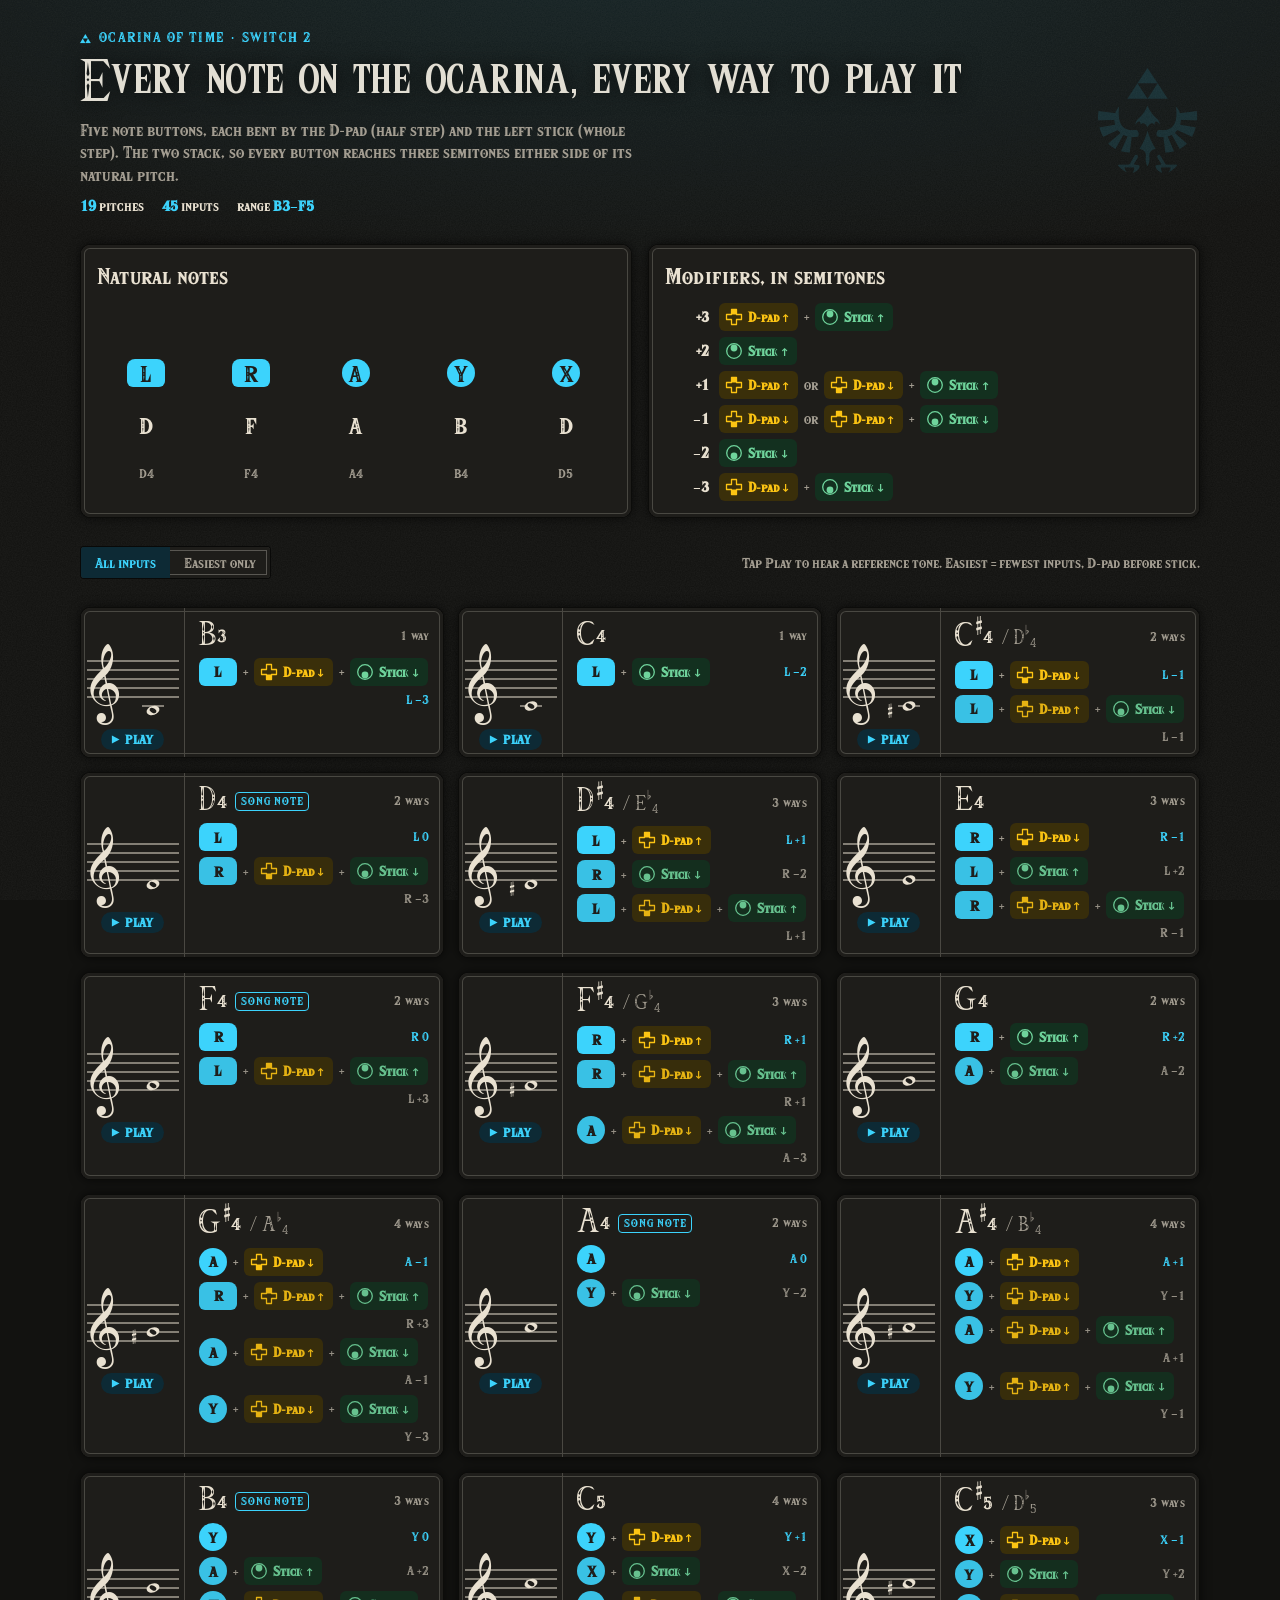
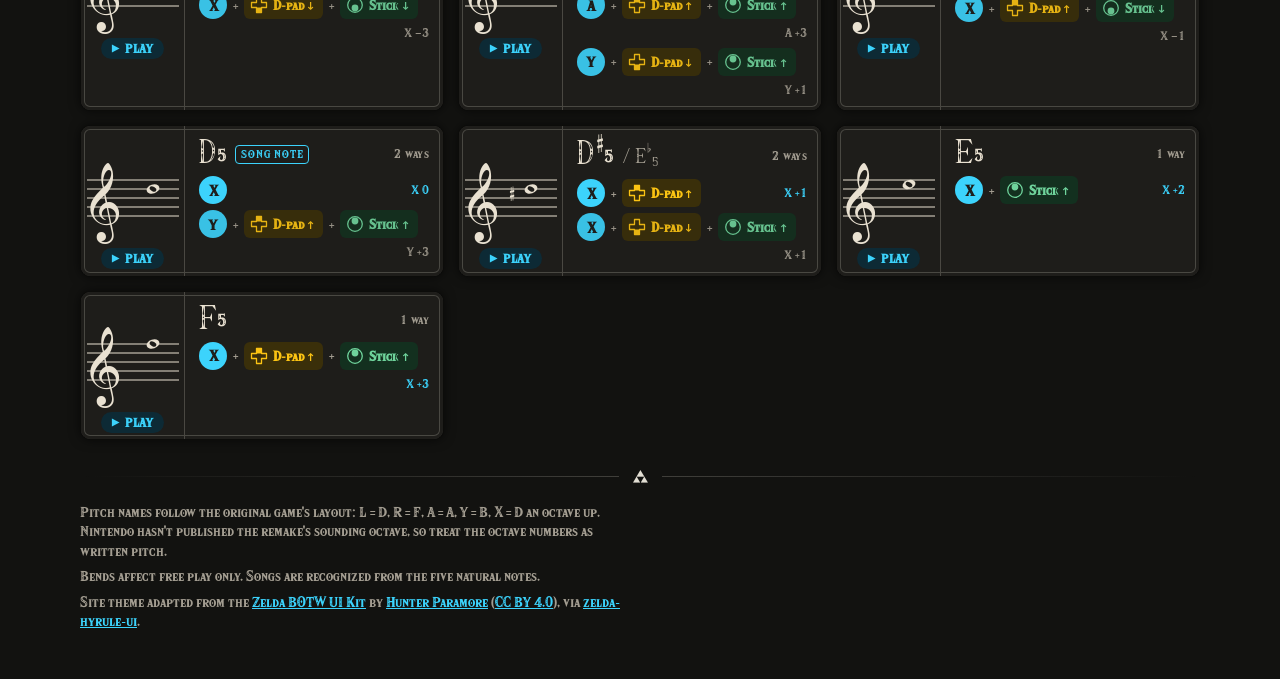
<file: Zelda Switch 2 Ocarina Note Chart.html>
<!doctype html><html data-palette="hyrule"><head><meta charset=utf8><meta name=viewport content="width=device-width,initial-scale=1,viewport-fit=cover"><style>:root{color-scheme:light;box-sizing:border-box;padding-top:env(safe-area-inset-top,0px);padding-bottom:env(safe-area-inset-bottom,0px)}html{scroll-padding-top:env(safe-area-inset-top,0px)}body{margin:0;padding:0;font:14px -apple-system,BlinkMacSystemFont,sans-serif;background:#fff;color:#000}img{max-width:100%}[hidden]:not([hidden=until-found i]){display:none!important}</style></head><body>
<title>Switch 2 Ocarina Note Chart</title>
<meta name="claude:viewport-fit-sides" content="cover">
<link rel="preconnect" href="https://fonts.googleapis.com">
<link rel="preconnect" href="https://fonts.gstatic.com" crossorigin>
<link rel="stylesheet" href="https://fonts.googleapis.com/css2?family=Bodoni+Moda:opsz,wght@6..96,500;6..96,700&family=IBM+Plex+Sans:wght@400;500;600&family=IBM+Plex+Mono:wght@500;600&family=Noto+Music&display=swap">
<style>
/* Layout: fingering-chart grid — each card pairs an engraved mini staff with every input that sounds that pitch, low to high. */
:root {
  --paper: #eef1f6;
  --surface: #ffffff;
  --ink: #18203a;
  --muted: #5a6479;
  --line: #d3d9e4;
  --accent: #2443a3;
  --accent-soft: #e2e8f8;
  --dpad: #9a5a07;
  --dpad-soft: #fbefdc;
  --stick: #0c6e60;
  --stick-soft: #dcf2ee;
  --staff: #18203a;
  --f-display: "Bodoni Moda", "Didot", "Bodoni 72", Georgia, serif;
  --f-body: "IBM Plex Sans", system-ui, -apple-system, "Segoe UI", sans-serif;
  --f-mono: "IBM Plex Mono", ui-monospace, "SF Mono", Menlo, monospace;
  --f-music: "Noto Music", "Bravura Text", "Segoe UI Symbol", "Apple Symbols", serif;
}
@media (prefers-color-scheme: dark) {
  :root:not([data-theme="light"]) {
    --paper: #0e1320; --surface: #161d2d; --ink: #e5e9f2; --muted: #98a2b6; --line: #2a3347;
    --accent: #93a9ff; --accent-soft: #1e2948; --dpad: #f2b45d; --dpad-soft: #3a2a12;
    --stick: #56d4bb; --stick-soft: #12352f; --staff: #e5e9f2; color-scheme: dark;
  }
}
:root[data-theme="dark"] {
  --paper: #0e1320; --surface: #161d2d; --ink: #e5e9f2; --muted: #98a2b6; --line: #2a3347;
  --accent: #93a9ff; --accent-soft: #1e2948; --dpad: #f2b45d; --dpad-soft: #3a2a12;
  --stick: #56d4bb; --stick-soft: #12352f; --staff: #e5e9f2; color-scheme: dark;
}

body {
  background: var(--paper);
  color: var(--ink);
  font-family: var(--f-body);
  font-size: 15px;
  line-height: 1.5;
}
.wrap {
  max-width: 1120px;
  margin: 0 auto;
  padding-block: 28px 48px;
  padding-left: max(16px, env(safe-area-inset-left, 0px));
  padding-right: max(16px, env(safe-area-inset-right, 0px));
  display: grid;
  gap: 28px;
}

/* Header */
header { display: grid; gap: 10px; }
.eyebrow {
  font-family: var(--f-mono); font-size: 12px; letter-spacing: .12em; text-transform: uppercase;
  color: var(--accent);
}
h1 {
  font-family: var(--f-display); font-weight: 700; font-size: clamp(30px, 6vw, 48px);
  line-height: 1.05; margin: 0; text-wrap: balance; letter-spacing: -.01em;
}
.lede { margin: 0; color: var(--muted); max-width: 62ch; }
.stats { display: flex; flex-wrap: wrap; gap: 8px 18px; font-family: var(--f-mono); font-size: 13px; }
.stats b { color: var(--accent); font-weight: 600; font-variant-numeric: tabular-nums; }

/* Key panels */
.key { display: grid; grid-template-columns: repeat(auto-fit, minmax(300px, 1fr)); gap: 16px; }
.panel {
  background: var(--surface); border: 1px solid var(--line); border-radius: 10px;
  padding: 16px; display: grid; gap: 12px; min-width: 0;
}
.panel h2 {
  margin: 0; font-family: var(--f-mono); font-size: 12px; letter-spacing: .1em;
  text-transform: uppercase; color: var(--muted); font-weight: 600;
}
.naturals { display: grid; grid-template-columns: repeat(5, 1fr); gap: 6px; }
.nat { display: grid; justify-items: center; gap: 6px; }
.nat span { font-family: var(--f-display); font-size: 20px; font-weight: 500; }
.nat small { font-family: var(--f-mono); font-size: 11px; color: var(--muted); }

.ladder { display: grid; gap: 6px; }
.rung {
  display: grid; grid-template-columns: 44px 1fr; align-items: center; gap: 10px;
  font-size: 13px;
}
.rung .off {
  font-family: var(--f-mono); font-weight: 600; font-variant-numeric: tabular-nums;
  text-align: right; color: var(--ink);
}
.rung .how { display: flex; flex-wrap: wrap; gap: 6px; align-items: center; color: var(--muted); }

/* Chips */
.btn {
  display: inline-grid; place-items: center; font-family: var(--f-mono); font-weight: 600;
  font-size: 13px; color: var(--surface); background: var(--accent);
  width: 28px; height: 28px; border-radius: 50%; flex: none;
}
.btn.sh { width: 38px; border-radius: 8px 8px 6px 6px; }
.mod {
  display: inline-flex; align-items: center; gap: 5px; height: 28px; padding: 0 9px 0 6px;
  border-radius: 6px; font-family: var(--f-mono); font-size: 12px; font-weight: 600; flex: none;
}
.mod svg { width: 18px; height: 18px; display: block; }
.mod.dpad { background: var(--dpad-soft); color: var(--dpad); }
.mod.stick { background: var(--stick-soft); color: var(--stick); }
.plus { color: var(--muted); font-size: 13px; }

/* Controls */
.toolbar { display: flex; flex-wrap: wrap; gap: 10px; align-items: center; justify-content: space-between; }
.seg { display: inline-flex; border: 1px solid var(--line); border-radius: 8px; overflow: hidden; background: var(--surface); }
.seg button {
  font: 500 13px var(--f-body); color: var(--muted); background: transparent; border: 0;
  padding: 8px 14px; cursor: pointer;
}
.seg button[aria-pressed="true"] { background: var(--accent-soft); color: var(--accent); }
.seg button:focus-visible, .play:focus-visible { outline: 2px solid var(--accent); outline-offset: 2px; }
.hint { font-size: 13px; color: var(--muted); }

/* Note cards */
.grid { display: grid; grid-template-columns: repeat(auto-fill, minmax(320px, 1fr)); gap: 14px; }
.card {
  background: var(--surface); border: 1px solid var(--line); border-radius: 10px;
  display: grid; grid-template-columns: 104px 1fr; min-width: 0; overflow: hidden;
}
.card.natural { border-color: color-mix(in srgb, var(--accent) 45%, var(--line)); }
.staffbox {
  border-right: 1px solid var(--line); display: grid; align-content: center; justify-items: center;
  padding: 6px 0; gap: 2px;
}
.staffbox > svg { width: 100px; height: auto; display: block; }
.play {
  font: 600 11px var(--f-mono); letter-spacing: .06em; text-transform: uppercase;
  color: var(--accent); background: var(--accent-soft); border: 0; border-radius: 999px;
  padding: 4px 10px; cursor: pointer; display: inline-flex; align-items: center; gap: 5px;
}
.play svg { width: 9px; height: 9px; }
.body { padding: 12px 14px; display: grid; gap: 10px; align-content: start; min-width: 0; }
.name { display: flex; align-items: baseline; gap: 8px; flex-wrap: wrap; }
.name strong { font-family: var(--f-display); font-size: 26px; font-weight: 700; line-height: 1; }
.name strong sub { font-size: .55em; vertical-align: baseline; position: relative; top: .15em; font-family: var(--f-body); font-weight: 500; }
.name .enh { font-family: var(--f-display); font-size: 17px; color: var(--muted); }
.name .count { margin-left: auto; font-family: var(--f-mono); font-size: 11px; color: var(--muted); letter-spacing: .04em; }
.tag {
  font-family: var(--f-mono); font-size: 10px; letter-spacing: .08em; text-transform: uppercase;
  color: var(--accent); border: 1px solid var(--accent); border-radius: 4px; padding: 1px 5px;
}
.combos { list-style: none; margin: 0; padding: 0; display: grid; gap: 6px; }
.combos li { display: flex; align-items: center; gap: 6px; flex-wrap: wrap; }
.combos li .delta {
  margin-left: auto; font-family: var(--f-mono); font-size: 11px; color: var(--muted);
  font-variant-numeric: tabular-nums;
}
.combos li.alt { opacity: .9; }
.combos li.first .delta { color: var(--accent); }
body.easiest .combos li:not(.first) { display: none; }

footer { font-size: 13px; color: var(--muted); display: grid; gap: 6px; }
footer p { margin: 0; max-width: 70ch; }

/* ---------- Hylian type and ornaments (fonts/ folder) ---------- */
@font-face { font-family: "Hylia Serif"; src: url("fonts/HyliaSerifBeta-Regular.otf") format("opentype"); font-display: swap; }
@font-face { font-family: "Hylian Symbols"; src: url("fonts/HylianSymbols.ttf") format("truetype"); font-display: block; }
@font-face { font-family: "Triforce"; src: url("fonts/Triforce.ttf") format("truetype"); font-display: swap; }
/* Triforce for the page title, Hylia Serif for everything else. The fonts after Hylia Serif
   only fill in characters it doesn't have (↑ ↓ ♭ ♯ · – °). */
:root {
  --f-main: "Triforce", "Hylia Serif", Georgia, serif;
  --f-hylia: "Hylia Serif", "Bodoni Moda", Georgia, serif;
  --f-display: "Hylia Serif", "Bodoni Moda", "Didot", Georgia, serif;
  --f-body: "Hylia Serif", "IBM Plex Sans", system-ui, -apple-system, "Segoe UI", sans-serif;
  --f-mono: "Hylia Serif", "IBM Plex Mono", ui-monospace, "SF Mono", Menlo, monospace;
}
/* Headings: single-weight fonts, so turn off faux bold. */
h1, .panel h2 { font-family: var(--f-hylia); font-weight: 400; font-synthesis: none; }
h1 { font-family: var(--f-main); letter-spacing: .01em; line-height: 1.1; }
.panel h2 { font-size: 20px; letter-spacing: .01em; text-transform: none; color: var(--ink); }
/* Note names on the cards use Triforce's decorative capitals; ♯ ♭ come from the serif after it. */
:root { --f-note: "Triforce", "Bodoni Moda", Georgia, serif; }
.name strong, .name .enh { font-family: var(--f-note); font-weight: 400; font-synthesis: none; letter-spacing: .02em; }
.name strong { font-size: 28px; }
/* Sharps and flats: superscript beside their letter (added by raiseAccidentals). */
.acc { font-family: "Bodoni Moda", var(--f-music); font-weight: 400; font-style: normal; font-size: max(.88em, 12px); line-height: 0; vertical-align: .5em; margin-left: .04em; }

.glyph { font-family: "Hylian Symbols"; font-weight: 400; font-style: normal; line-height: 1; letter-spacing: 0; text-transform: none; user-select: none; }
.eyebrow .glyph { font-size: 13px; margin-right: 8px; vertical-align: -1px; }
header { position: relative; }
.crest { position: absolute; right: 0; top: 50%; transform: translateY(-50%); font-size: 150px; color: var(--accent); opacity: .1; pointer-events: none; }
@media (min-width: 720px) { header { padding-right: 190px; } }
@media (max-width: 719px) { .crest { display: none; } }

.ornament { display: flex; align-items: center; gap: 14px; margin-bottom: 10px; color: var(--accent); }
.ornament::before, .ornament::after { content: ""; flex: 1; height: 1px; background: var(--line); }
.ornament .glyph { font-size: 18px; }

@media (max-width: 420px) {
  .card { grid-template-columns: 88px 1fr; }
  .staffbox > svg { width: 86px; }
  .name strong { font-size: 23px; }
}
@media (prefers-reduced-motion: reduce) { * { transition: none !important; } }
</style>
<link rel="stylesheet" href="theme.css">

<div class="wrap">
  <header>
    <span class="crest glyph" aria-hidden="true">k</span>
    <div class="eyebrow"><span class="glyph" aria-hidden="true">b</span>Ocarina of Time · Switch 2</div>
    <h1>Every note on the ocarina, every way to play it</h1>
    <p class="lede">Five note buttons, each bent by the D-pad (half step) and the left stick (whole step). The two stack, so every button reaches three semitones either side of its natural pitch.</p>
    <div class="stats"><span><b>19</b> pitches</span><span><b>45</b> inputs</span><span>range <b>B3–F5</b></span></div>
  </header>

  <section class="key" aria-label="Key">
    <div class="panel">
      <h2>Natural notes</h2>
      <div class="naturals" id="naturals"></div>
    </div>
    <div class="panel">
      <h2>Modifiers, in semitones</h2>
      <div class="ladder" id="ladder"></div>
    </div>
  </section>

  <div class="toolbar">
    <div class="seg" role="group" aria-label="Inputs shown">
      <button type="button" id="showAll" aria-pressed="true">All inputs</button>
      <button type="button" id="showEasy" aria-pressed="false">Easiest only</button>
    </div>
    <span class="hint">Tap Play to hear a reference tone. Easiest = fewest inputs, D-pad before stick.</span>
  </div>

  <main class="grid" id="grid"></main>

  <footer>
    <div class="ornament" aria-hidden="true"><span class="glyph">b</span></div>
    <p>Pitch names follow the original game's layout: L = D, R = F, A = A, Y = B, X = D an octave up. Nintendo hasn't published the remake's sounding octave, so treat the octave numbers as written pitch.</p>
    <p>Bends affect free play only. Songs are recognized from the five natural notes.</p>
    <p class="credit">Site theme adapted from the <a href="https://www.figma.com/community/file/965825767811358609" target="_blank" rel="noopener">Zelda BOTW UI Kit</a> by <a href="https://hunterparamore.com" target="_blank" rel="noopener">Hunter Paramore</a> (<a href="https://creativecommons.org/licenses/by/4.0/" target="_blank" rel="noopener">CC BY 4.0</a>), via <a href="https://github.com/chaos-xxl/zelda-hyrule-ui" target="_blank" rel="noopener">zelda-hyrule-ui</a>.</p>
  </footer>
</div>

<script>
const DATA = [{"midi":59,"name":"B","oct":3,"alt":null,"combos":[["L","D-pad↓","stick↓"]]},{"midi":60,"name":"C","oct":4,"alt":null,"combos":[["L","stick↓"]]},{"midi":61,"name":"C♯","oct":4,"alt":"D♭","combos":[["L","D-pad↓"],["L","D-pad↑","stick↓"]]},{"midi":62,"name":"D","oct":4,"alt":null,"combos":[["L"],["R","D-pad↓","stick↓"]]},{"midi":63,"name":"D♯","oct":4,"alt":"E♭","combos":[["L","D-pad↑"],["R","stick↓"],["L","D-pad↓","stick↑"]]},{"midi":64,"name":"E","oct":4,"alt":null,"combos":[["L","stick↑"],["R","D-pad↓"],["R","D-pad↑","stick↓"]]},{"midi":65,"name":"F","oct":4,"alt":null,"combos":[["R"],["L","D-pad↑","stick↑"]]},{"midi":66,"name":"F♯","oct":4,"alt":"G♭","combos":[["R","D-pad↑"],["R","D-pad↓","stick↑"],["A","D-pad↓","stick↓"]]},{"midi":67,"name":"G","oct":4,"alt":null,"combos":[["R","stick↑"],["A","stick↓"]]},{"midi":68,"name":"G♯","oct":4,"alt":"A♭","combos":[["A","D-pad↓"],["R","D-pad↑","stick↑"],["A","D-pad↑","stick↓"],["Y","D-pad↓","stick↓"]]},{"midi":69,"name":"A","oct":4,"alt":null,"combos":[["A"],["Y","stick↓"]]},{"midi":70,"name":"A♯","oct":4,"alt":"B♭","combos":[["A","D-pad↑"],["Y","D-pad↓"],["A","D-pad↓","stick↑"],["Y","D-pad↑","stick↓"]]},{"midi":71,"name":"B","oct":4,"alt":null,"combos":[["Y"],["A","stick↑"],["X","D-pad↓","stick↓"]]},{"midi":72,"name":"C","oct":5,"alt":null,"combos":[["Y","D-pad↑"],["X","stick↓"],["A","D-pad↑","stick↑"],["Y","D-pad↓","stick↑"]]},{"midi":73,"name":"C♯","oct":5,"alt":"D♭","combos":[["Y","stick↑"],["X","D-pad↓"],["X","D-pad↑","stick↓"]]},{"midi":74,"name":"D","oct":5,"alt":null,"combos":[["X"],["Y","D-pad↑","stick↑"]]},{"midi":75,"name":"D♯","oct":5,"alt":"E♭","combos":[["X","D-pad↑"],["X","D-pad↓","stick↑"]]},{"midi":76,"name":"E","oct":5,"alt":null,"combos":[["X","stick↑"]]},{"midi":77,"name":"F","oct":5,"alt":null,"combos":[["X","D-pad↑","stick↑"]]}];

const BASE = { L: 62, R: 65, A: 69, Y: 71, X: 74 };
const NAT = [["L","D",4],["R","F",4],["A","A",4],["Y","B",4],["X","D",5]];
const LETTER_STEP = { C:0, D:1, E:2, F:3, G:4, A:5, B:6 };
const NS = "http://www.w3.org/2000/svg";

/* ---------- chips ---------- */
function btnChip(b) {
  const s = document.createElement("span");
  s.className = "btn" + (b === "L" || b === "R" ? " sh" : "");
  s.textContent = b;
  s.setAttribute("aria-label", b + " button");
  return s;
}
function dpadIcon(dir) {
  // cross with the pressed arm filled
  const up = dir === "up";
  return `<svg viewBox="0 0 18 18" aria-hidden="true">
    <path d="M6.5 1.5h5v5h5v5h-5v5h-5v-5h-5v-5h5z" fill="none" stroke="currentColor" stroke-width="1.3" stroke-linejoin="round"/>
    <path d="${up ? "M6.5 1.5h5v5h-5z" : "M6.5 11.5h5v5h-5z"}" fill="currentColor"/>
  </svg>`;
}
function stickIcon(dir) {
  const up = dir === "up";
  return `<svg viewBox="0 0 18 18" aria-hidden="true">
    <circle cx="9" cy="9" r="7.3" fill="none" stroke="currentColor" stroke-width="1.3"/>
    <circle cx="9" cy="${up ? 6 : 12}" r="3.4" fill="currentColor"/>
  </svg>`;
}
function modChip(label) {
  const s = document.createElement("span");
  const isDpad = label.startsWith("D-pad");
  const dir = label.endsWith("↑") ? "up" : "down";
  s.className = "mod " + (isDpad ? "dpad" : "stick");
  s.innerHTML = (isDpad ? dpadIcon(dir) : stickIcon(dir)) +
    `<span>${isDpad ? "D-pad" : "Stick"} ${dir === "up" ? "↑" : "↓"}</span>`;
  s.setAttribute("aria-label", (isDpad ? "D-pad " : "Left stick ") + dir);
  return s;
}
function plus() { const s = document.createElement("span"); s.className = "plus"; s.textContent = "+"; s.setAttribute("aria-hidden","true"); return s; }
function comboNodes(parts) {
  const out = [];
  parts.forEach((p, i) => {
    if (i) out.push(plus());
    out.push(i === 0 ? btnChip(p) : modChip(p));
  });
  return out;
}
function offsetOf(parts) {
  let o = 0;
  for (const p of parts.slice(1)) {
    if (p === "D-pad↑") o += 1; else if (p === "D-pad↓") o -= 1;
    else if (p === "stick↑") o += 2; else if (p === "stick↓") o -= 2;
  }
  return o;
}
const fmtOff = o => (o > 0 ? "+" + o : o < 0 ? "−" + Math.abs(o) : "0");

/* ---------- staff ---------- */
function staff(letter, oct, sharp) {
  // diatonic step: C4 = 0; bottom line E4 = 2
  const step = LETTER_STEP[letter] + (oct - 4) * 7;
  const sp = 9, bottom = 82;
  const y = st => bottom - (st - 2) * (sp / 2);
  const svg = document.createElementNS(NS, "svg");
  svg.setAttribute("viewBox", "0 0 100 112");
  svg.setAttribute("role", "img");
  svg.setAttribute("aria-label", `${letter}${sharp ? " sharp" : ""} ${oct} on treble staff`);
  let h = "";
  for (let st = 2; st <= 10; st += 2) {
    h += `<line x1="4" x2="96" y1="${y(st)}" y2="${y(st)}" stroke="var(--staff)" stroke-width="1" />`;
  }
  // treble clef: curl wraps the G line (step 4)
  h += `<text x="5" y="${y(2) + 9}" font-family="var(--f-music)" font-size="${sp * 5.2}" fill="var(--staff)">𝄞</text>`;
  const nx = 70;
  // ledger lines below the staff (C4 and lower)
  for (let st = 0; st >= step; st -= 2) {
    h += `<line x1="${nx - 11}" x2="${nx + 11}" y1="${y(st)}" y2="${y(st)}" stroke="var(--staff)" stroke-width="1.2" />`;
  }
  if (sharp) {
    h += `<text x="${nx - 22}" y="${y(step) + 6.5}" font-family="var(--f-music)" font-size="19" fill="var(--staff)">♯</text>`;
  }
  // whole note
  h += `<g transform="translate(${nx} ${y(step)}) rotate(-18)">
          <ellipse rx="6.6" ry="4.4" fill="var(--staff)" />
          <ellipse rx="3.6" ry="2.2" fill="var(--surface)" transform="rotate(48)" />
        </g>`;
  svg.innerHTML = h;
  return svg;
}

/* ---------- audio ---------- */
let ctx = null;
function play(midi) {
  try {
    ctx = ctx || new (window.AudioContext || window.webkitAudioContext)();
    if (ctx.state === "suspended") ctx.resume();
    const f = 440 * Math.pow(2, (midi - 69) / 12);
    const t = ctx.currentTime;
    const o = ctx.createOscillator(), g = ctx.createGain();
    const lfo = ctx.createOscillator(), lg = ctx.createGain();
    o.type = "sine"; o.frequency.value = f;
    lfo.frequency.value = 5.2; lg.gain.value = f * 0.004;
    lfo.connect(lg).connect(o.frequency);
    g.gain.setValueAtTime(0, t);
    g.gain.linearRampToValueAtTime(0.28, t + 0.05);
    g.gain.setValueAtTime(0.28, t + 0.9);
    g.gain.exponentialRampToValueAtTime(0.0001, t + 1.3);
    o.connect(g).connect(ctx.destination);
    o.start(t); lfo.start(t); o.stop(t + 1.35); lfo.stop(t + 1.35);
  } catch (e) { /* audio unavailable */ }
}
const playIcon = `<svg viewBox="0 0 10 10" aria-hidden="true"><path d="M1 0.5 9.5 5 1 9.5z" fill="currentColor"/></svg>`;

/* ---------- key panels ---------- */
const nat = document.getElementById("naturals");
NAT.forEach(([b, l, o]) => {
  const d = document.createElement("div");
  d.className = "nat";
  d.append(btnChip(b));
  d.insertAdjacentHTML("beforeend", `<span>${l}</span><small>${l}${o}</small>`);
  nat.append(d);
});

const RUNGS = [
  [3, [["D-pad↑","stick↑"]]],
  [2, [["stick↑"]]],
  [1, [["D-pad↑"], ["D-pad↓","stick↑"]]],
  [-1, [["D-pad↓"], ["D-pad↑","stick↓"]]],
  [-2, [["stick↓"]]],
  [-3, [["D-pad↓","stick↓"]]],
];
const lad = document.getElementById("ladder");
RUNGS.forEach(([off, ways]) => {
  const r = document.createElement("div");
  r.className = "rung";
  r.innerHTML = `<span class="off">${fmtOff(off)}</span>`;
  const how = document.createElement("div");
  how.className = "how";
  ways.forEach((w, i) => {
    if (i) { const or = document.createElement("span"); or.textContent = "or"; how.append(or); }
    w.forEach((m, j) => { if (j) how.append(plus()); how.append(modChip(m)); });
  });
  r.append(how);
  lad.append(r);
});

/* ---------- note cards ---------- */
const grid = document.getElementById("grid");
// easiest first: fewest inputs, then D-pad (exact) before stick (needs full tilt)
const effort = c => c.length * 10 + (c.some(p => p.startsWith("stick")) ? 1 : 0);
DATA.forEach(n => n.combos.sort((a, b) => effort(a) - effort(b)));
DATA.forEach(n => {
  const sharp = n.name.includes("♯");
  const letter = n.name[0];
  const isNatural = n.combos.some(c => c.length === 1);
  const card = document.createElement("article");
  card.className = "card" + (isNatural ? " natural" : "");

  const sb = document.createElement("div");
  sb.className = "staffbox";
  sb.append(staff(letter, n.oct, sharp));
  const pb = document.createElement("button");
  pb.type = "button"; pb.className = "play";
  pb.id = "play-" + n.midi;
  pb.innerHTML = playIcon + "Play";
  pb.setAttribute("aria-label", `Play ${n.name}${n.oct}`);
  pb.addEventListener("click", () => play(n.midi));
  sb.append(pb);

  const body = document.createElement("div");
  body.className = "body";
  const ways = n.combos.length;
  body.innerHTML = `<div class="name">
      <strong>${n.name}<sub>${n.oct}</sub></strong>
      ${n.alt ? `<span class="enh">/ ${n.alt}<sub style="font-size:.6em">${n.oct}</sub></span>` : ""}
      ${isNatural ? `<span class="tag">Song note</span>` : ""}
      <span class="count">${ways} ${ways === 1 ? "way" : "ways"}</span>
    </div>`;
  const ul = document.createElement("ul");
  ul.className = "combos";
  n.combos.forEach((c, i) => {
    const li = document.createElement("li");
    li.className = i === 0 ? "first" : "alt";
    comboNodes(c).forEach(x => li.append(x));
    const d = document.createElement("span");
    d.className = "delta";
    d.textContent = c[0] + " " + fmtOff(offsetOf(c));
    li.append(d);
    ul.append(li);
  });
  body.append(ul);
  card.append(sb, body);
  grid.append(card);
});

/* ---------- toggle ---------- */
const bAll = document.getElementById("showAll"), bEasy = document.getElementById("showEasy");
function setMode(easy) {
  document.body.classList.toggle("easiest", easy);
  bAll.setAttribute("aria-pressed", String(!easy));
  bEasy.setAttribute("aria-pressed", String(easy));
  try { localStorage.setItem("ocarina-mode", easy ? "easy" : "all"); } catch (e) {}
}
bAll.addEventListener("click", () => setMode(false));
bEasy.addEventListener("click", () => setMode(true));
try { if (localStorage.getItem("ocarina-mode") === "easy") setMode(true); } catch (e) {}
/* ---------- superscript accidentals ----------
   Wrap every ♯/♭ in the page text in <span class="acc"> so it sits raised beside its letter.
   Staff drawings (SVG) keep their notation as is; the letters themselves are untouched. */
function raiseAccidentals(root) {
  const walker = document.createTreeWalker(root, NodeFilter.SHOW_TEXT, {
    acceptNode: t => /[♯♭]/.test(t.nodeValue) && !t.parentElement.closest("svg, script, style, .acc")
      ? NodeFilter.FILTER_ACCEPT : NodeFilter.FILTER_REJECT,
  });
  const found = [];
  while (walker.nextNode()) found.push(walker.currentNode);
  for (const t of found) {
    const frag = document.createDocumentFragment();
    for (const part of t.nodeValue.split(/([♯♭])/)) {
      if (!part) continue;
      if (part === "♯" || part === "♭") {
        const s = document.createElement("span");
        s.className = "acc";
        s.textContent = part;
        frag.append(s);
      } else frag.append(part);
    }
    t.replaceWith(frag);
  }
}
raiseAccidentals(document.body);
</script>

</body></html>
</file>
<file: theme.css>
/* Site theme: the Hyrule UI look (dark slate, tan inset frames, Sheikah-blue glow).
   Design adapted from the Zelda BOTW UI Kit by Hunter Paramore (CC BY 4.0),
   https://www.figma.com/community/file/965825767811358609, by way of zelda-hyrule-ui
   (https://github.com/chaos-xxl/zelda-hyrule-ui, MIT). Credited in each page's footer.

   Every page reads its colors from the same variables, so this file only resets them and adds trim.
   It applies to pages whose <html> has data-palette="hyrule", and must load after the page's own <style>. */

:root[data-palette="hyrule"],
:root[data-palette="hyrule"] .dl-menu {
  color-scheme: dark;
  --paper: #121210; --surface: #1e1d1a; --ink: #e9e1d1; --muted: #a39d91; --line: #4a4842;
  --accent: #3cd3fc; --accent-soft: #0d2a35; --accent-line: rgb(60 211 252 / .3); --staff: #e9e1d1;
  --dpad: #fcc413; --dpad-soft: #3a2f0a; --stick: #6fd49c; --stick-soft: #13301f;
  --warn: #ff8a80; --warn-soft: #3d1a18; --ok: #7bd99a; --ok-soft: #15301f; --mid: #f2c46b; --mid-soft: #382a10;
  --dim: #605c55; --row-sharp: #191816; --gl: #423f3a; --gl2: #2f2d29; --gl4: #5c5952;
  --shadow: 0 10px 28px rgb(0 0 0 / .5);
  --tan: #e2ded3; --frame: rgb(226 222 211 / .22); --sheikah: #3cd3fc; --sheikah-glow: #4fc0ff; --sheikah-bg: #0a1428;
}

/* Page: dark slate with a faint grain and a blue haze at the top */
:root[data-palette="hyrule"] body { background-color: var(--paper); }
:root[data-palette="hyrule"] body::before {
  content: ""; position: fixed; inset: 0; z-index: -1; pointer-events: none;
  background-image:
    url("data:image/svg+xml,%3Csvg xmlns='http://www.w3.org/2000/svg' width='240' height='240'%3E%3Cfilter id='n'%3E%3CfeTurbulence type='fractalNoise' baseFrequency='.8' numOctaves='3' stitchTiles='stitch'/%3E%3CfeColorMatrix values='0 0 0 0 1 0 0 0 0 1 0 0 0 0 1 .05 0 0 0 0'/%3E%3C/filter%3E%3Crect width='100%25' height='100%25' filter='url(%23n)'/%3E%3C/svg%3E"),
    radial-gradient(120% 55% at 50% -8%, rgb(60 211 252 / .10), transparent 70%);
}
:root[data-palette="hyrule"] h1 { color: var(--tan); text-shadow: 0 0 20px rgb(0 0 0 / .8); }
:root[data-palette="hyrule"] .crest { color: var(--sheikah); opacity: .12; }
:root[data-palette="hyrule"] .ornament { color: var(--tan); }
:root[data-palette="hyrule"] .ornament::before { background: linear-gradient(to right, transparent, var(--frame)); }
:root[data-palette="hyrule"] .ornament::after { background: linear-gradient(to left, transparent, var(--frame)); }

/* Panels and cards: a tan line inset 3px from the edge */
:root[data-palette="hyrule"] :is(.panel, .card, .rollbox) {
  border-color: rgb(0 0 0 / .6);
  box-shadow: inset 0 0 0 3px var(--surface), inset 0 0 0 4px var(--frame), 0 0 11px rgb(0 0 0 / .6);
}

/* Buttons: same inset frame, italic labels, warm glow on hover */
:root[data-palette="hyrule"] :is(.ctl, .seg) {
  border-color: rgb(0 0 0 / .7); border-radius: 4px; font-style: italic;
  box-shadow: inset 0 0 0 3px var(--surface), inset 0 0 0 4px rgb(226 222 211 / .3);
  transition: box-shadow .25s cubic-bezier(.4, 0, .2, 1), background .25s;
}
:root[data-palette="hyrule"] .ctl:hover:not([disabled]) {
  background: var(--surface);
  box-shadow: inset 0 0 0 3px var(--surface), inset 0 0 0 4px rgb(226 222 211 / .7),
    inset 0 0 7px 3px rgb(246 231 152 / .35), 0 0 12px 1px rgb(227 227 200 / .5);
}
/* The main action (Play) in Sheikah blue */
:root[data-palette="hyrule"] .ctl.primary {
  background: var(--sheikah-bg); color: var(--sheikah); border-color: #000;
  box-shadow: inset 0 0 0 3px var(--sheikah-bg), inset 0 0 0 4px rgb(60 211 252 / .55), 0 0 8px rgb(79 192 255 / .4);
}
:root[data-palette="hyrule"] .ctl.primary:hover {
  background: var(--sheikah-bg);
  box-shadow: inset 0 0 0 3px var(--sheikah-bg), inset 0 0 0 4px var(--sheikah), 0 0 10px var(--sheikah-glow), 0 1px 11px #0a8dd7;
}
:root[data-palette="hyrule"] :is(.sel-wrap select, .namerow input) { border-radius: 4px; border-color: rgb(226 222 211 / .3); }

/* Site top bar (index.html): near-black band, tan text, glowing current tab */
:root[data-palette="hyrule"] header.bar {
  --surface: #080807; --ink: var(--tan); --accent: var(--sheikah); --accent-soft: rgb(60 211 252 / .16);
  background: linear-gradient(#20201f, #080807 70%);
  border-bottom: 1px solid rgb(226 222 211 / .35);
  box-shadow: 0 0 11px rgb(0 0 0 / .8);
}
:root[data-palette="hyrule"] .tabs a[aria-current="page"] { border-bottom-color: var(--sheikah); text-shadow: 0 0 8px var(--sheikah-glow); }
:root[data-palette="hyrule"] .dl-btn { border: 1px solid rgb(60 211 252 / .45); border-radius: 4px; }
:root[data-palette="hyrule"] .dl-menu { border-color: rgb(226 222 211 / .35); }

/* Credit line in each page's footer */
:root[data-palette="hyrule"] footer .credit a { color: var(--accent); }

/* Downloads: the Major Key PDF renders an off-screen copy (.exporting) in print colors. Keep the theme out of it. */
:root[data-palette="hyrule"] .exporting { color-scheme: light; --tan: var(--ink); --frame: var(--line); --sheikah: var(--accent); }
:root[data-palette="hyrule"] .exporting :is(.panel, .card, .rollbox, .ctl, .seg) { border-color: var(--line); box-shadow: none; }
:root[data-palette="hyrule"] .exporting h1 { text-shadow: none; }
</file>
